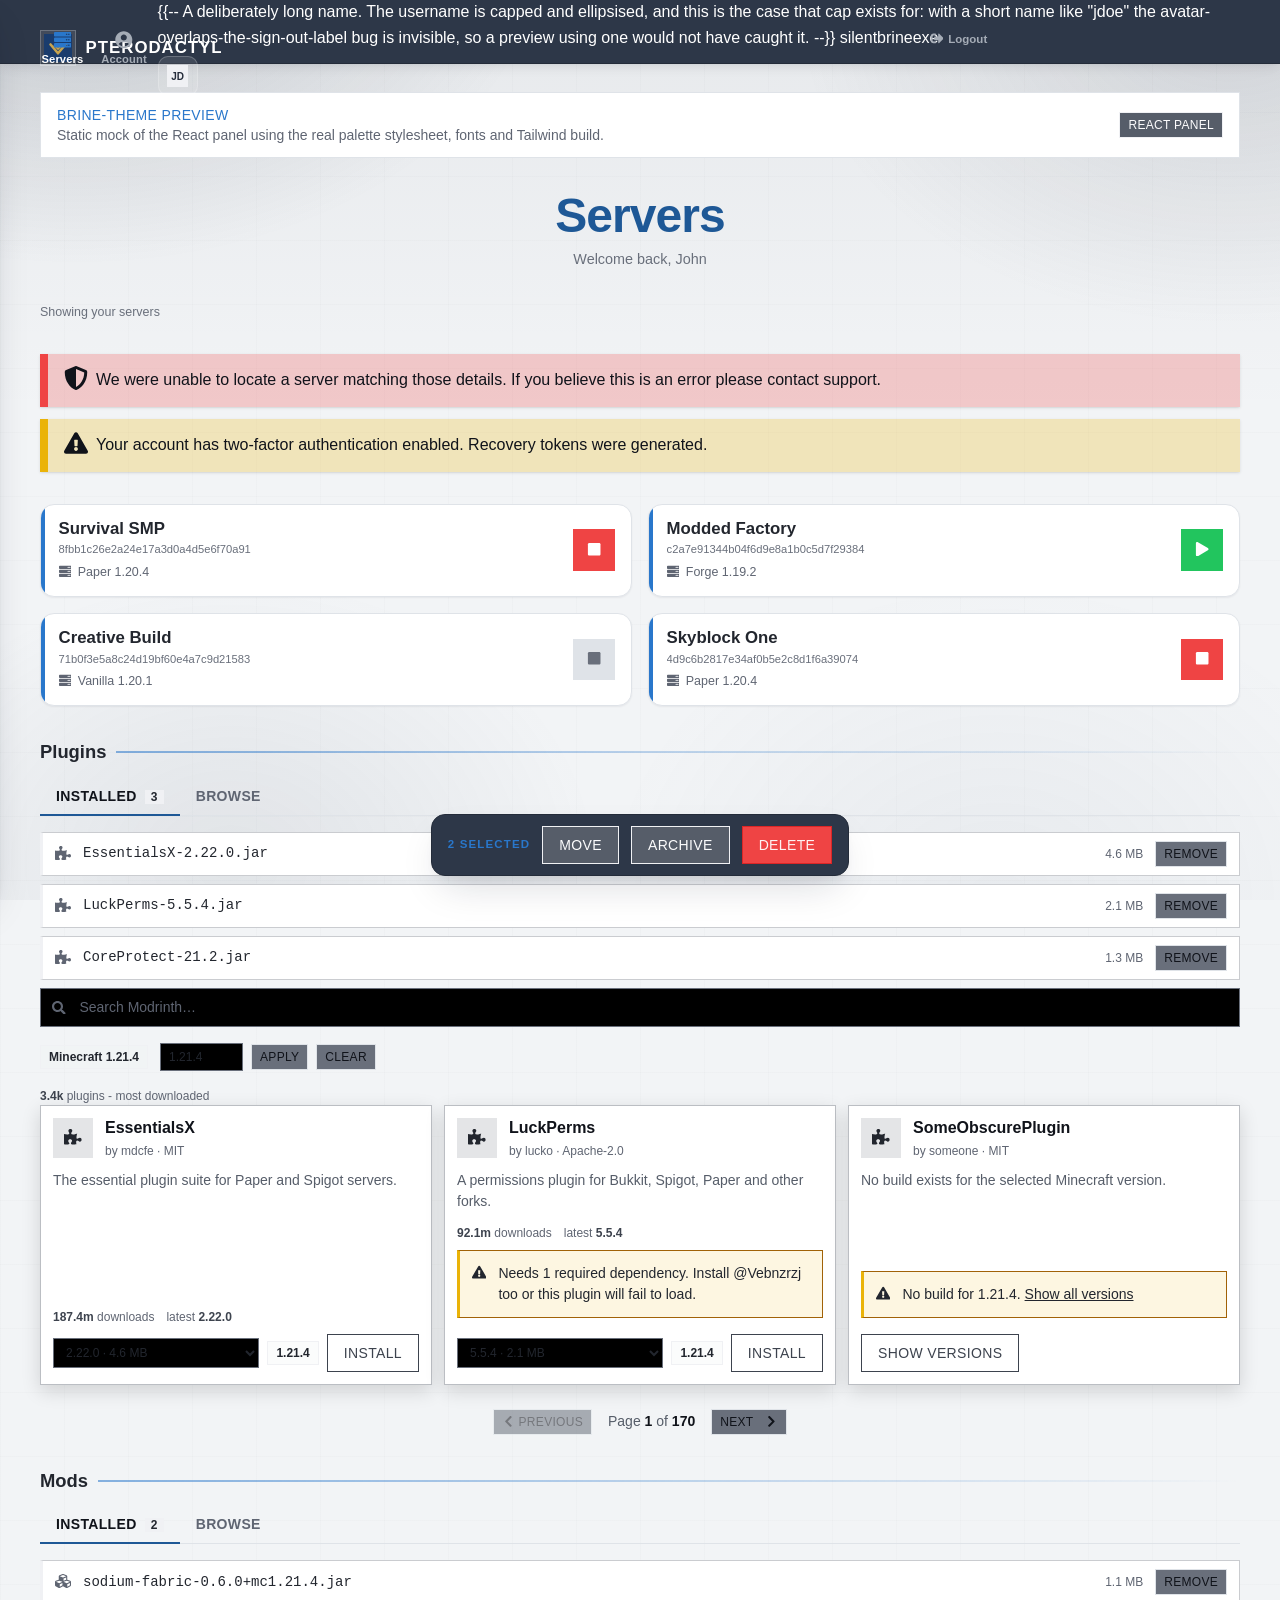
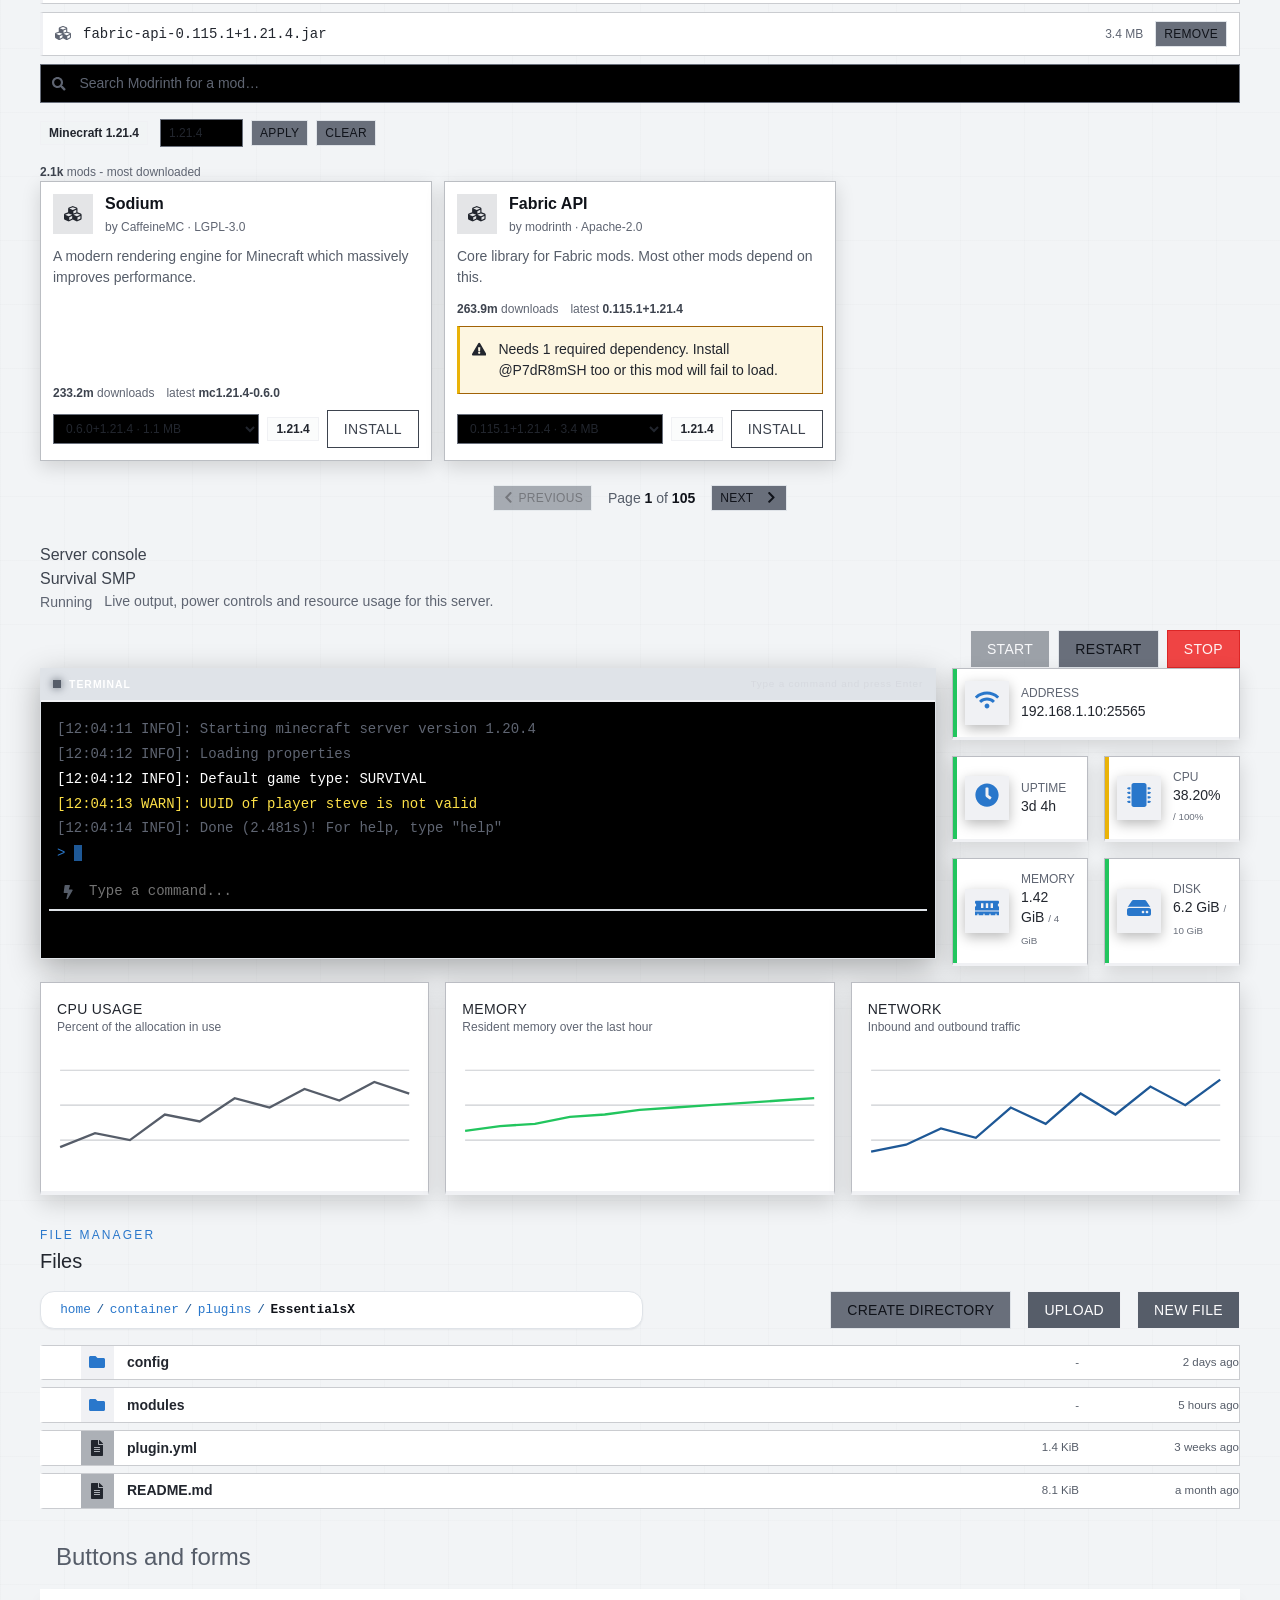
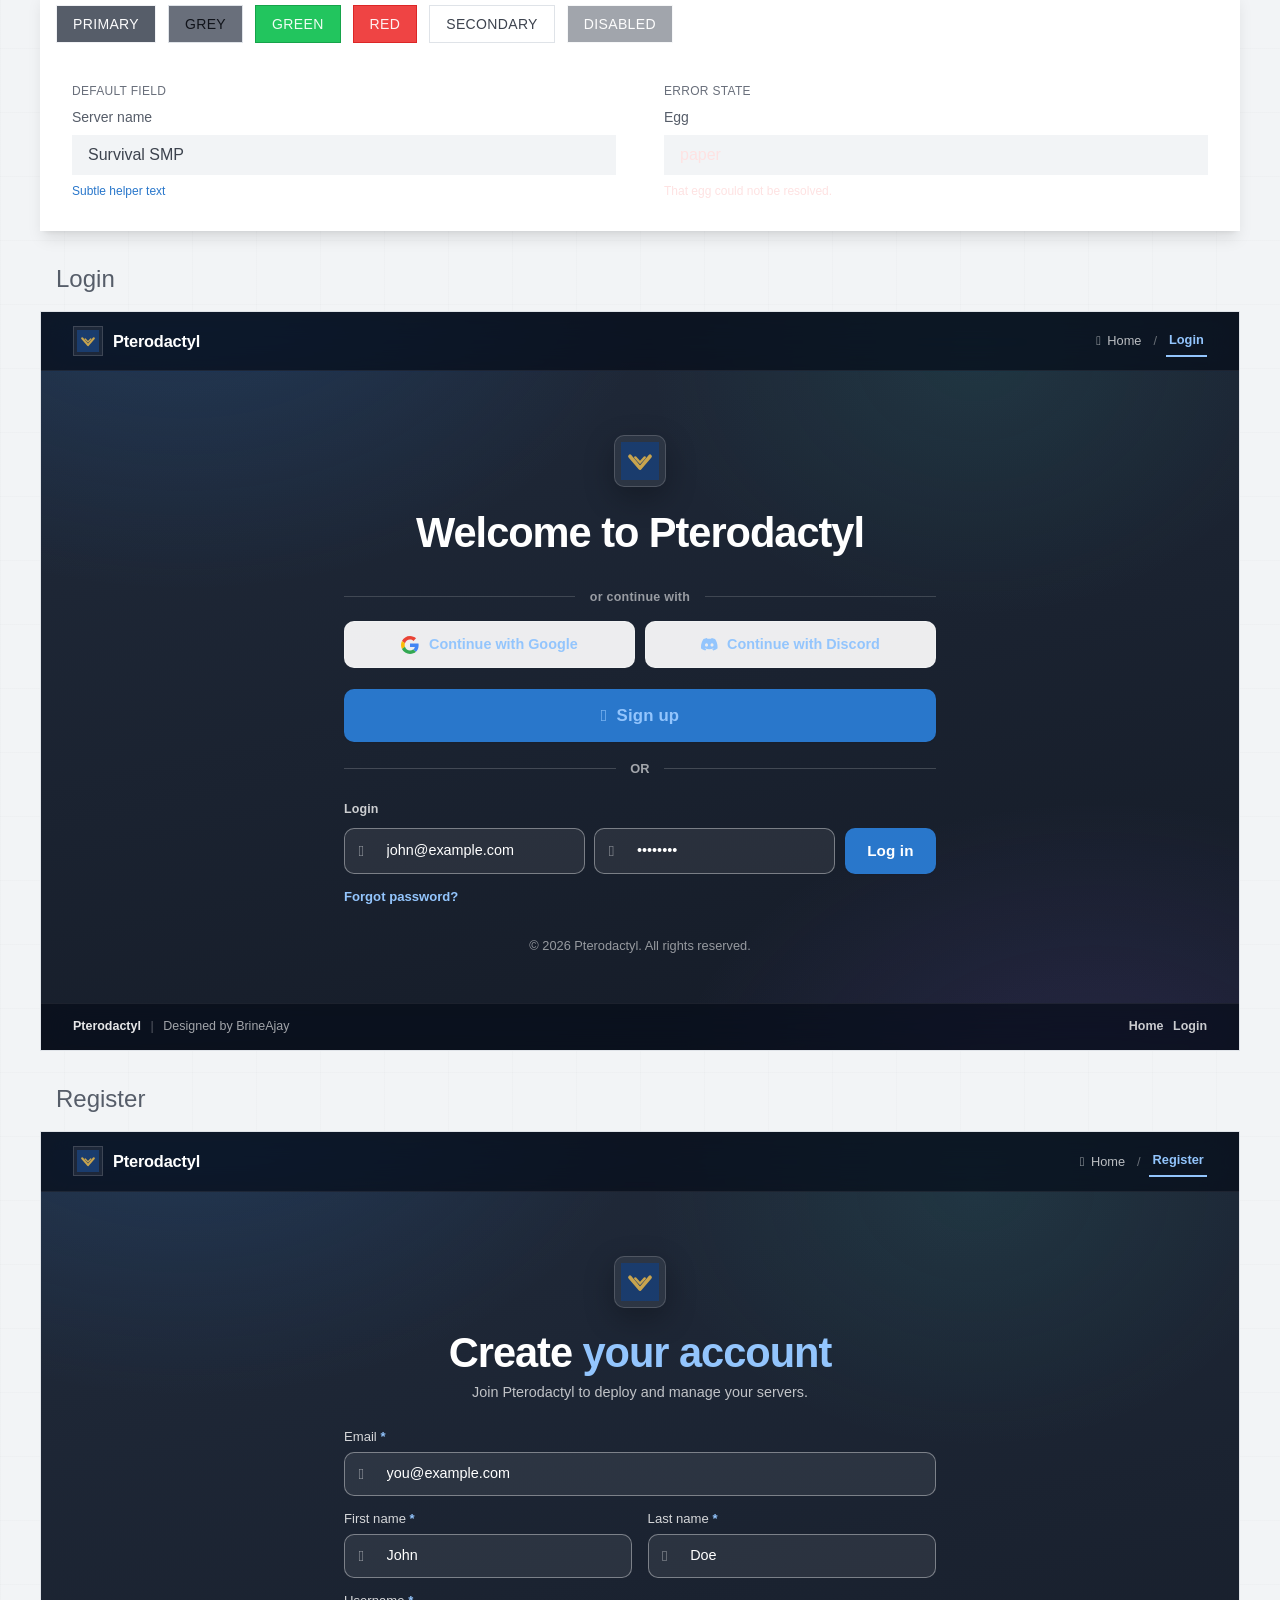
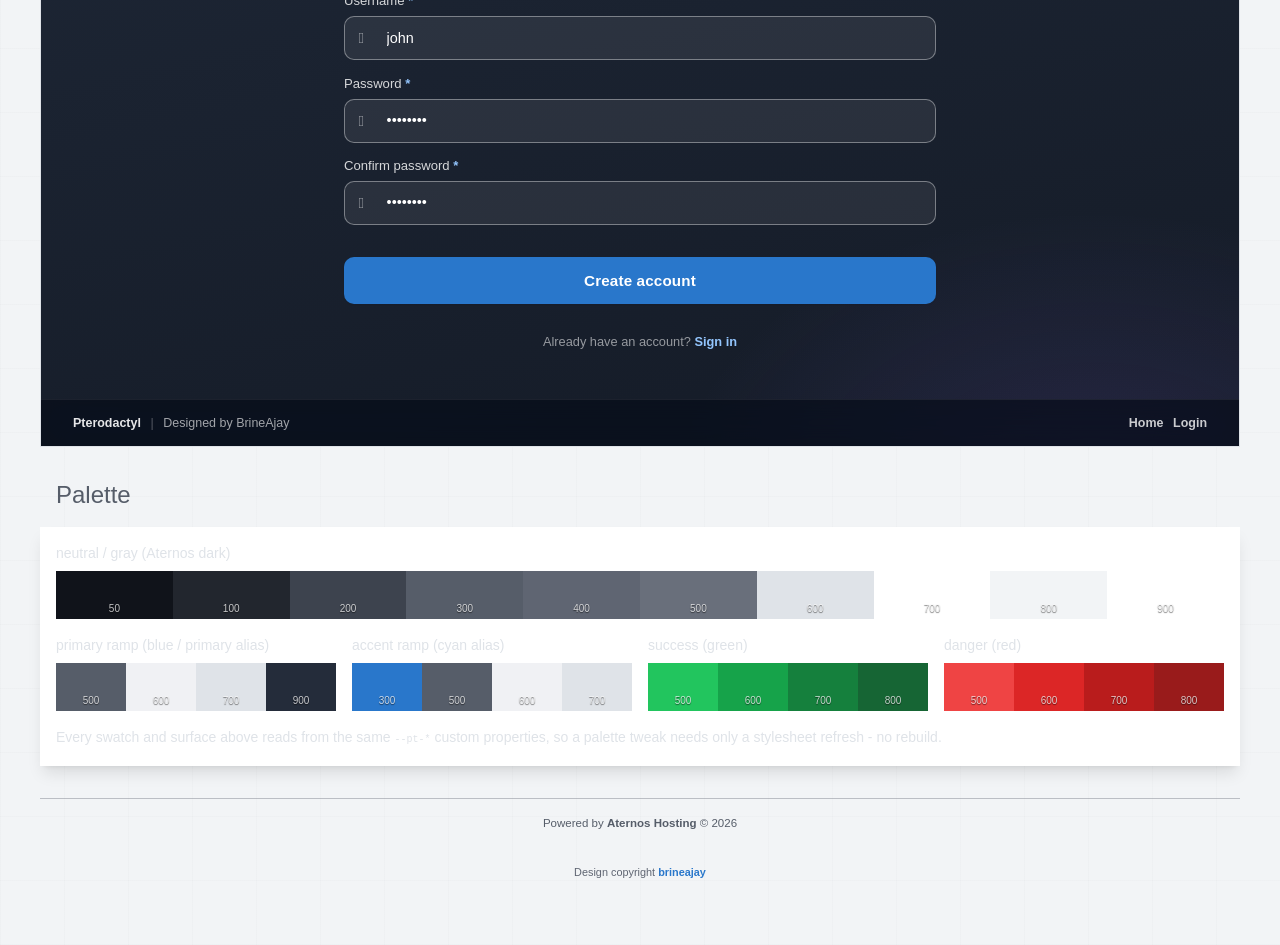
<file: preview/index.html>
<!DOCTYPE html>
<html lang="en" data-theme="dark">
    <head>
        <meta charset="utf-8" />
        <meta name="viewport" content="width=device-width, initial-scale=1" />
        <meta name="theme-color" content="#19152e" />
        <title>brine-theme - React panel preview</title>


        <link rel="stylesheet" href="../theme/public/themes/pterodactyl/css/pterodactyl-theme.css" />
        <link rel="stylesheet" href="panel-preview.css" />
    </head>

    <body class="bg-neutral-800 text-neutral-200">
        <div class="pt-shell">
            <div class="pt-shell-body">
                <!-- NavigationBar.tsx ------------------------------------------>
                <!--
                    Mirrors the real component: a two-column grid of
                    pt-topbar-lead (burger, brand lockup, page title) taking the
                    slack, and pt-topbar-tail carrying the icon-over-label
                    navigation plus a pt-topbar-account group holding the username,
                    the logout button and the avatar. There is no quick-link
                    cluster any more: Home / Discord / Status are no longer
                    rendered in the topbar, though Site Settings still configures
                    them and the auth screens still use Home. There is no
                    pt-sidebar either - the reference shell is a topbar only - so
                    the preview no longer renders one, or the audit this file was
                    used for would be reading markup that does not exist.
                -->
                <header class="pt-topbar">
                    <div class="pt-topbar-lead">
                        <button type="button" class="pt-burger" id="ptPreviewBurger" aria-label="Open navigation menu">
                            <span data-icon="bars" data-icon-size="1.1rem"></span>
                        </button>
                        <a href="#" class="pt-brand">
                            <span class="pt-brand-mark">
                                <img src="../theme/public/themes/pterodactyl/images/logo.svg" alt="">
                            </span>
                            <span class="pt-brand-name">Pterodactyl</span>
                        </a>
                        <span class="pt-topbar-where">
                            <strong>Dashboard</strong>
                            <small>Pterodactyl</small>
                        </span>
                    </div>

                    <div class="pt-topbar-tail">
                        <a href="#" class="pt-topnav-item active">
                            <span class="pt-topnav-icon" data-icon="server"></span>
                            <span class="pt-topnav-label">Servers</span>
                        </a>
                        <a href="#" class="pt-topnav-item">
                            <span class="pt-topnav-icon" data-icon="user-circle"></span>
                            <span class="pt-topnav-label">Account</span>
                        </a>
                        <div class="pt-topbar-account">
                            <div class="pt-topbar-user">
                                {{-- A deliberately long name. The username is capped
                                     and ellipsised, and this is the case that cap
                                     exists for: with a short name like "jdoe" the
                                     avatar-overlaps-the-sign-out-label bug is
                                     invisible, so a preview using one would not
                                     have caught it. --}}
                                <span class="pt-topbar-username">silentbrineexe</span>
                                <button type="button" class="pt-logout-btn">
                                    <span data-icon="sign-out-alt" data-icon-size="0.8rem"></span>
                                    <span>Logout</span>
                                </button>
                            </div>
                            <span class="pt-avatar-btn" style="cursor: default">
                                <span class="flex items-center justify-center w-full h-full rounded-full bg-gold-600 text-navy-900 text-2xs font-bold">JD</span>
                            </span>
                        </div>
                    </div>
                </header>

                <main class="pt-shell-main">
                    <div class="mx-auto w-full max-w-[1200px] space-y-8">
                        <!-- Preview banner ------------------------------------>
                        <section class="rounded border border-neutral-600 bg-neutral-700 px-4 py-3 flex flex-wrap items-center justify-between gap-3">
                            <div class="min-w-0">
                                <p class="text-sm uppercase tracking-wide text-gold-300">brine-theme preview</p>
                                <p class="text-neutral-400 text-sm">
                                    Static mock of the React panel using the real palette stylesheet, fonts and Tailwind build.
                                </p>
                            </div>
                            <div class="flex gap-3">
                                <a href="index.html" class="pt-btn pt-btn-primary pt-btn-xs">React panel</a>
                            </div>
                        </section>

                        <!-- DashboardContainer: head + Create row ----------->
                        <div class="pt-dash-head">
                            <h1 class="pt-dash-title">Servers</h1>
                            <p class="pt-dash-greeting">Welcome back, John</p>
                        </div>

                        <div class="pt-dash-bar">
                            <div class="pt-dash-bar-lead">
                                <span class="pt-dash-filter">Showing your servers</span>
                            </div>
                        </div>

                        <!-- alert/Alert.tsx ----------------------------------->
                        <div class="space-y-3">
                            <div class="pt-alert pt-alert-danger">
                                <span class="mr-2 text-red-500" data-icon="shield-alt" data-icon-size="1.5rem"></span>
                                <p>
                                    We were unable to locate a server matching those details. If you believe this is an error
                                    please contact support.
                                </p>
                            </div>
                            <div class="pt-alert pt-alert-warning">
                                <span class="mr-2 text-yellow-600" data-icon="exclamation-triangle" data-icon-size="1.5rem"></span>
                                <p>Your account has two-factor authentication enabled. Recovery tokens were generated.</p>
                            </div>
                        </div>

                        <!-- DashboardContainer: server grid -------------------->
                        <div class="pt-dash-grid">
                            <!-- ServerRow.tsx -->
                            <a href="#" class="pt-server-card" data-power="running">
                                <span class="pt-server-accent"></span>
                                <span class="pt-server-body">
                                    <span class="pt-server-name">Survival SMP</span>
                                    <span class="pt-server-uuid">8fbb1c26e2a24e17a3d0a4d5e6f70a91</span>
                                    <span class="pt-server-egg">
                                        <span data-icon="server" data-icon-size="0.8rem"></span>
                                        Paper 1.20.4
                                    </span>
                                </span>
                                <button type="button" class="pt-server-power" aria-label="Stop this server">
                                    <span data-icon="stop" data-icon-size="0.9rem"></span>
                                </button>
                            </a>

                            <a href="#" class="pt-server-card" data-power="stopped">
                                <span class="pt-server-accent"></span>
                                <span class="pt-server-body">
                                    <span class="pt-server-name">Modded Factory</span>
                                    <span class="pt-server-uuid">c2a7e91344b04f6d9e8a1b0c5d7f29384</span>
                                    <span class="pt-server-egg">
                                        <span data-icon="server" data-icon-size="0.8rem"></span>
                                        Forge 1.19.2
                                    </span>
                                </span>
                                <button type="button" class="pt-server-power" aria-label="Start this server">
                                    <span data-icon="play" data-icon-size="0.9rem"></span>
                                </button>
                            </a>

                            <a href="#" class="pt-server-card" data-power="busy">
                                <span class="pt-server-accent"></span>
                                <span class="pt-server-body">
                                    <span class="pt-server-name">Creative Build</span>
                                    <span class="pt-server-uuid">71b0f3e5a8c24d19bf60e4a7c9d21583</span>
                                    <span class="pt-server-egg">
                                        <span data-icon="server" data-icon-size="0.8rem"></span>
                                        Vanilla 1.20.1
                                    </span>
                                </span>
                                <button type="button" class="pt-server-power" disabled aria-label="Power state unavailable">
                                    <span data-icon="stop" data-icon-size="0.9rem"></span>
                                </button>
                            </a>

                            <a href="#" class="pt-server-card" data-power="running">
                                <span class="pt-server-accent"></span>
                                <span class="pt-server-body">
                                    <span class="pt-server-name">Skyblock One</span>
                                    <span class="pt-server-uuid">4d9c6b2817e34af0b5e2c8d1f6a39074</span>
                                    <span class="pt-server-egg">
                                        <span data-icon="server" data-icon-size="0.8rem"></span>
                                        Paper 1.20.4
                                    </span>
                                </span>
                                <button type="button" class="pt-server-power" aria-label="Stop this server">
                                    <span data-icon="stop" data-icon-size="0.9rem"></span>
                                </button>
                            </a>
                        </div>

                        <!-- Plugins ------------------------------------------->
                        <!-- Mirrors components/server/plugins/PluginsContainer.tsx.
                             Static: the tabs show the installed list, with a search
                             result set below it so both states of the page are
                             visible in one screenshot. -->
                        <section>
                            <h2 class="pt-section-title !mt-0">Plugins</h2>

                            <div class="pg-tabs">
                                <button type="button" class="pg-tab pg-tab--active">
                                    Installed<span class="pg-count">3</span>
                                </button>
                                <button type="button" class="pg-tab">Browse</button>
                            </div>

                            <div class="pg-row">
                                <span class="text-gray-400"><span data-icon="puzzle-piece" data-icon-size="1rem"></span></span>
                                <span class="pg-row-name">EssentialsX-2.22.0.jar</span>
                                <span class="pg-row-meta">4.6 MB</span>
                                <button type="button" class="pt-btn pt-btn-grey pt-btn-xs">Remove</button>
                            </div>
                            <div class="pg-row">
                                <span class="text-gray-400"><span data-icon="puzzle-piece" data-icon-size="1rem"></span></span>
                                <span class="pg-row-name">LuckPerms-5.5.4.jar</span>
                                <span class="pg-row-meta">2.1 MB</span>
                                <button type="button" class="pt-btn pt-btn-grey pt-btn-xs">Remove</button>
                            </div>
                            <div class="pg-row">
                                <span class="text-gray-400"><span data-icon="puzzle-piece" data-icon-size="1rem"></span></span>
                                <span class="pg-row-name">CoreProtect-21.2.jar</span>
                                <span class="pg-row-meta">1.3 MB</span>
                                <button type="button" class="pt-btn pt-btn-grey pt-btn-xs">Remove</button>
                            </div>

                            <div class="pg-toolbar mt-6">
                                <div class="pg-searchwrap">
                                    <span class="pg-searchicon" data-icon="search" data-icon-size="0.85rem"></span>
                                    <input class="pg-search" type="text" placeholder="Search Modrinth…" value="" aria-label="Search plugins" autocomplete="off" />
                                </div>
                            </div>

                            <div class="pg-filterbar">
                                <span class="pg-badge">Minecraft 1.21.4</span>
                                <form class="pg-versionform">
                                    <input class="pg-versioninput" type="text" value="1.21.4" aria-label="Minecraft version" size="8" />
                                    <button type="button" class="pt-btn pt-btn-grey pt-btn-xs">Apply</button>
                                    <button type="button" class="pt-btn pt-btn-grey pt-btn-xs">Clear</button>
                                </form>
                            </div>

                            <div class="pg-meta mb-3">
                                <span><strong>3.4k</strong> plugins - most downloaded</span>
                            </div>

                            <div class="pg-results">
                                <div class="pg-project">
                                    <div class="pg-project-head">
                                        <span class="pg-project-icon"><span data-icon="puzzle-piece" data-icon-size="1.1rem"></span></span>
                                        <span class="min-w-0 flex-1">
                                            <span class="pg-project-title block truncate">EssentialsX</span>
                                            <span class="pg-project-author">by mdcfe · MIT</span>
                                        </span>
                                    </div>
                                    <p class="pg-desc">The essential plugin suite for Paper and Spigot servers.</p>
                                    <div class="pg-meta mb-2">
                                        <span><strong>187.4m</strong> downloads</span>
                                        <span>latest <strong>2.22.0</strong></span>
                                    </div>
                                    <div class="pg-foot">
                                        <select class="pg-select" aria-label="Version for EssentialsX">
                                            <option>2.22.0 · 4.6 MB</option>
                                            <option>2.21.0 · 4.5 MB</option>
                                        </select>
                                        <span class="pg-badge">1.21.4</span>
                                        <button type="button" class="pt-btn">Install</button>
                                    </div>
                                </div>

                                <div class="pg-project">
                                    <div class="pg-project-head">
                                        <span class="pg-project-icon"><span data-icon="puzzle-piece" data-icon-size="1.1rem"></span></span>
                                        <span class="min-w-0 flex-1">
                                            <span class="pg-project-title block truncate">LuckPerms</span>
                                            <span class="pg-project-author">by lucko · Apache-2.0</span>
                                        </span>
                                    </div>
                                    <p class="pg-desc">A permissions plugin for Bukkit, Spigot, Paper and other forks.</p>
                                    <div class="pg-meta mb-2">
                                        <span><strong>92.1m</strong> downloads</span>
                                        <span>latest <strong>5.5.4</strong></span>
                                    </div>
                                    <div class="pg-notice pg-notice--warn mb-2">
                                        <span data-icon="exclamation-triangle" data-icon-size="0.9rem"></span>
                                        <span>Needs 1 required dependency. Install @Vebnzrzj too or this plugin will fail to load.</span>
                                    </div>
                                    <div class="pg-foot">
                                        <select class="pg-select" aria-label="Version for LuckPerms">
                                            <option>5.5.4 · 2.1 MB</option>
                                            <option>5.5.3 · 2.1 MB</option>
                                        </select>
                                        <span class="pg-badge">1.21.4</span>
                                        <button type="button" class="pt-btn">Install</button>
                                    </div>
                                </div>

                                <div class="pg-project">
                                    <div class="pg-project-head">
                                        <span class="pg-project-icon"><span data-icon="puzzle-piece" data-icon-size="1.1rem"></span></span>
                                        <span class="min-w-0 flex-1">
                                            <span class="pg-project-title block truncate">SomeObscurePlugin</span>
                                            <span class="pg-project-author">by someone · MIT</span>
                                        </span>
                                    </div>
                                    <p class="pg-desc">No build exists for the selected Minecraft version.</p>
                                    <div class="pg-notice pg-notice--warn mb-2">
                                        <span data-icon="exclamation-triangle" data-icon-size="0.9rem"></span>
                                        <span>No build for 1.21.4. <button type="button" class="pg-linkish">Show all versions</button></span>
                                    </div>
                                    <div class="pg-foot">
                                        <button type="button" class="pt-btn">Show versions</button>
                                    </div>
                                </div>
                            </div>

                            <div class="pg-pagination">
                                <button type="button" class="pt-btn pt-btn-grey pt-btn-xs" disabled>
                                    <span data-icon="chevron-left" data-icon-size="0.8rem"></span>
                                    <span class="ml-2">Previous</span>
                                </button>
                                <span class="pg-pageinfo">Page <strong>1</strong> of <strong>170</strong></span>
                                <button type="button" class="pt-btn pt-btn-grey pt-btn-xs">
                                    <span class="mr-2">Next</span>
                                    <span data-icon="chevron-right" data-icon-size="0.8rem"></span>
                                </button>
                            </div>
                        </section>

                        <!-- Mods (JarsContainer with kind="mods") ---------------->
                        <!-- Same component as Plugins, parameterised: directory mods/,
                             project_type:mod, loaders forge/fabric/quilt/neoforge. -->
                        <section>
                            <h2 class="pt-section-title !mt-0">Mods</h2>

                            <div class="pg-tabs">
                                <button type="button" class="pg-tab pg-tab--active">
                                    Installed<span class="pg-count">2</span>
                                </button>
                                <button type="button" class="pg-tab">Browse</button>
                            </div>

                            <div class="pg-row">
                                <span class="text-gray-400"><span data-icon="cubes" data-icon-size="1rem"></span></span>
                                <span class="pg-row-name">sodium-fabric-0.6.0+mc1.21.4.jar</span>
                                <span class="pg-row-meta">1.1 MB</span>
                                <button type="button" class="pt-btn pt-btn-grey pt-btn-xs">Remove</button>
                            </div>
                            <div class="pg-row">
                                <span class="text-gray-400"><span data-icon="cubes" data-icon-size="1rem"></span></span>
                                <span class="pg-row-name">fabric-api-0.115.1+1.21.4.jar</span>
                                <span class="pg-row-meta">3.4 MB</span>
                                <button type="button" class="pt-btn pt-btn-grey pt-btn-xs">Remove</button>
                            </div>

                            <div class="pg-toolbar mt-6">
                                <div class="pg-searchwrap">
                                    <span class="pg-searchicon" data-icon="search" data-icon-size="0.85rem"></span>
                                    <input class="pg-search" type="text" placeholder="Search Modrinth for a mod…" aria-label="Search Mods" autocomplete="off" />
                                </div>
                            </div>

                            <div class="pg-filterbar">
                                <span class="pg-badge">Minecraft 1.21.4</span>
                                <form class="pg-versionform">
                                    <input class="pg-versioninput" type="text" value="1.21.4" aria-label="Minecraft version" size="8" />
                                    <button type="button" class="pt-btn pt-btn-grey pt-btn-xs">Apply</button>
                                    <button type="button" class="pt-btn pt-btn-grey pt-btn-xs">Clear</button>
                                </form>
                            </div>

                            <div class="pg-meta mb-3">
                                <span><strong>2.1k</strong> mods - most downloaded</span>
                            </div>

                            <div class="pg-results">
                                <div class="pg-project">
                                    <div class="pg-project-head">
                                        <span class="pg-project-icon"><span data-icon="cubes" data-icon-size="1.1rem"></span></span>
                                        <span class="min-w-0 flex-1">
                                            <span class="pg-project-title block truncate">Sodium</span>
                                            <span class="pg-project-author">by CaffeineMC · LGPL-3.0</span>
                                        </span>
                                    </div>
                                    <p class="pg-desc">A modern rendering engine for Minecraft which massively improves performance.</p>
                                    <div class="pg-meta mb-2">
                                        <span><strong>233.2m</strong> downloads</span>
                                        <span>latest <strong>mc1.21.4-0.6.0</strong></span>
                                    </div>
                                    <div class="pg-foot">
                                        <select class="pg-select" aria-label="Version for Sodium">
                                            <option>0.6.0+1.21.4 · 1.1 MB</option>
                                            <option>0.5.8+1.21.1 · 1.0 MB</option>
                                        </select>
                                        <span class="pg-badge">1.21.4</span>
                                        <button type="button" class="pt-btn">Install</button>
                                    </div>
                                </div>

                                <div class="pg-project">
                                    <div class="pg-project-head">
                                        <span class="pg-project-icon"><span data-icon="cubes" data-icon-size="1.1rem"></span></span>
                                        <span class="min-w-0 flex-1">
                                            <span class="pg-project-title block truncate">Fabric API</span>
                                            <span class="pg-project-author">by modrinth · Apache-2.0</span>
                                        </span>
                                    </div>
                                    <p class="pg-desc">Core library for Fabric mods. Most other mods depend on this.</p>
                                    <div class="pg-meta mb-2">
                                        <span><strong>263.9m</strong> downloads</span>
                                        <span>latest <strong>0.115.1+1.21.4</strong></span>
                                    </div>
                                    <div class="pg-notice pg-notice--warn mb-2">
                                        <span data-icon="exclamation-triangle" data-icon-size="0.9rem"></span>
                                        <span>Needs 1 required dependency. Install @P7dR8mSH too or this mod will fail to load.</span>
                                    </div>
                                    <div class="pg-foot">
                                        <select class="pg-select" aria-label="Version for Fabric API">
                                            <option>0.115.1+1.21.4 · 3.4 MB</option>
                                        </select>
                                        <span class="pg-badge">1.21.4</span>
                                        <button type="button" class="pt-btn">Install</button>
                                    </div>
                                </div>
                            </div>

                            <div class="pg-pagination">
                                <button type="button" class="pt-btn pt-btn-grey pt-btn-xs" disabled>
                                    <span data-icon="chevron-left" data-icon-size="0.8rem"></span>
                                    <span class="ml-2">Previous</span>
                                </button>
                                <span class="pg-pageinfo">Page <strong>1</strong> of <strong>105</strong></span>
                                <button type="button" class="pt-btn pt-btn-grey pt-btn-xs">
                                    <span class="mr-2">Next</span>
                                    <span data-icon="chevron-right" data-icon-size="0.8rem"></span>
                                </button>
                            </div>
                        </section>


                        <!-- ServerConsoleContainer.tsx ------------------------->
                        <section>
                            <div class="pt-console-head">
                                <div class="min-w-0">
                                    <p class="pt-hero-eyebrow">Server console</p>
                                    <h1>Survival SMP</h1>
                                    <p class="pt-console-desc">
                                        <span class="pt-chip pt-chip--online mr-2 align-middle">Running</span>
                                        Live output, power controls and resource usage for this server.
                                    </p>
                                </div>
                                <div class="pt-console-actions">
                                    <div class="flex flex-wrap justify-start sm:justify-end gap-2 w-full sm:w-auto">
                                        <button type="button" class="pt-btn pt-btn-primary pt-power" disabled>Start</button>
                                        <button type="button" class="pt-btn pt-btn-grey">Restart</button>
                                        <button type="button" class="pt-btn pt-btn-red">Stop</button>
                                    </div>
                                </div>
                            </div>

                            <div class="grid grid-cols-4 gap-2 sm:gap-4 mb-4">
                                <div class="col-span-4 lg:col-span-3">
                                    <!-- console/Console.tsx -->
                                    <div class="terminal_container">
                                        <div class="terminal_bar">
                                            <span class="terminal_dot"></span>
                                            <span class="terminal_title">Terminal</span>
                                            <span class="terminal_hint">Type a command and press Enter</span>
                                        </div>
                                        <div class="terminal">
                                            <div class="p-2 font-mono text-sm leading-relaxed text-green-300 space-y-0.5">
                                                <p class="text-gray-400">[12:04:11 INFO]: Starting minecraft server version 1.20.4</p>
                                                <p class="text-gray-400">[12:04:12 INFO]: Loading properties</p>
                                                <p class="text-white">[12:04:12 INFO]: Default game type: SURVIVAL</p>
                                                <p class="text-yellow-300">[12:04:13 WARN]: UUID of player steve is not valid</p>
                                                <p class="text-gray-400">[12:04:14 INFO]: Done (2.481s)! For help, type "help"</p>
                                                <p class="text-gold-300">&gt; <span class="inline-block w-2 h-4 bg-gold-400 align-middle"></span></p>
                                            </div>
                                            <div class="relative">
                                                <span class="command_icon" data-icon="bolt" data-icon-size="0.9rem"></span>
                                                <input class="command_input" placeholder="Type a command..." />
                                            </div>
                                        </div>
                                    </div>
                                </div>

                                <!-- ServerDetailsBlock.tsx / StatBlock.tsx ------>
                                <div class="col-span-4 lg:col-span-1 grid grid-cols-6 gap-2 md:gap-4 order-last lg:order-none">
                                    <div class="pt-console-stat col-span-6">
                                        <div class="status_bar bg-green-500"></div>
                                        <div class="icon bg-navy-600 text-gold-300"><span data-icon="wifi" data-icon-size="1.5rem"></span></div>
                                        <div class="flex-1 min-w-0">
                                            <p class="text-neutral-400 text-xs uppercase">Address</p>
                                            <p class="text-neutral-100 text-sm truncate">192.168.1.10:25565</p>
                                        </div>
                                    </div>
                                    <div class="pt-console-stat col-span-3">
                                        <div class="status_bar bg-green-500"></div>
                                        <div class="icon bg-navy-600 text-gold-300"><span data-icon="clock" data-icon-size="1.5rem"></span></div>
                                        <div class="flex-1 min-w-0">
                                            <p class="text-neutral-400 text-xs uppercase">Uptime</p>
                                            <p class="text-neutral-100 text-sm">3d 4h</p>
                                        </div>
                                    </div>
                                    <div class="pt-console-stat col-span-3">
                                        <div class="status_bar bg-yellow-500"></div>
                                        <div class="icon bg-navy-600 text-gold-300"><span data-icon="cpu" data-icon-size="1.5rem"></span></div>
                                        <div class="flex-1 min-w-0">
                                            <p class="text-neutral-400 text-xs uppercase">CPU</p>
                                            <p class="text-neutral-100 text-sm">38.20% <span class="text-neutral-500 text-[70%]">/ 100%</span></p>
                                        </div>
                                    </div>
                                    <div class="pt-console-stat col-span-3">
                                        <div class="status_bar bg-green-500"></div>
                                        <div class="icon bg-navy-600 text-gold-300"><span data-icon="memory" data-icon-size="1.5rem"></span></div>
                                        <div class="flex-1 min-w-0">
                                            <p class="text-neutral-400 text-xs uppercase">Memory</p>
                                            <p class="text-neutral-100 text-sm">1.42 GiB <span class="text-neutral-500 text-[70%]">/ 4 GiB</span></p>
                                        </div>
                                    </div>
                                    <div class="pt-console-stat col-span-3">
                                        <div class="status_bar bg-green-500"></div>
                                        <div class="icon bg-navy-600 text-gold-300"><span data-icon="hdd" data-icon-size="1.5rem"></span></div>
                                        <div class="flex-1 min-w-0">
                                            <p class="text-neutral-400 text-xs uppercase">Disk</p>
                                            <p class="text-neutral-100 text-sm">6.2 GiB <span class="text-neutral-500 text-[70%]">/ 10 GiB</span></p>
                                        </div>
                                    </div>
                                </div>
                            </div>

                            <!-- StatGraphs.tsx --------------------------------->
                            <div class="grid grid-cols-1 md:grid-cols-3 gap-2 sm:gap-4">
                                <div class="chart_container p-4">
                                    <h3 class="text-sm uppercase tracking-wide">CPU Usage</h3>
                                    <p class="text-xs">Percent of the allocation in use</p>
                                    <svg viewBox="0 0 300 110" class="w-full h-32 mt-3">
                                        <g stroke="rgb(var(--pt-gray-500) / 0.35)" stroke-width="1">
                                            <line x1="0" y1="20" x2="300" y2="20"></line>
                                            <line x1="0" y1="50" x2="300" y2="50"></line>
                                            <line x1="0" y1="80" x2="300" y2="80"></line>
                                        </g>
                                        <polyline fill="none" stroke="rgb(var(--pt-gold-500))" stroke-width="2"
                                            points="0,86 30,74 60,80 90,58 120,64 150,44 180,52 210,36 240,46 270,30 300,40"></polyline>
                                    </svg>
                                </div>
                                <div class="chart_container p-4">
                                    <h3 class="text-sm uppercase tracking-wide">Memory</h3>
                                    <p class="text-xs">Resident memory over the last hour</p>
                                    <svg viewBox="0 0 300 110" class="w-full h-32 mt-3">
                                        <g stroke="rgb(var(--pt-gray-500) / 0.35)" stroke-width="1">
                                            <line x1="0" y1="20" x2="300" y2="20"></line>
                                            <line x1="0" y1="50" x2="300" y2="50"></line>
                                            <line x1="0" y1="80" x2="300" y2="80"></line>
                                        </g>
                                        <polyline fill="none" stroke="rgb(var(--pt-green-500))" stroke-width="2"
                                            points="0,72 30,68 60,66 90,60 120,58 150,54 180,52 210,50 240,48 270,46 300,44"></polyline>
                                    </svg>
                                </div>
                                <div class="chart_container p-4">
                                    <h3 class="text-sm uppercase tracking-wide">Network</h3>
                                    <p class="text-xs">Inbound and outbound traffic</p>
                                    <svg viewBox="0 0 300 110" class="w-full h-32 mt-3">
                                        <g stroke="rgb(var(--pt-gray-500) / 0.35)" stroke-width="1">
                                            <line x1="0" y1="20" x2="300" y2="20"></line>
                                            <line x1="0" y1="50" x2="300" y2="50"></line>
                                            <line x1="0" y1="80" x2="300" y2="80"></line>
                                        </g>
                                        <polyline fill="none" stroke="rgb(var(--pt-navy-400))" stroke-width="2"
                                            points="0,90 30,84 60,70 90,78 120,52 150,66 180,40 210,58 240,34 270,50 300,28"></polyline>
                                    </svg>
                                </div>
                            </div>
                        </section>

                        <!-- File manager -------------------------------------->
                        <section>
                            <p class="text-xs uppercase tracking-[0.18em] text-gold-300 mb-1">File manager</p>
                            <h2 class="text-xl text-neutral-100 mb-4">Files</h2>

                            <div class="flex flex-wrap-reverse md:flex-nowrap mb-4 gap-4">
                                <div class="fm-path">
                                    <span class="fm-path-pad"></span>
                                    <span class="fm-path-root">home</span>
                                    <span class="fm-path-sep">/</span>
                                    <a href="#" class="fm-path-link">container</a>
                                    <span class="fm-path-sep">/</span>
                                    <a href="#" class="fm-path-link">plugins</a>
                                    <span class="fm-path-sep">/</span>
                                    <span class="fm-path-leaf">EssentialsX</span>
                                </div>
                                <div class="grid grid-cols-2 sm:grid-cols-3 w-full gap-4 mb-4 md:flex md:flex-1 md:justify-end md:mb-0">
                                    <button type="button" class="pt-btn pt-btn-grey">Create Directory</button>
                                    <button type="button" class="pt-btn pt-btn-primary">Upload</button>
                                    <button type="button" class="pt-btn pt-btn-primary">New File</button>
                                </div>
                            </div>

                            <div class="fm-file-row">
                                <span class="file_tile" data-icon="folder" data-icon-size="1rem"></span>
                                <span class="file_name">config</span>
                                <span class="file_meta file_meta--size">-</span>
                                <span class="file_meta file_meta--time">2 days ago</span>
                            </div>
                            <div class="fm-file-row">
                                <span class="file_tile" data-icon="folder" data-icon-size="1rem"></span>
                                <span class="file_name">modules</span>
                                <span class="file_meta file_meta--size">-</span>
                                <span class="file_meta file_meta--time">5 hours ago</span>
                            </div>
                            <div class="fm-file-row">
                                <span class="file_tile file_tile--file" data-icon="file-alt" data-icon-size="1rem"></span>
                                <span class="file_name">plugin.yml</span>
                                <span class="file_meta file_meta--size">1.4 KiB</span>
                                <span class="file_meta file_meta--time">3 weeks ago</span>
                            </div>
                            <div class="fm-file-row">
                                <span class="file_tile file_tile--file" data-icon="file-alt" data-icon-size="1rem"></span>
                                <span class="file_name">README.md</span>
                                <span class="file_meta file_meta--size">8.1 KiB</span>
                                <span class="file_meta file_meta--time">a month ago</span>
                            </div>

                            <div class="fixed bottom-0 left-0 right-0 mb-6 flex justify-center z-50 pointer-events-none px-4">
                                <div class="fm-mass pointer-events-auto">
                                    <span class="fm-mass-count">2 selected</span>
                                    <button type="button" class="pt-btn pt-btn-primary">Move</button>
                                    <button type="button" class="pt-btn pt-btn-primary">Archive</button>
                                    <button type="button" class="pt-btn pt-btn-red">Delete</button>
                                </div>
                            </div>
                        </section>

                        <!-- ContentBox.tsx: buttons + forms --------------------->
                        <section>
                            <h2 class="text-neutral-300 mb-4 px-4 text-2xl">Buttons and forms</h2>
                            <div class="pt-content-box space-y-6">
                                <div class="flex flex-wrap gap-3">
                                    <button type="button" class="pt-btn pt-btn-primary">Primary</button>
                                    <button type="button" class="pt-btn pt-btn-grey">Grey</button>
                                    <button type="button" class="pt-btn pt-btn-green">Green</button>
                                    <button type="button" class="pt-btn pt-btn-red">Red</button>
                                    <button type="button" class="pt-btn pt-btn-secondary">Secondary</button>
                                    <button type="button" class="pt-btn pt-btn-primary" disabled>Disabled</button>
                                </div>

                                <div class="grid grid-cols-1 sm:grid-cols-2 gap-4">
                                    <div class="rounded p-4 bg-neutral-700 space-y-2">
                                        <p class="text-neutral-500 text-xs uppercase tracking-wide">Default field</p>
                                        <label class="block text-neutral-300 text-sm mb-2">Server name</label>
                                        <input class="text_input" value="Survival SMP" />
                                        <p class="input-help text-gold-300 text-xs">Subtle helper text</p>
                                    </div>
                                    <div class="rounded p-4 bg-neutral-700 space-y-2">
                                        <p class="text-neutral-500 text-xs uppercase tracking-wide">Error state</p>
                                        <label class="block text-neutral-300 text-sm mb-2">Egg</label>
                                        <input class="text_input text-red-100" value="paper" />
                                        <p class="input-help text-red-100 text-xs">That egg could not be resolved.</p>
                                    </div>
                                </div>
                            </div>
                        </section>

                        <!-- LoginFormContainer.tsx -------------------->
                        <section>
                            <h2 class="text-neutral-300 mb-4 px-4 text-2xl">Login</h2>
                            <div class="overflow-hidden border border-neutral-600">
                                <div class="pt-auth-page" style="min-height: 36rem">
                                    <header class="pt-auth-bar">
                                        <a class="pt-auth-bar-brand" href="#">
                                            <span class="pt-auth-bar-mark">
                                                <img src="../theme/public/themes/pterodactyl/images/logo.svg" alt="" />
                                            </span>
                                            <span class="pt-auth-bar-name">Pterodactyl</span>
                                        </a>
                                        <nav class="pt-crumbs" aria-label="Breadcrumb">
                                            <a class="pt-crumb" href="#">
                                                <span aria-hidden="true">&#xf015;</span>
                                                <span>Home</span>
                                            </a>
                                            <span class="pt-crumb-sep" aria-hidden="true">/</span>
                                            <span class="pt-crumb is-current">Login</span>
                                        </nav>
                                    </header>
                                    <div class="pt-auth-body">
                                        <div class="pt-auth">
                                            <div class="pt-auth-lockup">
                                                <span class="pt-auth-emblem">
                                                    <img src="../theme/public/themes/pterodactyl/images/logo.svg" alt="" />
                                                </span>
                                            </div>
                                            <div class="pt-auth-column">
                                                <div class="pt-auth-heading">
                                                    <h1>Welcome to Pterodactyl</h1>
                                                </div>
                                                <!-- SocialLoginButtons.tsx --------->
                                                <!--
                                                    Mirrors the real component. The
                                                    Google G is inline SVG for the
                                                    same reason the real one is:
                                                    the panel ships only
                                                    free-solid-svg-icons, so the
                                                    brand marks are not available
                                                    as dependencies. Google keeps
                                                    its four colours (their brand
                                                    rules require the full mark on
                                                    a light background); Discord is
                                                    currentColor, which their rules
                                                    permit on light.

                                                    Shown here with both providers
                                                    enabled because that is the
                                                    only interesting case to
                                                    eyeball - the component
                                                    returns null when none is
                                                    configured, so the real login
                                                    page is simply this without
                                                    the block.
                                                -->
                                                <div class="pt-auth-social">
                                                    <div class="pt-auth-social-rule">
                                                        <span>or continue with</span>
                                                    </div>
                                                    <div class="pt-auth-social-row">
                                                        <a class="pt-auth-social-btn pt-auth-social-btn--google" href="#">
                                                            <svg viewBox="0 0 48 48" class="pt-social-mark" aria-hidden="true" focusable="false">
                                                                <path fill="#EA4335" d="M24 9.5c3.54 0 6.71 1.22 9.21 3.6l6.85-6.85C35.9 2.38 30.47 0 24 0 14.62 0 6.51 5.38 2.56 13.22l7.98 6.19C12.43 13.72 17.74 9.5 24 9.5z" />
                                                                <path fill="#4285F4" d="M46.98 24.55c0-1.57-.15-3.09-.38-4.55H24v9.02h12.94c-.58 2.96-2.26 5.48-4.78 7.18l7.73 6c4.51-4.18 7.09-10.36 7.09-17.65z" />
                                                                <path fill="#FBBC05" d="M10.53 28.59c-.48-1.45-.76-2.99-.76-4.59s.27-3.14.76-4.59l-7.98-6.19C.92 16.46 0 20.12 0 24c0 3.88.92 7.54 2.56 10.78l7.97-6.19z" />
                                                                <path fill="#34A853" d="M24 48c6.48 0 11.93-2.13 15.89-5.81l-7.73-6c-2.15 1.45-4.92 2.3-8.16 2.3-6.26 0-11.57-4.22-13.47-9.91l-7.98 6.19C6.51 42.62 14.62 48 24 48z" />
                                                            </svg>
                                                            <span>Continue with Google</span>
                                                        </a>
                                                        <a class="pt-auth-social-btn pt-auth-social-btn--discord" href="#">
                                                            <svg viewBox="0 0 24 24" class="pt-social-mark" aria-hidden="true" focusable="false">
                                                                <path fill="currentColor" d="M20.317 4.3698a19.7913 19.7913 0 00-4.8851-1.5152.0741.0741 0 00-.0785.0371c-.211.3753-.4447.8648-.6083 1.2495-1.8447-.2762-3.68-.2762-5.4868 0-.1636-.3933-.4058-.8742-.6177-1.2495a.077.077 0 00-.0785-.037 19.7363 19.7363 0 00-4.8852 1.515.0699.0699 0 00-.0321.0277C.5334 9.0458-.319 13.5799.0992 18.0578a.0824.0824 0 00.0312.0561c2.0528 1.5076 4.0413 2.4228 5.9929 3.0294a.0777.0777 0 00.0842-.0276c.4616-.6304.8731-1.2952 1.226-1.9942a.076.076 0 00-.0416-.1057c-.6528-.2476-1.2743-.5495-1.8722-.8923a.077.077 0 01-.0076-.1277c.1258-.0943.2517-.1923.3718-.2914a.0743.0743 0 01.0776-.0105c3.9278 1.7933 8.18 1.7933 12.0614 0a.0739.0739 0 01.0785.0095c.1202.099.246.1981.3728.2924a.077.077 0 01-.0066.1276 12.2986 12.2986 0 01-1.873.8914.0766.0766 0 00-.0407.1067c.3604.698.7719 1.3628 1.225 1.9932a.076.076 0 00.0842.0286c1.961-.6067 3.9495-1.5219 6.0023-3.0294a.077.077 0 00.0313-.0552c.5004-5.177-.8382-9.6739-3.5485-13.6604a.061.061 0 00-.0312-.0286zM8.02 15.3312c-1.1825 0-2.1569-1.0857-2.1569-2.419 0-1.3332.9555-2.4189 2.157-2.4189 1.2108 0 2.1757 1.0952 2.1568 2.419 0 1.3332-.9555 2.4189-2.1568 2.4189zm7.9748 0c-1.1825 0-2.1569-1.0857-2.1569-2.419 0-1.3332.9554-2.4189 2.1569-2.4189 1.2108 0 2.1757 1.0952 2.1568 2.419 0 1.3332-.946 2.4189-2.1568 2.4189z" />
                                                            </svg>
                                                            <span>Continue with Discord</span>
                                                        </a>
                                                    </div>
                                                </div>
                                                <a class="pt-auth-signup" href="#register">
                                                    <span aria-hidden="true">&#xf234;</span>
                                                    <span>Sign up</span>
                                                </a>
                                                <div class="pt-auth-or" aria-hidden="true">
                                                    <span class="pt-auth-or-rule"></span>
                                                    <span class="pt-auth-or-word">or</span>
                                                    <span class="pt-auth-or-rule"></span>
                                                </div>
                                                <div class="pt-auth-section-label">Login</div>
                                                <div class="pt-auth-inline">
                                                    <div class="pt-auth-field">
                                                        <span class="pt-auth-field-icon" aria-hidden="true">&#xf007;</span>
                                                        <label class="block text-sm mb-2">Username or Email</label>
                                                        <input class="text_input" placeholder="Username" value="john@example.com" />
                                                    </div>
                                                    <div class="pt-auth-field">
                                                        <span class="pt-auth-field-icon" aria-hidden="true">&#xf023;</span>
                                                        <label class="block text-sm mb-2">Password</label>
                                                        <input class="text_input" type="password" placeholder="Password" value="hunter22" />
                                                    </div>
                                                    <button type="submit" class="pt-btn pt-btn-primary">Log in</button>
                                                </div>
                                                <div class="pt-auth-aside">
                                                    <a class="pt-auth-aside-link" href="#">Forgot password?</a>
                                                </div>
                                                <div class="pt-auth-footer">&copy; 2026 Pterodactyl. All rights reserved.</div>
                                            </div>
                                        </div>
                                    </div>
                                    <footer class="pt-auth-foot">
                                        <p class="pt-auth-credit">
                                            <strong>Pterodactyl</strong>
                                            <span class="pt-auth-credit-div" aria-hidden="true">|</span>
                                            <span>Designed by BrineAjay</span>
                                        </p>
                                        <nav class="pt-auth-foot-nav" aria-label="Footer">
                                            <a href="#">Home</a>
                                            <a href="#">Login</a>
                                        </nav>
                                    </footer>
                                </div>
                            </div>
                        </section>

                        <!-- RegisterContainer.tsx ---------------------->
                        <section id="register">
                            <h2 class="text-neutral-300 mb-4 px-4 text-2xl">Register</h2>
                            <div class="overflow-hidden border border-neutral-600">
                                <div class="pt-auth-page" style="min-height: 46rem">
                                    <header class="pt-auth-bar">
                                        <a class="pt-auth-bar-brand" href="#">
                                            <span class="pt-auth-bar-mark">
                                                <img src="../theme/public/themes/pterodactyl/images/logo.svg" alt="" />
                                            </span>
                                            <span class="pt-auth-bar-name">Pterodactyl</span>
                                        </a>
                                        <nav class="pt-crumbs" aria-label="Breadcrumb">
                                            <a class="pt-crumb" href="#">
                                                <span aria-hidden="true">&#xf015;</span>
                                                <span>Home</span>
                                            </a>
                                            <span class="pt-crumb-sep" aria-hidden="true">/</span>
                                            <span class="pt-crumb is-current">Register</span>
                                        </nav>
                                    </header>
                                    <div class="pt-auth-body">
                                        <div class="pt-auth">
                                            <div class="pt-auth-lockup">
                                                <span class="pt-auth-emblem">
                                                    <img src="../theme/public/themes/pterodactyl/images/logo.svg" alt="" />
                                                </span>
                                            </div>
                                            <div class="pt-auth-column">
                                                <div class="pt-auth-heading">
                                                    <h1>Create <span class="pt-auth-heading-accent">your account</span></h1>
                                                    <p>Join Pterodactyl to deploy and manage your servers.</p>
                                                </div>
                                                <div class="pt-auth-stack">
                                                    <div class="pt-auth-field">
                                                        <span class="pt-auth-field-icon" aria-hidden="true">&#xf0e0;</span>
                                                        <label class="block text-sm mb-2">Email <span class="pt-auth-req" aria-hidden="true">*</span></label>
                                                        <input class="text_input" placeholder="you@example.com" value="you@example.com" />
                                                    </div>
                                                    <div class="pt-auth-pair">
                                                        <div class="pt-auth-field">
                                                            <span class="pt-auth-field-icon" aria-hidden="true">&#xf007;</span>
                                                            <label class="block text-sm mb-2">First name <span class="pt-auth-req" aria-hidden="true">*</span></label>
                                                            <input class="text_input" placeholder="John" value="John" />
                                                        </div>
                                                        <div class="pt-auth-field">
                                                            <span class="pt-auth-field-icon" aria-hidden="true">&#xf007;</span>
                                                            <label class="block text-sm mb-2">Last name <span class="pt-auth-req" aria-hidden="true">*</span></label>
                                                            <input class="text_input" placeholder="Doe" value="Doe" />
                                                        </div>
                                                    </div>
                                                    <div class="pt-auth-field">
                                                        <span class="pt-auth-field-icon" aria-hidden="true">&#xf007;</span>
                                                        <label class="block text-sm mb-2">Username <span class="pt-auth-req" aria-hidden="true">*</span></label>
                                                        <input class="text_input" placeholder="Choose a username" value="john" />
                                                    </div>
                                                    <div class="pt-auth-field">
                                                        <span class="pt-auth-field-icon" aria-hidden="true">&#xf023;</span>
                                                        <label class="block text-sm mb-2">Password <span class="pt-auth-req" aria-hidden="true">*</span></label>
                                                        <input class="text_input" type="password" placeholder="Create a strong password" value="hunter22" />
                                                    </div>
                                                    <div class="pt-auth-field">
                                                        <span class="pt-auth-field-icon" aria-hidden="true">&#xf023;</span>
                                                        <label class="block text-sm mb-2">Confirm password <span class="pt-auth-req" aria-hidden="true">*</span></label>
                                                        <input class="text_input" type="password" placeholder="Confirm your password" value="hunter22" />
                                                    </div>
                                                    <button type="submit" class="pt-btn pt-btn-primary pt-btn-block">Create account</button>
                                                </div>
                                                <div class="pt-auth-footer">Already have an account? <a href="#">Sign in</a></div>
                                            </div>
                                        </div>
                                    </div>
                                    <footer class="pt-auth-foot">
                                        <p class="pt-auth-credit">
                                            <strong>Pterodactyl</strong>
                                            <span class="pt-auth-credit-div" aria-hidden="true">|</span>
                                            <span>Designed by BrineAjay</span>
                                        </p>
                                        <nav class="pt-auth-foot-nav" aria-label="Footer">
                                            <a href="#">Home</a>
                                            <a href="#">Login</a>
                                        </nav>
                                    </footer>
                                </div>
                            </div>
                        </section>

                        <!-- Palette ---------------------------------------------->
                        <section>
                            <h2 class="text-neutral-300 mb-4 px-4 text-2xl">Palette</h2>
                            <div class="pt-content-box space-y-4">
                                <div>
                                    <p class="text-neutral-600 text-sm mb-2">neutral / gray (Aternos dark)</p>
                                    <div class="pt-palette">
                                        <div class="pt-swatch" data-step="50" style="background: rgb(var(--pt-gray-50))"></div>
                                        <div class="pt-swatch" data-step="100" style="background: rgb(var(--pt-gray-100))"></div>
                                        <div class="pt-swatch" data-step="200" style="background: rgb(var(--pt-gray-200))"></div>
                                        <div class="pt-swatch" data-step="300" style="background: rgb(var(--pt-gray-300))"></div>
                                        <div class="pt-swatch" data-step="400" style="background: rgb(var(--pt-gray-400))"></div>
                                        <div class="pt-swatch" data-step="500" style="background: rgb(var(--pt-gray-500))"></div>
                                        <div class="pt-swatch" data-step="600" style="background: rgb(var(--pt-gray-600))"></div>
                                        <div class="pt-swatch" data-step="700" style="background: rgb(var(--pt-gray-700))"></div>
                                        <div class="pt-swatch" data-step="800" style="background: rgb(var(--pt-gray-800))"></div>
                                        <div class="pt-swatch" data-step="900" style="background: rgb(var(--pt-gray-900))"></div>
                                    </div>
                                </div>

                                <div class="grid grid-cols-1 sm:grid-cols-2 lg:grid-cols-4 gap-4">
                                    <div>
                                        <p class="text-neutral-600 text-sm mb-2">primary ramp (blue / primary alias)</p>
                                        <div class="pt-palette">
                                            <div class="pt-swatch" data-step="500" style="background: rgb(var(--pt-navy-500))"></div>
                                            <div class="pt-swatch" data-step="600" style="background: rgb(var(--pt-navy-600))"></div>
                                            <div class="pt-swatch" data-step="700" style="background: rgb(var(--pt-navy-700))"></div>
                                            <div class="pt-swatch" data-step="900" style="background: rgb(var(--pt-navy-900))"></div>
                                        </div>
                                    </div>
                                    <div>
                                        <p class="text-neutral-600 text-sm mb-2">accent ramp (cyan alias)</p>
                                        <div class="pt-palette">
                                            <div class="pt-swatch" data-step="300" style="background: rgb(var(--pt-gold-300))"></div>
                                            <div class="pt-swatch" data-step="500" style="background: rgb(var(--pt-gold-500))"></div>
                                            <div class="pt-swatch" data-step="600" style="background: rgb(var(--pt-gold-600))"></div>
                                            <div class="pt-swatch" data-step="700" style="background: rgb(var(--pt-gold-700))"></div>
                                        </div>
                                    </div>
                                    <div>
                                        <p class="text-neutral-600 text-sm mb-2">success (green)</p>
                                        <div class="pt-palette">
                                            <div class="pt-swatch" data-step="500" style="background: rgb(var(--pt-green-500))"></div>
                                            <div class="pt-swatch" data-step="600" style="background: rgb(var(--pt-green-600))"></div>
                                            <div class="pt-swatch" data-step="700" style="background: rgb(var(--pt-green-700))"></div>
                                            <div class="pt-swatch" data-step="800" style="background: rgb(var(--pt-green-800))"></div>
                                        </div>
                                    </div>
                                    <div>
                                        <p class="text-neutral-600 text-sm mb-2">danger (red)</p>
                                        <div class="pt-palette">
                                            <div class="pt-swatch" data-step="500" style="background: rgb(var(--pt-red-500))"></div>
                                            <div class="pt-swatch" data-step="600" style="background: rgb(var(--pt-red-600))"></div>
                                            <div class="pt-swatch" data-step="700" style="background: rgb(var(--pt-red-700))"></div>
                                            <div class="pt-swatch" data-step="800" style="background: rgb(var(--pt-red-800))"></div>
                                        </div>
                                    </div>
                                </div>

                                <p class="text-neutral-600 text-sm">
                                    Every swatch and surface above reads from the same
                                    <code class="font-mono text-2xs">--pt-*</code> custom properties, so a palette tweak
                                    needs only a stylesheet refresh - no rebuild.
                                </p>
                            </div>
                        </section>

                        <footer class="pt-footer">
                            Powered by <strong>Aternos Hosting</strong> &copy; <span id="ptPreviewYear"></span>
                        </footer>
                        <p class="pt-footer-credit">
                            Design copyright
                            <a href="https://ajaykafle.com.np" target="_blank" rel="noopener noreferrer">brineajay</a>
                        </p>
                    </div>
                </main>
            </div>

            <!-- AppShell drawer ------------------------------------------------>
            <div class="pt-drawer" id="ptPreviewDrawer" aria-hidden="true">
                <div class="pt-drawer-scrim" data-drawer-close></div>
                <aside class="pt-drawer-panel" role="dialog" aria-label="Navigation">
                    <button type="button" class="pt-drawer-close" data-drawer-close aria-label="Close navigation menu">&times;</button>

                    <a href="#" class="pt-brand">
                        <span class="pt-brand-mark">P</span>
                        <span class="min-w-0">
                            <span class="pt-brand-name block truncate">Pterodactyl</span>
                            <span class="pt-brand-sub">Panel</span>
                        </span>
                    </a>
                    <nav class="pt-nav">
                        <div class="pt-nav-section">Overview</div>
                        <a href="#" class="pt-nav-item active">
                            <span class="pt-nav-ico" data-icon="layer-group" data-icon-size="1rem"></span>
                            <span class="flex-1 truncate">Dashboard</span>
                        </a>
                        <div class="pt-nav-section">Account</div>
                        <a href="#" class="pt-nav-item">
                            <span class="pt-nav-ico" data-icon="user-circle" data-icon-size="1rem"></span>
                            <span class="flex-1 truncate">Account</span>
                        </a>
                        <a href="#" class="pt-nav-item">
                            <span class="pt-nav-ico" data-icon="history" data-icon-size="1rem"></span>
                            <span class="flex-1 truncate">Activity</span>
                        </a>
                        <div class="pt-nav-section">Server</div>
                        <a href="#" class="pt-nav-item">
                            <span class="pt-nav-ico" data-icon="terminal" data-icon-size="1rem"></span>
                            <span class="flex-1 truncate">Console</span>
                        </a>
                        <a href="#" class="pt-nav-item">
                            <span class="pt-nav-ico" data-icon="folder" data-icon-size="1rem"></span>
                            <span class="flex-1 truncate">Files</span>
                        </a>
                        <a href="#" class="pt-nav-item">
                            <span class="pt-nav-ico" data-icon="database" data-icon-size="1rem"></span>
                            <span class="flex-1 truncate">Databases</span>
                        </a>
                        <a href="#" class="pt-nav-item">
                            <span class="pt-nav-ico" data-icon="archive" data-icon-size="1rem"></span>
                            <span class="flex-1 truncate">Backups</span>
                        </a>
                        <!-- The theme's own jar routes. Shown per server based on
                             what it can actually hold: plugins/ means Plugins,
                             mods/ means Mods. A hybrid with both gets both. -->
                        <a href="#" class="pt-nav-item">
                            <span class="pt-nav-ico" data-icon="puzzle-piece" data-icon-size="1rem"></span>
                            <span class="flex-1 truncate">Plugins</span>
                        </a>
                        <a href="#" class="pt-nav-item">
                            <span class="pt-nav-ico" data-icon="cubes" data-icon-size="1rem"></span>
                            <span class="flex-1 truncate">Mods</span>
                        </a>
                    </nav>
                </aside>
            </div>
        </div>

        <script src="icons.js"></script>
        <script src="preview.js"></script>
    </body>
</html>
</file>
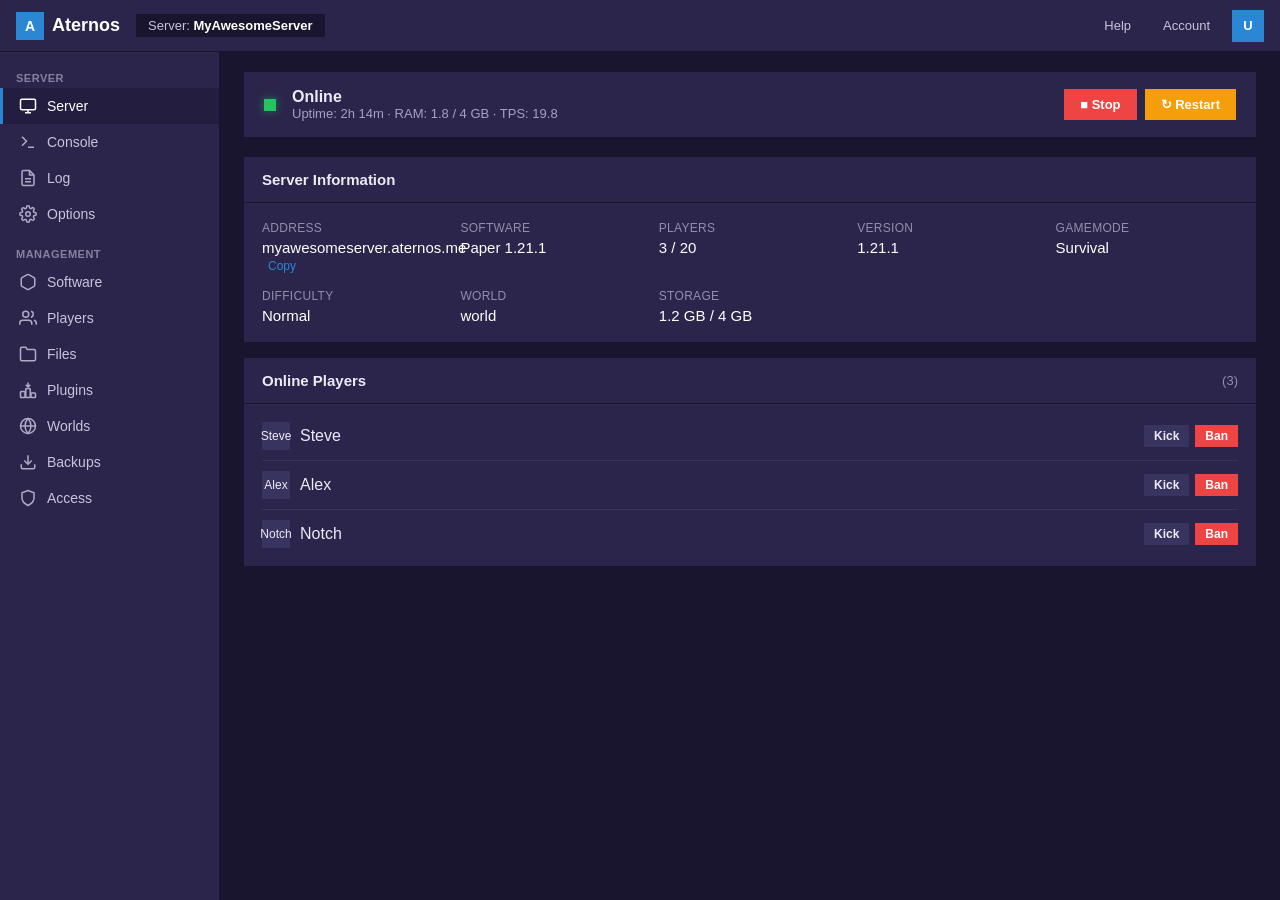
<file: aternos-panel.html>
<!DOCTYPE html>
<html lang="en">
<head>
<meta charset="UTF-8">
<meta name="viewport" content="width=device-width, initial-scale=1.0">
<title>Aternos - Server Panel</title>
<style>
  * { margin: 0; padding: 0; box-sizing: border-box; }
  body {
    font-family: -apple-system, BlinkMacSystemFont, "Segoe UI", Roboto, "Helvetica Neue", Arial, sans-serif;
    background: #19152e;
    color: #edeaf8;
    min-height: 100vh;
    display: flex;
    flex-direction: column;
  }
  /* Header */
  .header {
    height: 52px;
    background: #2b254c;
    display: flex;
    align-items: center;
    justify-content: space-between;
    padding: 0 16px;
    border-bottom: 1px solid #19152e;
    position: sticky;
    top: 0;
    z-index: 100;
  }
  .header-left { display: flex; align-items: center; gap: 16px; }
  .logo {
    display: flex;
    align-items: center;
    gap: 8px;
    font-weight: 700;
    font-size: 18px;
    color: #fff;
    text-decoration: none;
  }
  .logo-icon {
    width: 28px; height: 28px;
    background: #2b87d3;
    border-radius: 0;
    display: flex; align-items: center; justify-content: center;
    font-size: 14px; font-weight: 800; color: #fff;
  }
  .server-badge {
    background: #19152e;
    padding: 4px 12px;
    border-radius: 0;
    font-size: 13px;
    color: #c8c3de;
  }
  .server-badge strong { color: #fff; }
  .header-right { display: flex; align-items: center; gap: 12px; }
  .header-btn {
    background: transparent;
    border: none;
    color: #c8c3de;
    cursor: pointer;
    padding: 6px 10px;
    border-radius: 0;
    font-size: 13px;
  }
  .header-btn:hover { background: #39335f; color: #fff; }
  .user-avatar {
    width: 32px; height: 32px;
    background: #2b87d3;
    border-radius: 0;
    display: flex; align-items: center; justify-content: center;
    font-weight: 600; font-size: 13px; color: #fff;
  }

  /* Layout */
  .layout { display: flex; flex: 1; min-height: calc(100vh - 52px); }

  /* Sidebar */
  .sidebar {
    width: 220px;
    background: #2b254c;
    border-right: 1px solid #19152e;
    padding: 12px 0;
    flex-shrink: 0;
    overflow-y: auto;
  }
  .nav-section { margin-bottom: 8px; }
  .nav-label {
    padding: 8px 16px 4px;
    font-size: 11px;
    text-transform: uppercase;
    letter-spacing: 0.5px;
    color: #8680a2;
    font-weight: 600;
  }
  .nav-item {
    display: flex;
    align-items: center;
    gap: 10px;
    padding: 9px 16px;
    color: #c8c3de;
    cursor: pointer;
    font-size: 14px;
    border-left: 3px solid transparent;
    transition: all 0.15s;
  }
  .nav-item:hover { background: #39335f; color: #fff; }
  .nav-item.active {
    background: #231e40;
    color: #fff;
    border-left-color: #2b87d3;
  }
  .nav-item svg { width: 18px; height: 18px; flex-shrink: 0; opacity: 0.85; }
  .nav-item.active svg { opacity: 1; }

  /* Main content */
  .main {
    flex: 1;
    overflow-y: auto;
    padding: 20px 24px;
    background: #19152e;
  }
  .page { display: none; }
  .page.active { display: block; }

  /* Status bar (always visible on top of content) */
  .status-bar {
    background: #2b254c;
    border-radius: 0;
    padding: 16px 20px;
    display: flex;
    align-items: center;
    justify-content: space-between;
    margin-bottom: 20px;
    flex-wrap: wrap;
    gap: 12px;
  }
  .status-info { display: flex; align-items: center; gap: 16px; flex-wrap: wrap; }
  .status-dot {
    width: 12px; height: 12px;
    border-radius: 0;
    background: #22c55e;
    box-shadow: 0 0 8px #22c55e88;
  }
  .status-dot.offline { background: #ef4444; box-shadow: 0 0 8px #ef444488; }
  .status-text { font-weight: 600; font-size: 16px; }
  .status-meta { color: #a6a0c2; font-size: 13px; }
  .status-actions { display: flex; gap: 8px; flex-wrap: wrap; }
  .btn {
    padding: 8px 16px;
    border: none;
    border-radius: 0;
    font-size: 13px;
    font-weight: 600;
    cursor: pointer;
    transition: all 0.15s;
    display: inline-flex;
    align-items: center;
    gap: 6px;
  }
  .btn-start { background: #22c55e; color: #fff; }
  .btn-start:hover { background: #16a34a; }
  .btn-stop { background: #ef4444; color: #fff; }
  .btn-stop:hover { background: #dc2626; }
  .btn-restart { background: #f59e0b; color: #fff; }
  .btn-restart:hover { background: #d97706; }
  .btn-secondary {
    background: #39335f;
    color: #edeaf8;
  }
  .btn-secondary:hover { background: #484176; }
  .btn-primary { background: #2b87d3; color: #fff; }
  .btn-primary:hover { background: #1e6fb8; }
  .btn:disabled { opacity: 0.5; cursor: not-allowed; }

  /* Cards */
  .card {
    background: #2b254c;
    border-radius: 0;
    margin-bottom: 16px;
    overflow: hidden;
  }
  .card-header {
    padding: 14px 18px;
    border-bottom: 1px solid #19152e;
    font-weight: 600;
    font-size: 15px;
    display: flex;
    align-items: center;
    justify-content: space-between;
  }
  .card-body { padding: 18px; }

  /* Server info grid */
  .info-grid {
    display: grid;
    grid-template-columns: repeat(auto-fit, minmax(180px, 1fr));
    gap: 16px;
  }
  .info-item label {
    display: block;
    font-size: 12px;
    color: #938daf;
    margin-bottom: 4px;
    text-transform: uppercase;
    letter-spacing: 0.3px;
  }
  .info-item .value {
    font-size: 15px;
    font-weight: 500;
    color: #fff;
  }
  .info-item .value a { color: #2b87d3; text-decoration: none; }
  .info-item .value a:hover { text-decoration: underline; }
  .copy-btn {
    background: none; border: none; color: #2b87d3;
    cursor: pointer; font-size: 12px; margin-left: 6px;
  }

  /* Players list */
  .player-list { list-style: none; }
  .player-item {
    display: flex;
    align-items: center;
    justify-content: space-between;
    padding: 10px 0;
    border-bottom: 1px solid #39335f;
  }
  .player-item:last-child { border-bottom: none; }
  .player-left { display: flex; align-items: center; gap: 10px; }
  .player-avatar {
    width: 28px; height: 28px;
    background: #39335f;
    border-radius: 0;
    display: flex; align-items: center; justify-content: center;
    font-size: 12px;
  }
  .player-actions { display: flex; gap: 6px; }
  .btn-sm { padding: 4px 10px; font-size: 12px; }

  /* Console */
  .console-wrap {
    background: #0a0812;
    border-radius: 0;
    overflow: hidden;
    display: flex;
    flex-direction: column;
    height: 480px;
  }
  .console-toolbar {
    background: #120f1e;
    padding: 8px 12px;
    display: flex;
    align-items: center;
    justify-content: space-between;
    border-bottom: 1px solid #120f1e;
  }
  .console-output {
    flex: 1;
    overflow-y: auto;
    padding: 12px 14px;
    font-family: "SF Mono", "Fira Code", "Consolas", monospace;
    font-size: 13px;
    line-height: 1.55;
    color: #c8c3de;
  }
  .log-line { margin-bottom: 2px; white-space: pre-wrap; word-break: break-all; }
  .log-time { color: #938daf; }
  .log-info { color: #559dd8; }
  .log-warn { color: #d29922; }
  .log-error { color: #f85149; }
  .log-success { color: #3fb950; }
  .console-input-row {
    display: flex;
    border-top: 1px solid #120f1e;
    background: #120f1e;
  }
  .console-input {
    flex: 1;
    background: transparent;
    border: none;
    color: #c8c3de;
    padding: 12px 14px;
    font-family: "SF Mono", "Fira Code", "Consolas", monospace;
    font-size: 13px;
    outline: none;
  }
  .console-input::placeholder { color: #39335f; }
  .console-send {
    background: #2b87d3;
    border: none;
    color: #fff;
    padding: 0 18px;
    cursor: pointer;
    font-weight: 600;
    font-size: 13px;
  }
  .console-send:hover { background: #1e6fb8; }

  /* File manager */
  .fm-toolbar {
    display: flex;
    align-items: center;
    gap: 8px;
    margin-bottom: 12px;
    flex-wrap: wrap;
  }
  .breadcrumb {
    display: flex;
    align-items: center;
    gap: 4px;
    font-size: 13px;
    color: #a6a0c2;
    flex: 1;
  }
  .breadcrumb span { cursor: pointer; }
  .breadcrumb span:hover { color: #2b87d3; }
  .breadcrumb .sep { color: #484176; cursor: default; }
  .file-table {
    width: 100%;
    border-collapse: collapse;
  }
  .file-table th {
    text-align: left;
    padding: 10px 14px;
    font-size: 12px;
    color: #938daf;
    font-weight: 600;
    border-bottom: 1px solid #39335f;
    text-transform: uppercase;
    letter-spacing: 0.3px;
  }
  .file-table td {
    padding: 10px 14px;
    border-bottom: 1px solid #39335f;
    font-size: 14px;
  }
  .file-table tr:hover td { background: #39335f; }
  .file-name {
    display: flex;
    align-items: center;
    gap: 8px;
    cursor: pointer;
  }
  .file-name:hover { color: #2b87d3; }
  .file-icon { width: 18px; height: 18px; opacity: 0.9; }
  .file-size, .file-date { color: #938daf; font-size: 13px; }
  .file-actions { display: flex; gap: 6px; opacity: 0; }
  .file-table tr:hover .file-actions { opacity: 1; }
  .icon-btn {
    background: none; border: none; color: #a6a0c2;
    cursor: pointer; padding: 4px; border-radius: 0;
  }
  .icon-btn:hover { background: #484176; color: #fff; }

  /* Options form */
  .option-row {
    display: flex;
    align-items: center;
    justify-content: space-between;
    padding: 12px 0;
    border-bottom: 1px solid #39335f;
  }
  .option-row:last-child { border-bottom: none; }
  .option-label { font-size: 14px; }
  .option-desc { font-size: 12px; color: #938daf; margin-top: 2px; }
  .toggle {
    width: 44px; height: 24px;
    background: #39335f;
    border-radius: 0;
    position: relative;
    cursor: pointer;
    transition: background 0.2s;
  }
  .toggle.on { background: #2b87d3; }
  .toggle::after {
    content: '';
    position: absolute;
    width: 18px; height: 18px;
    background: #fff;
    border-radius: 0;
    top: 3px; left: 3px;
    transition: transform 0.2s;
  }
  .toggle.on::after { transform: translateX(20px); }
  select, input[type="text"], input[type="number"] {
    background: #19152e;
    border: 1px solid #39335f;
    color: #edeaf8;
    padding: 6px 10px;
    border-radius: 0;
    font-size: 13px;
    outline: none;
  }
  select:focus, input:focus { border-color: #2b87d3; }

  /* Software / Plugins cards */
  .software-grid {
    display: grid;
    grid-template-columns: repeat(auto-fill, minmax(200px, 1fr));
    gap: 12px;
  }
  .software-card {
    background: #19152e;
    border: 1px solid #39335f;
    border-radius: 0;
    padding: 16px;
    cursor: pointer;
    transition: border-color 0.15s;
  }
  .software-card:hover, .software-card.selected { border-color: #2b87d3; }
  .software-card h4 { margin-bottom: 4px; font-size: 15px; }
  .software-card p { font-size: 12px; color: #938daf; }

  /* Responsive */
  @media (max-width: 768px) {
    .sidebar { width: 56px; }
    .nav-label, .nav-item span { display: none; }
    .nav-item { justify-content: center; padding: 12px; }
    .main { padding: 12px; }
    .status-bar { flex-direction: column; align-items: flex-start; }
  }
</style>
</head>
<body>

<!-- Header -->
<header class="header">
  <div class="header-left">
    <a href="#" class="logo">
      <div class="logo-icon">A</div>
      Aternos
    </a>
    <div class="server-badge">Server: <strong>MyAwesomeServer</strong></div>
  </div>
  <div class="header-right">
    <button class="header-btn">Help</button>
    <button class="header-btn">Account</button>
    <div class="user-avatar">U</div>
  </div>
</header>

<div class="layout">
  <!-- Sidebar -->
  <nav class="sidebar">
    <div class="nav-section">
      <div class="nav-label">Server</div>
      <div class="nav-item active" data-page="server" onclick="switchPage('server', this)">
        <svg viewBox="0 0 24 24" fill="none" stroke="currentColor" stroke-width="2"><rect x="2" y="3" width="20" height="14" rx="2"/><path d="M8 21h8M12 17v4"/></svg>
        <span>Server</span>
      </div>
      <div class="nav-item" data-page="console" onclick="switchPage('console', this)">
        <svg viewBox="0 0 24 24" fill="none" stroke="currentColor" stroke-width="2"><polyline points="4 17 10 11 4 5"/><line x1="12" y1="19" x2="20" y2="19"/></svg>
        <span>Console</span>
      </div>
      <div class="nav-item" data-page="log" onclick="switchPage('log', this)">
        <svg viewBox="0 0 24 24" fill="none" stroke="currentColor" stroke-width="2"><path d="M14 2H6a2 2 0 0 0-2 2v16a2 2 0 0 0 2 2h12a2 2 0 0 0 2-2V8z"/><polyline points="14 2 14 8 20 8"/><line x1="16" y1="13" x2="8" y2="13"/><line x1="16" y1="17" x2="8" y2="17"/></svg>
        <span>Log</span>
      </div>
      <div class="nav-item" data-page="options" onclick="switchPage('options', this)">
        <svg viewBox="0 0 24 24" fill="none" stroke="currentColor" stroke-width="2"><circle cx="12" cy="12" r="3"/><path d="M19.4 15a1.65 1.65 0 0 0 .33 1.82l.06.06a2 2 0 0 1-2.83 2.83l-.06-.06a1.65 1.65 0 0 0-1.82-.33 1.65 1.65 0 0 0-1 1.51V21a2 2 0 0 1-4 0v-.09A1.65 1.65 0 0 0 9 19.4a1.65 1.65 0 0 0-1.82.33l-.06.06a2 2 0 0 1-2.83-2.83l.06-.06A1.65 1.65 0 0 0 4.68 15a1.65 1.65 0 0 0-1.51-1H3a2 2 0 0 1 0-4h.09A1.65 1.65 0 0 0 4.6 9a1.65 1.65 0 0 0-.33-1.82l-.06-.06a2 2 0 0 1 2.83-2.83l.06.06A1.65 1.65 0 0 0 9 4.68a1.65 1.65 0 0 0 1-1.51V3a2 2 0 0 1 4 0v.09a1.65 1.65 0 0 0 1 1.51 1.65 1.65 0 0 0 1.82-.33l.06-.06a2 2 0 0 1 2.83 2.83l-.06.06A1.65 1.65 0 0 0 19.4 9a1.65 1.65 0 0 0 1.51 1H21a2 2 0 0 1 0 4h-.09a1.65 1.65 0 0 0-1.51 1z"/></svg>
        <span>Options</span>
      </div>
    </div>
    <div class="nav-section">
      <div class="nav-label">Management</div>
      <div class="nav-item" data-page="software" onclick="switchPage('software', this)">
        <svg viewBox="0 0 24 24" fill="none" stroke="currentColor" stroke-width="2"><path d="M21 16V8a2 2 0 0 0-1-1.73l-7-4a2 2 0 0 0-2 0l-7 4A2 2 0 0 0 3 8v8a2 2 0 0 0 1 1.73l7 4a2 2 0 0 0 2 0l7-4A2 2 0 0 0 21 16z"/></svg>
        <span>Software</span>
      </div>
      <div class="nav-item" data-page="players" onclick="switchPage('players', this)">
        <svg viewBox="0 0 24 24" fill="none" stroke="currentColor" stroke-width="2"><path d="M17 21v-2a4 4 0 0 0-4-4H5a4 4 0 0 0-4 4v2"/><circle cx="9" cy="7" r="4"/><path d="M23 21v-2a4 4 0 0 0-3-3.87"/><path d="M16 3.13a4 4 0 0 1 0 7.75"/></svg>
        <span>Players</span>
      </div>
      <div class="nav-item" data-page="files" onclick="switchPage('files', this)">
        <svg viewBox="0 0 24 24" fill="none" stroke="currentColor" stroke-width="2"><path d="M22 19a2 2 0 0 1-2 2H4a2 2 0 0 1-2-2V5a2 2 0 0 1 2-2h5l2 3h9a2 2 0 0 1 2 2z"/></svg>
        <span>Files</span>
      </div>
      <div class="nav-item" data-page="plugins" onclick="switchPage('plugins', this)">
        <svg viewBox="0 0 24 24" fill="none" stroke="currentColor" stroke-width="2"><path d="M12 2v6m0 0l3-3m-3 3L9 5"/><rect x="2" y="14" width="6" height="8" rx="1"/><rect x="9" y="10" width="6" height="12" rx="1"/><rect x="16" y="16" width="6" height="6" rx="1"/></svg>
        <span>Plugins</span>
      </div>
      <div class="nav-item" data-page="worlds" onclick="switchPage('worlds', this)">
        <svg viewBox="0 0 24 24" fill="none" stroke="currentColor" stroke-width="2"><circle cx="12" cy="12" r="10"/><path d="M2 12h20M12 2a15.3 15.3 0 0 1 4 10 15.3 15.3 0 0 1-4 10 15.3 15.3 0 0 1-4-10 15.3 15.3 0 0 1 4-10z"/></svg>
        <span>Worlds</span>
      </div>
      <div class="nav-item" data-page="backups" onclick="switchPage('backups', this)">
        <svg viewBox="0 0 24 24" fill="none" stroke="currentColor" stroke-width="2"><path d="M21 15v4a2 2 0 0 1-2 2H5a2 2 0 0 1-2-2v-4"/><polyline points="7 10 12 15 17 10"/><line x1="12" y1="15" x2="12" y2="3"/></svg>
        <span>Backups</span>
      </div>
      <div class="nav-item" data-page="access" onclick="switchPage('access', this)">
        <svg viewBox="0 0 24 24" fill="none" stroke="currentColor" stroke-width="2"><path d="M12 22s8-4 8-10V5l-8-3-8 3v7c0 6 8 10 8 10z"/></svg>
        <span>Access</span>
      </div>
    </div>
  </nav>

  <!-- Main Content -->
  <main class="main">

    <!-- ===== SERVER PAGE ===== -->
    <div id="page-server" class="page active">
      <div class="status-bar">
        <div class="status-info">
          <div class="status-dot" id="statusDot"></div>
          <div>
            <div class="status-text" id="statusText">Online</div>
            <div class="status-meta">Uptime: 2h 14m · RAM: 1.8 / 4 GB · TPS: 19.8</div>
          </div>
        </div>
        <div class="status-actions">
          <button class="btn btn-stop" id="btnStop" onclick="stopServer()">■ Stop</button>
          <button class="btn btn-restart" id="btnRestart" onclick="restartServer()">↻ Restart</button>
          <button class="btn btn-start" id="btnStart" style="display:none" onclick="startServer()">▶ Start</button>
        </div>
      </div>

      <div class="card">
        <div class="card-header">Server Information</div>
        <div class="card-body">
          <div class="info-grid">
            <div class="info-item">
              <label>Address</label>
              <div class="value">myawesomeserver.aternos.me <button class="copy-btn" onclick="copyText('myawesomeserver.aternos.me')">Copy</button></div>
            </div>
            <div class="info-item">
              <label>Software</label>
              <div class="value">Paper 1.21.1</div>
            </div>
            <div class="info-item">
              <label>Players</label>
              <div class="value">3 / 20</div>
            </div>
            <div class="info-item">
              <label>Version</label>
              <div class="value">1.21.1</div>
            </div>
            <div class="info-item">
              <label>Gamemode</label>
              <div class="value">Survival</div>
            </div>
            <div class="info-item">
              <label>Difficulty</label>
              <div class="value">Normal</div>
            </div>
            <div class="info-item">
              <label>World</label>
              <div class="value">world</div>
            </div>
            <div class="info-item">
              <label>Storage</label>
              <div class="value">1.2 GB / 4 GB</div>
            </div>
          </div>
        </div>
      </div>

      <div class="card">
        <div class="card-header">Online Players <span style="font-weight:400;color:#938daf;font-size:13px">(3)</span></div>
        <div class="card-body" style="padding-top:8px;padding-bottom:8px">
          <ul class="player-list">
            <li class="player-item">
              <div class="player-left">
                <div class="player-avatar">Steve</div>
                <span>Steve</span>
              </div>
              <div class="player-actions">
                <button class="btn btn-secondary btn-sm">Kick</button>
                <button class="btn btn-stop btn-sm">Ban</button>
              </div>
            </li>
            <li class="player-item">
              <div class="player-left">
                <div class="player-avatar">Alex</div>
                <span>Alex</span>
              </div>
              <div class="player-actions">
                <button class="btn btn-secondary btn-sm">Kick</button>
                <button class="btn btn-stop btn-sm">Ban</button>
              </div>
            </li>
            <li class="player-item">
              <div class="player-left">
                <div class="player-avatar">Notch</div>
                <span>Notch</span>
              </div>
              <div class="player-actions">
                <button class="btn btn-secondary btn-sm">Kick</button>
                <button class="btn btn-stop btn-sm">Ban</button>
              </div>
            </li>
          </ul>
        </div>
      </div>
    </div>

    <!-- ===== CONSOLE PAGE ===== -->
    <div id="page-console" class="page">
      <div class="status-bar">
        <div class="status-info">
          <div class="status-dot"></div>
          <div>
            <div class="status-text">Online</div>
            <div class="status-meta">Console connected</div>
          </div>
        </div>
        <div class="status-actions">
          <button class="btn btn-secondary" onclick="clearConsole()">Clear</button>
        </div>
      </div>
      <div class="console-wrap">
        <div class="console-toolbar">
          <span style="font-size:13px;color:#938daf">Server Console</span>
          <span style="font-size:12px;color:#39335f">Auto-scroll ON</span>
        </div>
        <div class="console-output" id="consoleOutput">
          <div class="log-line"><span class="log-time">[12:01:14]</span> <span class="log-info">[Server thread/INFO]</span>: Starting minecraft server version 1.21.1</div>
          <div class="log-line"><span class="log-time">[12:01:14]</span> <span class="log-info">[Server thread/INFO]</span>: Loading properties</div>
          <div class="log-line"><span class="log-time">[12:01:15]</span> <span class="log-info">[Server thread/INFO]</span>: Default game type: SURVIVAL</div>
          <div class="log-line"><span class="log-time">[12:01:15]</span> <span class="log-info">[Server thread/INFO]</span>: Generating keypair</div>
          <div class="log-line"><span class="log-time">[12:01:16]</span> <span class="log-info">[Server thread/INFO]</span>: Starting Minecraft server on *:25565</div>
          <div class="log-line"><span class="log-time">[12:01:17]</span> <span class="log-info">[Server thread/INFO]</span>: Preparing level "world"</div>
          <div class="log-line"><span class="log-time">[12:01:18]</span> <span class="log-info">[Server thread/INFO]</span>: Preparing start region for dimension minecraft:overworld</div>
          <div class="log-line"><span class="log-time">[12:01:22]</span> <span class="log-info">[Server thread/INFO]</span>: Preparing spawn area: 45%</div>
          <div class="log-line"><span class="log-time">[12:01:24]</span> <span class="log-info">[Server thread/INFO]</span>: Preparing spawn area: 89%</div>
          <div class="log-line"><span class="log-time">[12:01:25]</span> <span class="log-success">[Server thread/INFO]</span>: Done (11.342s)! For help, type "help"</div>
          <div class="log-line"><span class="log-time">[12:01:25]</span> <span class="log-info">[Server thread/INFO]</span>: Timings Reset</div>
          <div class="log-line"><span class="log-time">[12:03:41]</span> <span class="log-info">[User Authenticator #1/INFO]</span>: UUID of player Steve is 8667ba71-b85a-4004-af54-9ebef4b9063a</div>
          <div class="log-line"><span class="log-time">[12:03:42]</span> <span class="log-info">[Server thread/INFO]</span>: Steve[/192.168.1.42:52341] logged in with entity id 89 at ([world] 128.5, 64.0, -32.5)</div>
          <div class="log-line"><span class="log-time">[12:03:42]</span> <span class="log-info">[Server thread/INFO]</span>: Steve joined the game</div>
          <div class="log-line"><span class="log-time">[12:05:11]</span> <span class="log-info">[User Authenticator #2/INFO]</span>: UUID of player Alex is 6a1e2b3c-4d5e-6f70-8192-a3b4c5d6e7f8</div>
          <div class="log-line"><span class="log-time">[12:05:12]</span> <span class="log-info">[Server thread/INFO]</span>: Alex[/10.0.0.15:49102] logged in with entity id 102 at ([world] 130.2, 64.0, -30.1)</div>
          <div class="log-line"><span class="log-time">[12:05:12]</span> <span class="log-info">[Server thread/INFO]</span>: Alex joined the game</div>
          <div class="log-line"><span class="log-time">[12:08:33]</span> <span class="log-warn">[Server thread/WARN]</span>: Can't keep up! Is the server overloaded? Running 2142ms or 42 ticks behind</div>
          <div class="log-line"><span class="log-time">[12:12:05]</span> <span class="log-info">[Server thread/INFO]</span>: &lt;Steve&gt; Anyone online?</div>
          <div class="log-line"><span class="log-time">[12:12:18]</span> <span class="log-info">[Server thread/INFO]</span>: &lt;Alex&gt; Yeah, building a base near spawn</div>
          <div class="log-line"><span class="log-time">[12:15:44]</span> <span class="log-info">[User Authenticator #3/INFO]</span>: UUID of player Notch is 069a79f4-44e9-4726-a5be-fca90e38aaf5</div>
          <div class="log-line"><span class="log-time">[12:15:45]</span> <span class="log-info">[Server thread/INFO]</span>: Notch joined the game</div>
          <div class="log-line"><span class="log-time">[12:18:02]</span> <span class="log-info">[Server thread/INFO]</span>: &lt;Notch&gt; Nice server!</div>
        </div>
        <div class="console-input-row">
          <input type="text" class="console-input" id="consoleInput" placeholder="Enter command..." onkeydown="if(event.key==='Enter')sendCommand()">
          <button class="console-send" onclick="sendCommand()">Send</button>
        </div>
      </div>
    </div>

    <!-- ===== LOG PAGE ===== -->
    <div id="page-log" class="page">
      <div class="card">
        <div class="card-header">
          Server Log
          <button class="btn btn-primary btn-sm">Share on mclo.gs</button>
        </div>
        <div class="card-body" style="padding:0">
          <div class="console-output" style="height:500px;background:#0a0812;border-radius: 0">
            <div class="log-line"><span class="log-time">[12:01:14]</span> <span class="log-info">[Server thread/INFO]</span>: Starting minecraft server version 1.21.1</div>
            <div class="log-line"><span class="log-time">[12:01:14]</span> <span class="log-info">[Server thread/INFO]</span>: Loading properties</div>
            <div class="log-line"><span class="log-time">[12:01:15]</span> <span class="log-info">[Server thread/INFO]</span>: Default game type: SURVIVAL</div>
            <div class="log-line"><span class="log-time">[12:01:25]</span> <span class="log-success">[Server thread/INFO]</span>: Done (11.342s)! For help, type "help"</div>
            <div class="log-line"><span class="log-time">[12:03:42]</span> <span class="log-info">[Server thread/INFO]</span>: Steve joined the game</div>
            <div class="log-line"><span class="log-time">[12:05:12]</span> <span class="log-info">[Server thread/INFO]</span>: Alex joined the game</div>
            <div class="log-line"><span class="log-time">[12:08:33]</span> <span class="log-warn">[Server thread/WARN]</span>: Can't keep up! Is the server overloaded? Running 2142ms or 42 ticks behind</div>
            <div class="log-line"><span class="log-time">[12:15:45]</span> <span class="log-info">[Server thread/INFO]</span>: Notch joined the game</div>
            <div class="log-line"><span class="log-time">[12:22:10]</span> <span class="log-error">[Server thread/ERROR]</span>: Failed to handle packet for /10.0.0.99</div>
            <div class="log-line"><span class="log-time">[12:22:10]</span> <span class="log-error">java.net.SocketException: Connection reset</span></div>
          </div>
        </div>
      </div>
    </div>

    <!-- ===== OPTIONS PAGE ===== -->
    <div id="page-options" class="page">
      <div class="card">
        <div class="card-header">General Options</div>
        <div class="card-body">
          <div class="option-row">
            <div>
              <div class="option-label">Slots</div>
              <div class="option-desc">Maximum number of players</div>
            </div>
            <input type="number" value="20" min="1" max="100" style="width:70px">
          </div>
          <div class="option-row">
            <div>
              <div class="option-label">Gamemode</div>
              <div class="option-desc">Default gamemode for new players</div>
            </div>
            <select>
              <option>Survival</option>
              <option>Creative</option>
              <option>Adventure</option>
              <option>Spectator</option>
            </select>
          </div>
          <div class="option-row">
            <div>
              <div class="option-label">Difficulty</div>
              <div class="option-desc">Server difficulty</div>
            </div>
            <select>
              <option>Peaceful</option>
              <option>Easy</option>
              <option selected>Normal</option>
              <option>Hard</option>
            </select>
          </div>
          <div class="option-row">
            <div>
              <div class="option-label">Whitelist</div>
              <div class="option-desc">Only whitelisted players can join</div>
            </div>
            <div class="toggle" onclick="this.classList.toggle('on')"></div>
          </div>
          <div class="option-row">
            <div>
              <div class="option-label">Cracked</div>
              <div class="option-desc">Allow non-premium accounts</div>
            </div>
            <div class="toggle" onclick="this.classList.toggle('on')"></div>
          </div>
          <div class="option-row">
            <div>
              <div class="option-label">PVP</div>
              <div class="option-desc">Players can attack each other</div>
            </div>
            <div class="toggle on" onclick="this.classList.toggle('on')"></div>
          </div>
          <div class="option-row">
            <div>
              <div class="option-label">Command Blocks</div>
              <div class="option-desc">Enable command blocks</div>
            </div>
            <div class="toggle on" onclick="this.classList.toggle('on')"></div>
          </div>
          <div class="option-row">
            <div>
              <div class="option-label">Nether</div>
              <div class="option-desc">Allow nether dimension</div>
            </div>
            <div class="toggle on" onclick="this.classList.toggle('on')"></div>
          </div>
          <div class="option-row">
            <div>
              <div class="option-label">Animals</div>
              <div class="option-desc">Animals will spawn</div>
            </div>
            <div class="toggle on" onclick="this.classList.toggle('on')"></div>
          </div>
          <div class="option-row">
            <div>
              <div class="option-label">Monsters</div>
              <div class="option-desc">Hostile mobs will spawn</div>
            </div>
            <div class="toggle on" onclick="this.classList.toggle('on')"></div>
          </div>
        </div>
      </div>
      <div style="margin-top:12px">
        <button class="btn btn-primary">Save &amp; Restart Required</button>
      </div>
    </div>

    <!-- ===== SOFTWARE PAGE ===== -->
    <div id="page-software" class="page">
      <div class="card">
        <div class="card-header">Server Software</div>
        <div class="card-body">
          <p style="margin-bottom:16px;color:#a6a0c2;font-size:14px">Current: <strong style="color:#fff">Paper 1.21.1</strong></p>
          <div class="software-grid">
            <div class="software-card selected">
              <h4>Paper</h4>
              <p>High performance Spigot fork. Recommended.</p>
            </div>
            <div class="software-card">
              <h4>Spigot</h4>
              <p>Modified CraftBukkit with performance improvements.</p>
            </div>
            <div class="software-card">
              <h4>Vanilla</h4>
              <p>Official Minecraft server software.</p>
            </div>
            <div class="software-card">
              <h4>Forge</h4>
              <p>Modded server with Forge mods.</p>
            </div>
            <div class="software-card">
              <h4>Fabric</h4>
              <p>Lightweight modding platform.</p>
            </div>
            <div class="software-card">
              <h4>Purpur</h4>
              <p>Paper fork with extra features.</p>
            </div>
          </div>
          <div style="margin-top:20px">
            <label style="font-size:13px;color:#938daf">Version</label><br>
            <select style="margin-top:6px;width:200px">
              <option>1.21.1</option>
              <option>1.21</option>
              <option>1.20.6</option>
              <option>1.20.4</option>
              <option>1.19.4</option>
              <option>1.16.5</option>
            </select>
          </div>
          <div style="margin-top:16px">
            <button class="btn btn-primary">Change Software</button>
          </div>
        </div>
      </div>
    </div>

    <!-- ===== PLAYERS PAGE ===== -->
    <div id="page-players" class="page">
      <div class="card">
        <div class="card-header">Operators (OP)</div>
        <div class="card-body">
          <div style="display:flex;gap:8px;margin-bottom:16px">
            <input type="text" placeholder="Minecraft username" style="flex:1">
            <button class="btn btn-primary">Add OP</button>
          </div>
          <ul class="player-list">
            <li class="player-item">
              <div class="player-left"><div class="player-avatar">St</div><span>Steve</span></div>
              <button class="btn btn-stop btn-sm">Remove</button>
            </li>
          </ul>
        </div>
      </div>
      <div class="card">
        <div class="card-header">Whitelist</div>
        <div class="card-body">
          <div style="display:flex;gap:8px;margin-bottom:16px">
            <input type="text" placeholder="Minecraft username" style="flex:1">
            <button class="btn btn-primary">Add</button>
          </div>
          <p style="color:#938daf;font-size:13px">Whitelist is currently disabled. Enable it in Options.</p>
        </div>
      </div>
      <div class="card">
        <div class="card-header">Banned Players</div>
        <div class="card-body">
          <p style="color:#938daf;font-size:13px">No banned players.</p>
        </div>
      </div>
    </div>

    <!-- ===== FILES PAGE (File Manager) ===== -->
    <div id="page-files" class="page">
      <div class="card">
        <div class="card-header">File Manager</div>
        <div class="card-body">
          <div class="fm-toolbar">
            <div class="breadcrumb" id="breadcrumb">
              <span onclick="navigateTo('/')">root</span>
            </div>
            <button class="btn btn-secondary btn-sm" onclick="alert('Upload demo only')">⬆ Upload</button>
            <button class="btn btn-secondary btn-sm" onclick="alert('New folder demo only')">+ Folder</button>
            <button class="btn btn-secondary btn-sm" onclick="alert('New file demo only')">+ File</button>
          </div>
          <table class="file-table">
            <thead>
              <tr>
                <th style="width:50%">Name</th>
                <th>Size</th>
                <th>Modified</th>
                <th style="width:100px"></th>
              </tr>
            </thead>
            <tbody id="fileList">
              <!-- populated by JS -->
            </tbody>
          </table>
        </div>
      </div>
    </div>

    <!-- ===== PLUGINS PAGE ===== -->
    <div id="page-plugins" class="page">
      <div class="card">
        <div class="card-header">Installed Plugins</div>
        <div class="card-body">
          <div style="display:flex;gap:8px;margin-bottom:16px">
            <input type="text" placeholder="Search plugins..." style="flex:1">
            <button class="btn btn-primary">Browse Plugins</button>
          </div>
          <table class="file-table">
            <thead>
              <tr><th>Name</th><th>Version</th><th>Status</th><th></th></tr>
            </thead>
            <tbody>
              <tr>
                <td><div class="file-name">EssentialsX</div></td>
                <td class="file-size">2.20.1</td>
                <td><span style="color:#22c55e">Enabled</span></td>
                <td><button class="btn btn-stop btn-sm">Remove</button></td>
              </tr>
              <tr>
                <td><div class="file-name">LuckPerms</div></td>
                <td class="file-size">5.4.141</td>
                <td><span style="color:#22c55e">Enabled</span></td>
                <td><button class="btn btn-stop btn-sm">Remove</button></td>
              </tr>
              <tr>
                <td><div class="file-name">WorldEdit</div></td>
                <td class="file-size">7.3.4</td>
                <td><span style="color:#22c55e">Enabled</span></td>
                <td><button class="btn btn-stop btn-sm">Remove</button></td>
              </tr>
              <tr>
                <td><div class="file-name">Vault</div></td>
                <td class="file-size">1.7.3</td>
                <td><span style="color:#22c55e">Enabled</span></td>
                <td><button class="btn btn-stop btn-sm">Remove</button></td>
              </tr>
              <tr>
                <td><div class="file-name">CoreProtect</div></td>
                <td class="file-size">22.4</td>
                <td><span style="color:#22c55e">Enabled</span></td>
                <td><button class="btn btn-stop btn-sm">Remove</button></td>
              </tr>
            </tbody>
          </table>
        </div>
      </div>
    </div>

    <!-- ===== WORLDS PAGE ===== -->
    <div id="page-worlds" class="page">
      <div class="card">
        <div class="card-header">Worlds</div>
        <div class="card-body">
          <table class="file-table">
            <thead>
              <tr><th>Name</th><th>Size</th><th>Type</th><th></th></tr>
            </thead>
            <tbody>
              <tr>
                <td><div class="file-name">🌍 world</div></td>
                <td class="file-size">842 MB</td>
                <td class="file-size">Overworld</td>
                <td>
                  <button class="btn btn-secondary btn-sm">Download</button>
                  <button class="btn btn-secondary btn-sm">Options</button>
                </td>
              </tr>
              <tr>
                <td><div class="file-name">🔥 world_nether</div></td>
                <td class="file-size">156 MB</td>
                <td class="file-size">Nether</td>
                <td>
                  <button class="btn btn-secondary btn-sm">Download</button>
                  <button class="btn btn-secondary btn-sm">Options</button>
                </td>
              </tr>
              <tr>
                <td><div class="file-name">🌌 world_the_end</div></td>
                <td class="file-size">98 MB</td>
                <td class="file-size">The End</td>
                <td>
                  <button class="btn btn-secondary btn-sm">Download</button>
                  <button class="btn btn-secondary btn-sm">Options</button>
                </td>
              </tr>
            </tbody>
          </table>
          <div style="margin-top:16px;display:flex;gap:8px">
            <button class="btn btn-primary">Upload World</button>
            <button class="btn btn-secondary">Create New World</button>
          </div>
        </div>
      </div>
    </div>

    <!-- ===== BACKUPS PAGE ===== -->
    <div id="page-backups" class="page">
      <div class="card">
        <div class="card-header">
          Backups
          <button class="btn btn-primary btn-sm">Create Backup</button>
        </div>
        <div class="card-body">
          <table class="file-table">
            <thead>
              <tr><th>Name</th><th>Date</th><th>Size</th><th></th></tr>
            </thead>
            <tbody>
              <tr>
                <td>Automatic Backup #47</td>
                <td class="file-date">Today, 06:00</td>
                <td class="file-size">1.1 GB</td>
                <td>
                  <button class="btn btn-secondary btn-sm">Restore</button>
                  <button class="btn btn-secondary btn-sm">Download</button>
                </td>
              </tr>
              <tr>
                <td>Automatic Backup #46</td>
                <td class="file-date">Yesterday, 06:00</td>
                <td class="file-size">1.08 GB</td>
                <td>
                  <button class="btn btn-secondary btn-sm">Restore</button>
                  <button class="btn btn-secondary btn-sm">Download</button>
                </td>
              </tr>
              <tr>
                <td>Manual - Before update</td>
                <td class="file-date">Sep 25, 2026</td>
                <td class="file-size">1.05 GB</td>
                <td>
                  <button class="btn btn-secondary btn-sm">Restore</button>
                  <button class="btn btn-secondary btn-sm">Download</button>
                </td>
              </tr>
            </tbody>
          </table>
        </div>
      </div>
    </div>

    <!-- ===== ACCESS PAGE ===== -->
    <div id="page-access" class="page">
      <div class="card">
        <div class="card-header">Share Access</div>
        <div class="card-body">
          <p style="margin-bottom:16px;color:#a6a0c2;font-size:14px">Grant friends access to this server without sharing your account.</p>
          <div style="display:flex;gap:8px;margin-bottom:20px">
            <input type="text" placeholder="Aternos username" style="flex:1">
            <button class="btn btn-primary">Add</button>
          </div>
          <table class="file-table">
            <thead>
              <tr><th>User</th><th>Permissions</th><th></th></tr>
            </thead>
            <tbody>
              <tr>
                <td>friend123</td>
                <td class="file-size">Start, Console, Files</td>
                <td>
                  <button class="btn btn-secondary btn-sm">Edit</button>
                  <button class="btn btn-stop btn-sm">Remove</button>
                </td>
              </tr>
            </tbody>
          </table>
        </div>
      </div>
    </div>

  </main>
</div>

<script>
  // Page switching
  function switchPage(pageId, el) {
    document.querySelectorAll('.page').forEach(p => p.classList.remove('active'));
    document.querySelectorAll('.nav-item').forEach(n => n.classList.remove('active'));
    document.getElementById('page-' + pageId).classList.add('active');
    if (el) el.classList.add('active');
    if (pageId === 'files') renderFiles(currentPath);
  }

  // Server start/stop demo
  let serverOnline = true;
  function stopServer() {
    serverOnline = false;
    document.getElementById('statusDot').classList.add('offline');
    document.getElementById('statusText').textContent = 'Offline';
    document.getElementById('btnStop').style.display = 'none';
    document.getElementById('btnRestart').style.display = 'none';
    document.getElementById('btnStart').style.display = 'inline-flex';
    addConsoleLine('Server stopped.', 'warn');
  }
  function startServer() {
    serverOnline = true;
    document.getElementById('statusDot').classList.remove('offline');
    document.getElementById('statusText').textContent = 'Online';
    document.getElementById('btnStop').style.display = 'inline-flex';
    document.getElementById('btnRestart').style.display = 'inline-flex';
    document.getElementById('btnStart').style.display = 'none';
    addConsoleLine('Starting server...', 'info');
    setTimeout(() => addConsoleLine('Done! Server is online.', 'success'), 800);
  }
  function restartServer() {
    addConsoleLine('Restarting server...', 'warn');
    stopServer();
    setTimeout(startServer, 1200);
  }

  // Console
  function addConsoleLine(text, type) {
    const out = document.getElementById('consoleOutput');
    const now = new Date();
    const time = '[' + String(now.getHours()).padStart(2,'0') + ':' + String(now.getMinutes()).padStart(2,'0') + ':' + String(now.getSeconds()).padStart(2,'0') + ']';
    const cls = type === 'error' ? 'log-error' : type === 'warn' ? 'log-warn' : type === 'success' ? 'log-success' : 'log-info';
    const div = document.createElement('div');
    div.className = 'log-line';
    div.innerHTML = '<span class="log-time">' + time + '</span> <span class="' + cls + '">[Console/' + (type||'INFO').toUpperCase() + ']</span>: ' + text;
    out.appendChild(div);
    out.scrollTop = out.scrollHeight;
  }
  function sendCommand() {
    const input = document.getElementById('consoleInput');
    const cmd = input.value.trim();
    if (!cmd) return;
    addConsoleLine('> ' + cmd, 'info');
    // demo responses
    if (cmd.toLowerCase() === 'help') {
      addConsoleLine('Available commands: help, list, say, stop, gamemode, tp, time, weather', 'info');
    } else if (cmd.toLowerCase() === 'list') {
      addConsoleLine('There are 3 of a max of 20 players online: Steve, Alex, Notch', 'info');
    } else if (cmd.toLowerCase().startsWith('say ')) {
      addConsoleLine('[Server] ' + cmd.slice(4), 'info');
    } else if (cmd.toLowerCase() === 'stop') {
      addConsoleLine('Stopping the server...', 'warn');
      setTimeout(stopServer, 600);
    } else {
      addConsoleLine('Unknown or demo command executed: ' + cmd, 'info');
    }
    input.value = '';
  }
  function clearConsole() {
    document.getElementById('consoleOutput').innerHTML = '';
  }

  // File manager demo data
  const fileSystem = {
    '/': [
      { name: 'banned-ips.json', type: 'file', size: '2 B', date: 'Sep 20, 2026' },
      { name: 'banned-players.json', type: 'file', size: '2 B', date: 'Sep 20, 2026' },
      { name: 'bukkit.yml', type: 'file', size: '1.2 KB', date: 'Sep 22, 2026' },
      { name: 'commands.yml', type: 'file', size: '4.1 KB', date: 'Sep 22, 2026' },
      { name: 'config', type: 'folder', size: '—', date: 'Sep 25, 2026' },
      { name: 'eula.txt', type: 'file', size: '157 B', date: 'Sep 18, 2026' },
      { name: 'ops.json', type: 'file', size: '148 B', date: 'Sep 26, 2026' },
      { name: 'paper.yml', type: 'file', size: '12.4 KB', date: 'Sep 22, 2026' },
      { name: 'plugins', type: 'folder', size: '—', date: 'Sep 27, 2026' },
      { name: 'server.properties', type: 'file', size: '1.8 KB', date: 'Sep 26, 2026' },
      { name: 'spigot.yml', type: 'file', size: '5.6 KB', date: 'Sep 22, 2026' },
      { name: 'usercache.json', type: 'file', size: '892 B', date: 'Sep 28, 2026' },
      { name: 'whitelist.json', type: 'file', size: '2 B', date: 'Sep 20, 2026' },
      { name: 'world', type: 'folder', size: '—', date: 'Sep 28, 2026' },
      { name: 'world_nether', type: 'folder', size: '—', date: 'Sep 28, 2026' },
      { name: 'world_the_end', type: 'folder', size: '—', date: 'Sep 28, 2026' },
      { name: 'logs', type: 'folder', size: '—', date: 'Sep 28, 2026' }
    ],
    '/plugins': [
      { name: '..', type: 'folder', size: '—', date: '' },
      { name: 'EssentialsX', type: 'folder', size: '—', date: 'Sep 25, 2026' },
      { name: 'EssentialsX-2.20.1.jar', type: 'file', size: '4.2 MB', date: 'Sep 25, 2026' },
      { name: 'LuckPerms', type: 'folder', size: '—', date: 'Sep 24, 2026' },
      { name: 'LuckPerms-Bukkit-5.4.141.jar', type: 'file', size: '1.1 MB', date: 'Sep 24, 2026' },
      { name: 'WorldEdit', type: 'folder', size: '—', date: 'Sep 23, 2026' },
      { name: 'worldedit-bukkit-7.3.4.jar', type: 'file', size: '5.8 MB', date: 'Sep 23, 2026' },
      { name: 'Vault.jar', type: 'file', size: '312 KB', date: 'Sep 22, 2026' },
      { name: 'CoreProtect-22.4.jar', type: 'file', size: '1.4 MB', date: 'Sep 21, 2026' },
      { name: 'bStats', type: 'folder', size: '—', date: 'Sep 20, 2026' }
    ],
    '/world': [
      { name: '..', type: 'folder', size: '—', date: '' },
      { name: 'data', type: 'folder', size: '—', date: 'Sep 28, 2026' },
      { name: 'entities', type: 'folder', size: '—', date: 'Sep 28, 2026' },
      { name: 'playerdata', type: 'folder', size: '—', date: 'Sep 28, 2026' },
      { name: 'poi', type: 'folder', size: '—', date: 'Sep 28, 2026' },
      { name: 'region', type: 'folder', size: '—', date: 'Sep 28, 2026' },
      { name: 'level.dat', type: 'file', size: '2.4 KB', date: 'Sep 28, 2026' },
      { name: 'level.dat_old', type: 'file', size: '2.4 KB', date: 'Sep 27, 2026' },
      { name: 'session.lock', type: 'file', size: '3 B', date: 'Sep 28, 2026' },
      { name: 'uid.dat', type: 'file', size: '16 B', date: 'Sep 18, 2026' }
    ],
    '/logs': [
      { name: '..', type: 'folder', size: '—', date: '' },
      { name: 'latest.log', type: 'file', size: '48 KB', date: 'Sep 28, 2026' },
      { name: '2026-09-27-1.log.gz', type: 'file', size: '12 KB', date: 'Sep 27, 2026' },
      { name: '2026-09-26-1.log.gz', type: 'file', size: '15 KB', date: 'Sep 26, 2026' },
      { name: '2026-09-25-1.log.gz', type: 'file', size: '11 KB', date: 'Sep 25, 2026' }
    ],
    '/config': [
      { name: '..', type: 'folder', size: '—', date: '' },
      { name: 'paper-global.yml', type: 'file', size: '8.2 KB', date: 'Sep 22, 2026' },
      { name: 'paper-world-defaults.yml', type: 'file', size: '14.1 KB', date: 'Sep 22, 2026' }
    ]
  };

  let currentPath = '/';

  function renderFiles(path) {
    currentPath = path;
    const list = fileSystem[path] || [{ name: '..', type: 'folder', size: '—', date: '' }];
    const tbody = document.getElementById('fileList');
    tbody.innerHTML = '';

    // breadcrumb
    const parts = path === '/' ? [] : path.split('/').filter(Boolean);
    let crumb = '<span onclick="navigateTo(\'/\')">root</span>';
    let acc = '';
    parts.forEach(p => {
      acc += '/' + p;
      crumb += ' <span class="sep">/</span> <span onclick="navigateTo(\'' + acc + '\')">' + p + '</span>';
    });
    document.getElementById('breadcrumb').innerHTML = crumb;

    list.forEach(f => {
      const tr = document.createElement('tr');
      const icon = f.type === 'folder'
        ? '<svg class="file-icon" viewBox="0 0 24 24" fill="#2b87d3" stroke="none"><path d="M10 4H4c-1.1 0-2 .9-2 2v12c0 1.1.9 2 2 2h16c1.1 0 2-.9 2-2V8c0-1.1-.9-2-2-2h-8l-2-2z"/></svg>'
        : '<svg class="file-icon" viewBox="0 0 24 24" fill="none" stroke="#a6a0c2" stroke-width="2"><path d="M14 2H6a2 2 0 0 0-2 2v16a2 2 0 0 0 2 2h12a2 2 0 0 0 2-2V8z"/><polyline points="14 2 14 8 20 8"/></svg>';
      tr.innerHTML = `
        <td>
          <div class="file-name" onclick="${f.type === 'folder' ? `navigateTo('${f.name === '..' ? parentPath(path) : (path === '/' ? '/' + f.name : path + '/' + f.name)}')` : `alert('Preview: ${f.name}')`}">
            ${icon} ${f.name}
          </div>
        </td>
        <td class="file-size">${f.size}</td>
        <td class="file-date">${f.date}</td>
        <td>
          <div class="file-actions">
            ${f.name !== '..' ? '<button class="icon-btn" title="Download" onclick="alert(\'Download demo\')">⬇</button><button class="icon-btn" title="Delete" onclick="alert(\'Delete demo\')">🗑</button>' : ''}
          </div>
        </td>`;
      tbody.appendChild(tr);
    });
  }

  function parentPath(p) {
    if (p === '/' || !p) return '/';
    const parts = p.split('/').filter(Boolean);
    parts.pop();
    return parts.length ? '/' + parts.join('/') : '/';
  }

  function navigateTo(path) {
    renderFiles(path);
  }

  function copyText(t) {
    navigator.clipboard.writeText(t).then(() => alert('Copied: ' + t));
  }

  // init
  renderFiles('/');
</script>
</body>
</html>
</file>
<file: theme/public/themes/pterodactyl/css/pterodactyl-theme.css>
/*
 * brine-theme - dark monochrome Pterodactyl Panel child theme (user panel only)
 * Target: pterodactyl/panel v1.15.x
 *
 * Loaded from resources/views/templates/wrapper.blade.php - the normal user
 * (React) panel only. The AdminLTE admin area, the favicon and the page title
 * are deliberately left untouched.
 *
 * How it works
 * ------------
 * tailwind.config.js emits every colour utility as
 *     rgb(var(--pt-*))
 * so the whole palette resolves at runtime from the custom properties below.
 * Flipping `data-pt-theme` on <html> therefore re-skins the entire React panel
 * with no rebuild and no flash of the wrong colours. Tailwind still expands
 * `/50` opacity modifiers because it re-parses the rgb() wrapper itself.
 *
 * Brand
 * -----
 *   page   #0b0b0d   near-black background
 *   navy   #c8ccd0   primary / links / primary buttons / focus rings
 *   gold   #c8ccd0   accent alias (the reference uses blue for every accent)
 *
 * The whole palette is monochrome - there is no hue anywhere. The accent used
 * to be blue, kept there on the argument that without a hue, links, the primary
 * button and the focus ring stop reading as interactive. Brightness carries
 * that job instead: the action zone of the ramp is a light neutral against a
 * near-black page, which is the same solution the amber palette uses for gold.
 *
 * Because a light accent cannot carry a pale label, a filled button takes a
 * near-black one (see button/style.module.css) - the modern dark-UI convention,
 * and the same pairing amber needs for its gold.
 *
 * The ramp is not monotonic. 50-400 are the pale text steps, 500-700 the action
 * zone, which brightens through 600 to 700 for hover, and 800/900 the dark
 * surfaces it flips over to. Rules that used the accent as a DARK ingredient -
 * the frost gradients and the hero wash - therefore point at 500 or 800 rather
 * than 600/700, so those surfaces stay dark instead of becoming pale slabs.
 *
 * `blue` and `primary` in the Tailwind config resolve to the navy ramp and
 * `cyan` resolves to the gold ramp, so every stock brand-coloured utility
 * re-brands without component edits. red/green/yellow keep their semantics.
 *
 * The neutral/gray ramp carries every surface: the stock panel builds surfaces
 * out of neutral-700/800/900, so the values below re-skin those pairings with no
 * component edits. Corners are square everywhere - the radius reset below also
 * kills the stock panel's rounding.
 *
 * Fonts are the system UI stack (no webfonts):
 * ../fonts - no CDN, no flash of unstyled text.
 */

/* ---------------------------------------------------------------- tokens -- */

/* ------------------------------------------------------------------ fonts -- */
/* System UI stack - no webfont download, so first paint is instant. The same
 * families resolve through `font-sans` / `font-header` in tailwind.config.js. */

/* ---------------------------------------------------------------- tokens -- */
/*
 * The default palette is LIGHT: a near-white page, white cards, dark ink. The
 * `amber` variant is the only alternative; there is no separate "default" slug
 * any more - `:root` *is* the default, so a panel with nothing stored renders
 * these tokens.
 *
 *   page    #f2f4f6   card   #ffffff   ink     #10131a   muted #696f7b
 *   success #22c55e   danger #ef4444   warning #f59e0b
 *
 * (These three lines used to describe a monochrome-BLACK palette - page #0b0b0d,
 * surface #141417, text #f5f5f7 - separated by box-drawing characters that had
 * been double-encoded into mojibake and were unreadable in any editor. Both
 * problems are gone: the palette they described is not the default one, and the
 * art is not worth carrying through a decode to preserve.)
 */
:root {
    --pt-font-body: -apple-system, BlinkMacSystemFont, 'Segoe UI', Roboto, 'Helvetica Neue', Arial, sans-serif;
    --pt-font-heading: -apple-system, BlinkMacSystemFont, 'Segoe UI', Roboto, 'Helvetica Neue', Arial, sans-serif;

    /* Monospace, for the things that are VALUES rather than prose: the file path
     * bar, the console, and a server's short identifier.
     *
     * Defined here because two rules were already asking for
     * `var(--pt-font-mono)` and the token did not exist, so both were silently
     * inheriting the body font - which is how the file manager's monospace path
     * bar ended up rendering in the panel's sans-serif. A custom property that
     * resolves to nothing is not an error in CSS, it just quietly does the wrong
     * thing, so there is nothing to grep for and nothing to fail a build on. The
     * one literal stack in the file is pointed here instead of being repeated. */
    --pt-font-mono: ui-monospace, SFMono-Regular, Menlo, Monaco, Consolas, 'Liberation Mono', 'Courier New', monospace;

    /* Primary - buttons, links, active rows, focus rings.
     *
     * The roles are unchanged from the dark palette and only the polarity
     * flipped, so the same step still does the same job - it is just dark now
     * instead of light. Across the panel's own markup:
     *
     *   text-(blue|primary|cyan|gold)-*  ->  steps 50-500, never 600
     *   bg-(blue|primary)-500/600        ->  6 fill uses, 600 is the common one
     *
     * So 600 is still a FILL step and still cannot be the accent colour: painting
     * it as the accent turned every stock `bg-primary-600` tile (server/console/
     * StatBlock paints its icon with it) into a pale slab. The accent therefore
     * lives at 300/400, which is what the text utilities reach for, and 600 is a
     * muted fill a light glyph reads against.
     *
     *   300/400 dark  - links, icons, hairlines, filled buttons (light label)
     *   500 mid       - progress fills, subtle chips, gradient ingredients
     *   600 light fill- stock bg-primary-600 tiles
     *   700 deeper    - opaque washes, borders
     *   800/900       - the pale chrome fills a dark island is built from
     *
     * A filled button now takes a LIGHT label, the mirror of the dark palette's
     * near-black one - the same pairing every light theme uses. */
    --pt-navy-50: 252 252 253;
    --pt-navy-100: 240 241 244;
    --pt-navy-200: 214 217 223;
    --pt-navy-300: 41 119 203; /* the accent - #2977cb, 4.57:1 with white */
    --pt-navy-400: 30 88 150; /* #1e5896 links, hairlines, hover */
    --pt-navy-500: 86 93 105; /* mid - progress, chips, gradients */
    --pt-navy-600: 240 241 244; /* light fill - stock bg-primary-600 */
    --pt-navy-700: 223 227 232; /* opaque washes, borders */
    --pt-navy-800: 45 55 72; /* the dark chrome islands are built from this */
    --pt-navy-900: 36 44 58;

    /* Accent alias: the reference uses blue for every accent, so the gold ramp
     * tracks navy step for step - which for this palette means blue too. */
    --pt-gold-50: 252 252 253;
    --pt-gold-100: 240 241 244;
    --pt-gold-200: 214 217 223;
    --pt-gold-300: 41 119 203;
    --pt-gold-400: 30 88 150;
    --pt-gold-500: 86 93 105;
    --pt-gold-600: 240 241 244;
    --pt-gold-700: 223 227 232;
    --pt-gold-800: 45 55 72;
    --pt-gold-900: 36 44 58;

    /* Surfaces and text.
     *
     * This palette is LIGHT: a near-white page with dark chrome islands. The ramp
     * keeps the ROLES it had when it was dark - 50-500 are ink steps, 600-900 are
     * surface steps - and only the polarity flips. That is deliberate and load
     * bearing: ~200 stock Tailwind call sites (`text-neutral-300`,
     * `bg-neutral-700`) resolve through these tokens, so preserving the roles is
     * what re-skins the console, file manager and admin pages without touching a
     * single component.
     *
     *   50 - 500  INK, dark. Stock Pterodactyl uses `text-neutral-500` for all its
     *           small muted text (22 uses), so 500 clears 4.5:1 on the page AND on
     *           a card - 4.65:1 and 5.13:1. 400 carries more headroom (4.70/5.18)
     *           because solving both to the same threshold collapses them into one
     *           value and the ramp stops having steps.
     *   600 - 900  SURFACE, light. 600 is a row fill and a border, 700 a card,
     *           800 the page, 900 raised chrome.
     *
     * Note 700 and 900 are both #fff: on a light page a raised surface is
     * distinguished by its shadow and border, not by being a different fill. */
    --pt-gray-50: 16 19 26;
    --pt-gray-100: 34 38 46;
    --pt-gray-200: 61 67 78;
    --pt-gray-300: 86 93 105; /* body text - stock text-neutral-300 */
    --pt-gray-400: 95 101 114; /* muted text, hairlines */
    --pt-gray-500: 105 111 123; /* faintest stock text - text-neutral-500 */
    --pt-gray-600: 223 227 232; /* SURFACE from here down: row fills, borders */
    --pt-gray-700: 255 255 255; /* card */
    --pt-gray-800: 242 244 246; /* page */
    --pt-gray-900: 255 255 255; /* raised chrome, modal */

    /* --------------------------------------------------- dark chrome islands --
     * The reference is a WHITE page with DARK chrome: a slate topbar and slate
     * server cards floating on it. That is deliberately non-monotonic - the cards
     * are darker than the page they sit on - so these are their own tokens rather
     * than a step of the ramp above.
     *
     * They carry their own ink steps too, for the same reason: the page ink is
     * dark and would be unreadable here. Measured against the slate, not assumed:
     * ink 11.99:1, muted 5.20:1, faint 4.40:1. */
    --pt-chrome: 45 55 72; /* #2d3748 topbar + server cards */
    --pt-chrome-deep: 36 44 58; /* pressed */
    --pt-chrome-ink: 255 255 255; /* text on chrome */
    --pt-chrome-muted: 165 172 182; /* muted text on chrome */
    --pt-chrome-faint: 150 158 170; /* non-text on chrome: icons, dividers */

    /* The card's left accent bar and its stop button. A filled control with an
     * icon inside, so the ICON is what has to clear AA against the pink - 4.75:1
     * with white. The pink itself is never the carrier of meaning. */
    --pt-accent-pink: 219 39 82; /* #db2752 */
    --pt-accent-pink-deep: 180 32 67;

    --pt-black: 0 0 0; /* console, true black */
    --pt-white: 255 255 255;

    /* ------------------------------------------------------ auth accent blue --
     * The sign-up / login buttons only. The rest of the panel stays monochrome -
     * this is one screen's accent, not a second brand palette, so it is scoped by
     * the rules that use it rather than remapping navy/gold.
     *
     * 500 is the fill and it is white text on it, so the ramp runs *down* from
     * there: hover and active are DARKER, which is why 400 and 600 are lower than
     * 500. The usual lighter-on-hover ramp cannot be used here - the reference's
     * own #2b7cd3 is already 4.26:1 against white, so anything lighter than it
     * lands under 4.5:1 and the button label stops being readable.
     *
     * The measured ratios, since the numbers are the whole reason for the values:
     * 500 4.57:1, 400 5.69:1, 600 7.26:1 - all against #fff, all AA. 500 is 96%
     * of the reference blue, so it reads as the same colour. */
    --pt-blue-400: 36 104 177;
    --pt-blue-500: 41 119 203; /* #2977cb - the fill, near the reference's #2b7cd3 */
    --pt-blue-600: 30 88 150; /* pressed */

    /* Cool grey glow field for the aurora and the auth page backdrop. On a light
     * page an aurora built from pale greys is invisible, so these are now DARK and
     * very low alpha - the light-theme equivalent of what a coloured bloom does on
     * black. They are kept off rather than turned up: a visible wash on a white
     * page reads as dirt. */
    --pt-violet-500: 30 41 59;
    --pt-violet-400: 71 85 105;
    --pt-cyan-500: 100 116 139;

    /* Discord's brand blurple, so the Discord quick link is recognisable at a
     * glance without pulling the brand icon set into the panel. */
    --pt-discord: 88 101 242; /* #5865f2 */

    /* ------------------------------------------------------------ glass -- *
     * Frosted-surface recipe, applied selectively (see the glass section at
     * the end of this file). Chrome surfaces get a real backdrop blur; the
     * repeated server cards deliberately do NOT, because one backdrop-filter per
     * card is the single most expensive thing you can put on a scrolling list.
     *
     * The polarity is flipped from the dark palette's white overlays. A white
     * tint on a white card is not glass, it is nothing - so on light surfaces the
     * tint goes to a dark wash and the "border" becomes a dark hairline with a
     * lighter inner highlight, which is how a light-theme edge is actually drawn.
     */
    --pt-glass-blur: 18px;
    --pt-glass-saturate: 165%;
    --pt-glass-tint: 15 23 42 / 0.03;
    --pt-glass-tint-strong: 15 23 42 / 0.055;
    --pt-glass-border: 15 23 42 / 0.12;
    --pt-glass-border-hover: 15 23 42 / 0.24;
    --pt-glass-highlight: 255 255 255 / 0.7;
    --pt-glass-radius: 14px;
    --pt-glass-radius-sm: 10px;
    --pt-glass-radius-lg: 20px;
    --pt-glass-shadow: var(--pt-shadow-lg);

    /* ----------------------------------------------------------- topbar --
     * The topbar's height, as a token rather than a literal in two rules.
     *
     * It is needed twice: once for the bar itself, and once for the desktop
     * rail, which is `position: fixed` and has to start BELOW the sticky bar.
     * A literal `4rem` in both is the same duplication that produced the
     * hand-written box-shadows above - change one and the rail either overlaps
     * the bar or leaves a gap under it, and neither looks like a token problem
     * when it happens. */
    --pt-topbar-h: 4rem;

    /* --------------------------------------------------------- elevation --
     * Three steps, used by everything that sits above the page. These existed
     * as fifteen-odd hand-written box-shadows, each with its own blur and
     * opacity, so no two raised surfaces in the panel cast the same shadow and
     * the hierarchy was guesswork.
     *
     *   sm  a hairline lift: rows, chips, small controls
     *   md  a card resting on the page
     *   lg  a panel over content: modals, dropdowns, the auth card
     *
     * Softer than the dark palette's. A black page has no luminance to spare, so
     * elevation there had to come almost entirely from opacity; a light page casts
     * a real shadow from real contrast, so the same opacities read as mud. */
    --pt-shadow-sm: 0 1px 2px rgb(15 23 42 / 0.06);
    --pt-shadow-md: 0 4px 12px -2px rgb(15 23 42 / 0.1), 0 2px 4px -2px rgb(15 23 42 / 0.06);
    --pt-shadow-lg: 0 18px 40px -12px rgb(15 23 42 / 0.18), 0 6px 14px -6px rgb(15 23 42 / 0.1);

    /* ------------------------------------------------------------ motion --
     * Durations named, so a hover on a nav item and a hover on a file row feel
     * like the same panel. These were fifteen distinct `transition:`
     * declarations mixing `150ms` with `0.15s` for the same value.
     *
     * The easing is deliberately left as the literal `ease` rather than a
     * token. Routing all twenty-eight of them through one custom curve would
     * change how every hover in the panel animates at once, for a consistency
     * gain nobody can see - and the durations are what actually read as
     * "same panel" or not. */
    --pt-dur-fast: 120ms;
    --pt-dur-base: 180ms;
    --pt-dur-slow: 300ms;

    /* ---------------------------------------------------------- hairline --
     * The one border colour for a surface edge. Components were picking from
     * gray-500 at 0.35 / 0.45 / 0.55 / 0.6 alpha, which reads as four
     * unrelated greys side by side. */
    --pt-hairline: rgb(var(--pt-gray-500) / 0.4);

    /* Frosted gradients live here rather than inline. Two reasons: the fallbacks
     * for reduced-transparency / forced-colors then reuse the exact stops
     * instead of drifting, and `rgb(var(--pt-*) / <alpha>)` inside a gradient
     * is a construct Prettier 2.7's postcss parser cannot read inside a media
     * query (it reports "Unbalanced parenthesis" on CSS that is perfectly
     * valid - postcss and every browser accept it). Naming the gradients keeps
     * the stylesheet parseable by the version this panel ships. */
    --pt-aurora: radial-gradient(48rem 34rem at 6% -8%, rgb(var(--pt-violet-500) / 0.2), transparent 62%),
        radial-gradient(42rem 30rem at 96% 2%, rgb(var(--pt-navy-500) / 0.16), transparent 64%),
        radial-gradient(40rem 32rem at 78% 100%, rgb(var(--pt-cyan-500) / 0.07), transparent 62%),
        radial-gradient(36rem 28rem at 18% 96%, rgb(var(--pt-violet-400) / 0.1), transparent 64%);

    /* Page depth, painted on the container itself rather than on a pseudo
     * element. On a light page the job is the mirror of the dark palette's: keep
     * a barely-there grid so large empty areas have some texture rather than dead
     * colour, and a soft darkening under the topbar so the chrome separates from
     * the content.
     *
     * It sits BELOW the photo on purpose. `.pt-shell::after` paints the
     * admin's image at z-index 0 over this, so when a photo is set it covers
     * every layer here and the admin's chosen look is untouched. That is why
     * nothing has to test whether a photo exists - the compositing already
     * does it. */
    --pt-page-depth:
        linear-gradient(180deg, rgb(15 23 42 / 0.05) 0%, rgb(15 23 42 / 0) 26rem),
        repeating-linear-gradient(0deg, rgb(15 23 42 / 0.016) 0 1px, transparent 1px 4rem),
        repeating-linear-gradient(90deg, rgb(15 23 42 / 0.016) 0 1px, transparent 1px 4rem);

    --pt-frost-hero: linear-gradient(135deg, rgb(var(--pt-navy-500) / 0.06), rgb(var(--pt-violet-500) / 0.03));
    --pt-frost-hero-solid: linear-gradient(135deg, rgb(var(--pt-navy-100)), rgb(var(--pt-violet-500) / 0.08));
    --pt-frost-console: linear-gradient(120deg, rgb(var(--pt-navy-500) / 0.05), rgb(var(--pt-cyan-500) / 0.02));
    --pt-frost-console-solid: linear-gradient(120deg, rgb(var(--pt-navy-100)), rgb(var(--pt-cyan-500) / 0.07));
    --pt-frost-bloom: radial-gradient(circle, rgb(var(--pt-violet-500) / 0.07), transparent 68%);
    --pt-topbar-rule: linear-gradient(
        90deg,
        rgb(var(--pt-violet-400) / 0.4),
        rgb(var(--pt-navy-400) / 0.5) 45%,
        transparent
    );

    /* ------------------------------------------- admin background images -- *
     * Set per-area in Admin -> Site Settings -> Background. The React shell and
     * the auth router put the image in as an inline custom property on
     * .pt-shell / .pt-auth-page; when a slot is switched off the property is
     * absent, so these keep the plain page colour.
     *
     * --pt-bg-overlay-* is the scrim between the image and the aurora, so an
     * arbitrary admin-supplied photo stays legible underneath dark text without
     * the theme needing to know anything about the image. The colour is an
     * "R G B" triplet and the strength a 0-1 number, which is what lets them
     * combine in one `rgb(var(...) / var(...))`.
     *
     * These four are the shipped defaults and the *fallbacks*, and the strength
     * defaults to 0 on purpose. `backgroundStyle()` in resources/scripts/lib/
     * brand.ts writes the real triplet and strength inline whenever a slot
     * actually has a photo, and returns undefined when it does not - so these
     * defaults are only ever reached in the no-photo case. A 0.62 black wash
     * over a bare page colour does nothing useful there: it just crushes the
     * palette to a flat near-black slab and hides the aurora, which is what
     * made an un-configured panel look dead. With no photo the scrim is
     * correctly invisible, and `--pt-page-depth` carries the page instead.
     *
     * The admin's intensity slider is unaffected: it is applied through the
     * inline value, not through these defaults.
     *
     *   auth       0 0 0 / 0.78   - its text is the smallest on the panel
     *   dashboard  0 0 0 / 0.62
     */
    --pt-bg-overlay-rgb: 0 0 0;
    --pt-bg-overlay-strength: 0;
    --pt-bg-overlay-rgb-auth: 0 0 0;
    --pt-bg-overlay-strength-auth: 0;
}

/* ==================================================== theme variants ==
 *
 * The palette above IS the default - `:root` carries the monochrome black
 * tokens, and the wrapper only writes a `data-pt-theme` attribute when the
 * admin has picked something other than it. The block below is therefore the
 * one alternative (Admin -> Site Settings -> Theme), not a set of siblings.
 *
 * Why this works with no rebuild and no second stylesheet: the whole React
 * panel resolves its colours through these variables. tailwind.config.js
 * emits every colour utility as `rgb(var(--pt-*))`, so `bg-neutral-800`,
 * `text-neutral-300` and `border-cyan-500` all read the token at paint time.
 * Flipping the attribute therefore re-skins every surface at once, including
 * the stock panel components the theme never touches. The compiled bundle
 * contains no baked-in brand hex to disagree with this (verified: 288
 * `var(--pt-` references, and no literal in any declaration carries a hue).
 *
 * Placement: immediately after the `:root` block on purpose. `:root` and
 * `[data-pt-theme='x']` have identical specificity (0,1,0), so source order is
 * the only thing that decides. Keep these below `:root` or the default wins.
 *
 * What the variant overrides, and why only these:
 *   navy / gold   - the primary and accent ramps. `gold` is an alias of `navy`
 *                   in the default and is kept an alias here, because the panel
 *                   reaches for `cyan-500` when it means "accent".
 *   gray          - one ramp serving both text (50-400) and surfaces
 *                   (500-900). The panel uses `text-neutral-500` 23x and
 *                   `bg-neutral-500` 9x, so 500 has to sit between the two.
 *   violet / cyan - the aurora and frost gradient ingredients.
 *   glass-*       - the frost recipe.
 *
 * Both palettes are dark. That is a deliberate constraint rather than an
 * omission: the panel paints `text-neutral-500` 23 times and `bg-neutral-500`
 * 9 times, so a single ramp has to work as both legible copy and a visible
 * fill. Inverting it for a light palette is possible but forces 500 to be
 * solved against the raised chrome (gray-900) rather than the card, and the
 * frost recipe inverts with it, so a light variant is a second theme rather
 * than a variant. The console keeps its own dark tokens either way.
 *
 * Deliberately NOT overridden: `--pt-black` and `--pt-white`. Both are only
 * consumed by the console (Console.tsx, console/style.module.css), and a
 * terminal is dark on every platform.
 */

/* --------------------------------------------------------------- amber -- */
/* Flat black + amber, taken from a game-hosting login screen: a near-black
 * two-panel landing page with a single warm gold doing all the work - gold
 * heading, gold links, one solid gold Log in button, and nothing else
 * coloured at all.
 *
 * Like `black` this is flat, but where `black` is only a re-colouring, `amber`
 * also changes the material. Two things make that work:
 *
 *   1. There is no second hue. The reference is monochrome-gold: the button,
 *      the links and the logo are all the same amber. So this palette points
 *      the *blue* ramp at the same gold as the `cyan` ramp - `bg-primary-600`
 *      and `text-blue-*` come out amber, which is what the reference shows.
 *      navy-800/900 are the exception: they are surfaces, not accents, so they
 *      stay neutral black.
 *   2. The corners are rounded, where every other palette here is square. The
 *      reference rounds its card to roughly 12px, its fields to 8px and its Log
 *      in button into a pill. The `* { border-radius: 0 !important }` reset
 *      further down would flatten all of it, so this palette sets the glass
 *      radius tokens AND carries a short block further down ("amber rounding")
 *      that puts the rounding back on the stock Tailwind form controls the
 *      tokens cannot reach.
 *
 * Surfaces are near-black and warm-neutral. That is what separates it from
 * `black`, which is a true neutral grey and keeps a blue accent.
 *
 * The amber is the whole design, so it is not a tint: #d9a441 measures 8.60:1
 * on the page and 7.16:1 on a card, comfortably clear of AA on both. */
[data-pt-theme='amber'] {
    /* Blue family - `blue` / `primary` alias. Resolves to the same amber as
     * the gold ramp, because in the reference there is no blue at all. The
     * light steps stay warm neutrals so text on dark keeps a clean ramp. */
    --pt-navy-50: 250 246 238;
    --pt-navy-100: 238 229 212;
    --pt-navy-200: 214 200 175;
    --pt-navy-300: 190 170 138;
    --pt-navy-400: 224 186 106;
    --pt-navy-500: 221 172 78;
    --pt-navy-600: 217 164 65; /* #d9a441 - the accent, 8.60:1 on the page */
    --pt-navy-700: 176 132 51; /* hover */
    --pt-navy-800: 38 38 38; /* active nav row, file-manager path bar */
    --pt-navy-900: 28 28 28; /* #1c1c1c sidebar / topbar / brand */

    /* Gold family - `cyan` alias, and the accent. */
    --pt-gold-50: 254 250 240;
    --pt-gold-100: 250 240 214;
    --pt-gold-200: 244 226 170;
    --pt-gold-300: 236 208 128;
    --pt-gold-400: 230 195 106;
    --pt-gold-500: 224 180 88;
    --pt-gold-600: 217 164 65; /* #d9a441 */
    --pt-gold-700: 172 128 48;
    --pt-gold-800: 104 78 30;
    --pt-gold-900: 54 40 16;

    /* Surfaces and text - warm neutral, so the amber is the only hue. Same
     * 500/600 split as the black palette, and for the same reason: 500 is
     * `text-neutral-500` and has to read, 600 is a fill. The amber card is a
     * step lighter than the black one (32 32 32), so the text steps sit
     * slightly higher to clear the same 4.5:1 - 500 lands at 4.62:1 here. */
    --pt-gray-50: 245 243 240; /* brightest text */
    --pt-gray-100: 220 217 212; /* nav item text */
    --pt-gray-200: 196 192 186; /* meta text */
    --pt-gray-300: 176 172 166; /* muted text */
    --pt-gray-400: 156 152 146; /* nav labels */
    --pt-gray-500: 140 136 130; /* faintest text - text-neutral-500 */
    --pt-gray-600: 40 40 40; /* SURFACE from here down: fills, borders, hover */
    --pt-gray-700: 32 32 32; /* card, #202020 */
    --pt-gray-800: 12 12 12; /* page, #0c0c0c */
    --pt-gray-900: 7 7 7; /* raised chrome */

    --pt-black: 4 4 4; /* console, true black */

    /* Glow ramps re-pointed at the amber so anything the flat block misses
     * still reads as accent rather than as violet neon. */
    --pt-violet-500: 217 164 65;
    --pt-violet-400: 230 195 106;
    --pt-cyan-500: 224 180 88;

    /* ---- everything decorative off ---- */
    --pt-aurora: none;
    --pt-page-depth: none;
    --pt-frost-hero: none;
    --pt-frost-console: none;
    --pt-frost-bloom: none;
    --pt-topbar-rule: none;
    --pt-frost-hero-solid: linear-gradient(135deg, rgb(var(--pt-gray-700)), rgb(var(--pt-gray-700)));
    --pt-frost-console-solid: linear-gradient(120deg, rgb(var(--pt-gray-700)), rgb(var(--pt-gray-700)));

    /* ---- flat surfaces ---- */
    --pt-glass-blur: 0px;
    --pt-glass-saturate: 100%;
    --pt-glass-tint: 255 255 255 / 0;
    --pt-glass-tint-strong: 255 255 255 / 0;
    --pt-glass-border: 255 255 255 / 0.14;
    --pt-glass-border-hover: 255 255 255 / 0.28;
    --pt-glass-highlight: 255 255 255 / 0;
    --pt-glass-shadow: 0 1px 2px rgb(0 0 0 / 0.5);

    /* Flat palette: no drop shadows, so elevation comes from a surface tint and
       its border instead. The steps stay in the scale so a component that asks
       for elevation still gets *something* on amber instead of nothing. */
    --pt-shadow-sm: 0 1px 0 rgb(255 255 255 / 0.02);
    --pt-shadow-md: 0 0 0 1px rgb(255 255 255 / 0.02);
    --pt-shadow-lg: 0 0 0 1px rgb(255 255 255 / 0.03);

    /* Motion and hairlines are shared with the default palette unchanged - the
       timings and the border greys are the same on both. */

    /* ---- rounded, where the rest of the theme is square ---- */
    --pt-glass-radius: 12px;
    --pt-glass-radius-sm: 8px;
    --pt-glass-radius-lg: 16px;
}

/* ------------------------------------------------------ square corners -- */
/* Baseline: nothing in this theme is rounded. This kills the stock panel's
 * input/button rounding and any CSS-module value in one place, which is what
 * keeps the dense, unstyled surfaces (tables, file rows, form grids) flat. The
 * glass surfaces later in this file opt back in by restating their radius with
 * `!important` at class specificity, so this reset stays the default and the
 * exceptions are visible where they are made. */
*,
*::before,
*::after {
    border-radius: 0 !important;
}

/* ============================================================== focus rings ==
 *
 * Every interactive control in the theme used to carry
 * `outline: none` on `:focus-visible`, which is exactly backwards:
 *
 *   - `:focus-visible` matches when the browser thinks the user is navigating
 *     by keyboard, so the ring was being removed for the people who need it.
 *   - `:focus` also matches on tap and click, and browsers then fall back to
 *     their own default ring, so the one case that did not need a ring was the
 *     only one that reliably showed one. That is the hard outline around the
 *     burger in the mobile screenshots.
 *
 * The correct split is a blanket `outline: none` on plain `:focus` (pointer
 * interaction) and a visible ring on `:focus-visible` (keyboard interaction).
 * The per-component rules further down are left in place for their hover and
 * colour states; this block only owns the outline, and uses `!important` so it
 * wins over them regardless of which one is declared last.
 */
.pt-burger:focus,
.pt-nav-item:focus,
.pt-logout-btn:focus,
.pt-avatar-btn:focus,
.pt-topbar-actions > a:focus,
.pt-topbar-actions > button:focus,
.pt-crumb:focus,
.pt-server-card:focus,

.pt-burger:focus-visible,
.pt-nav-item:focus-visible,
.pt-logout-btn:focus-visible,
.pt-avatar-btn:focus-visible,
.pt-topbar-actions > a:focus-visible,
.pt-topbar-actions > button:focus-visible,
.pt-crumb:focus-visible,
.pt-server-card:focus-visible,

/* --------------------------------------------------------- semantic colour scales -- */
/*
 * red / green / yellow keep their stock values so server status colours still
 * read as status colours (Start #22c55e, Stop #ef4444, Restart #f59e0b).
 *
 * `blue` and `cyan` are NOT declared here: tailwind.config.js aliases them to
 * the brand ramps, so `text-blue-*` / `bg-primary-*` resolve to --pt-navy-*
 * and `text-cyan-*` / `border-cyan-*` resolve to --pt-gold-*.
 */

:root {
    --pt-red-50: 254 242 242;
    --pt-red-100: 254 226 226;
    --pt-red-200: 254 202 202;
    --pt-red-300: 252 165 165;
    --pt-red-400: 248 113 113;
    --pt-red-500: 239 68 68;
    --pt-red-600: 220 38 38;
    --pt-red-700: 185 28 28;
    --pt-red-800: 153 27 27;
    --pt-red-900: 127 29 29;

    --pt-green-50: 240 253 244;
    --pt-green-100: 220 252 231;
    --pt-green-200: 187 247 208;
    --pt-green-300: 134 239 172;
    --pt-green-400: 74 222 128;
    --pt-green-500: 34 197 94;
    --pt-green-600: 22 163 74;
    --pt-green-700: 21 128 61;
    --pt-green-800: 22 101 52;
    --pt-green-900: 20 83 45;

    --pt-yellow-50: 254 252 232;
    --pt-yellow-100: 254 249 195;
    --pt-yellow-200: 254 240 138;
    --pt-yellow-300: 253 224 71;
    --pt-yellow-400: 250 204 21;
    --pt-yellow-500: 234 179 8;
    --pt-yellow-600: 202 138 4;
    --pt-yellow-700: 161 98 7;
    --pt-yellow-800: 133 77 14;
    --pt-yellow-900: 113 63 18;
}

/* -------------------------------------------------------------- app shell -- */
/*
 * Aternos-style navigation: a fixed navy sidebar on the left, a slim topbar
 * with a hamburger, and a left slide-in drawer on mobile. Written as plain
 * CSS rather than Tailwind so the shell survives being rendered outside the
 * webpack build (static preview) and so the markup stays readable.
 */

/* An admin-chosen background image (Admin -> Site Settings -> Background) is
 * painted here, as its own fixed layer, rather than on the container's own
 * background - the aurora below composites on top of it and the scrim sits
 * between the two. `--pt-bg-*-image` is set inline by the React shell / auth
 * router only when that slot is enabled, so the defaults stay page-colour.
 *
 * Layer order matters and is easy to get backwards: in a comma-separated
 * `background-image` the FIRST layer paints on top, so the scrim gradient has
 * to come FIRST and the photo second. Written the other way round the opaque
 * photo hides the scrim completely and the overlay controls appear to do
 * nothing at all.
 *
 * `var(--pt-bg-x-image, none)` is what makes "not set" a no-op: with no custom
 * property in scope the fallback keyword paints nothing and the layer is just
 * the scrim, i.e. invisible.
 *
 * `background-position: center / background-size: cover` so any aspect ratio
 * fills the viewport; the attachment is fixed so the photo does not scroll
 * away under the content. */
.pt-shell::after {
    content: '';
    position: fixed;
    inset: 0;
    z-index: 0;
    pointer-events: none;
    /*
     * The veil is WHITE here, not black.
     *
     * `SiteSettingsController` forces the stored scrim colour to black on every
     * palette, because it was written when every palette was dark and the text
     * over the photo was light - a black scrim darkened the photo for that text.
     * The default palette is light now and its ink is dark, so a black scrim
     * pushes the photo toward exactly the value the text cannot be read against.
     *
     * So the colour is decided here, from the palette, rather than read from
     * the setting: a white veil keeps a photo under dark ink legible and still
     * leaves it plainly visible. The admin's intensity slider is unchanged and
     * still drives this alpha - only the hue moved.
     */
    background-image: linear-gradient(
            rgb(255 255 255 / var(--pt-bg-overlay-strength, 0)),
            rgb(255 255 255 / var(--pt-bg-overlay-strength, 0))
        ),
        var(--pt-bg-dashboard-image, none);
    background-position: center;
    background-size: cover;
    background-repeat: no-repeat;
    background-attachment: fixed;
}

/* The auth screens used to carry their own ::after for the admin's "Login &
   register" image, tunable with a separate scrim because the login text is the
   smallest on the panel. That layer is gone: the image is now the page's own
   background on .pt-auth-page. The scrim variables are unchanged - Site
   Settings still writes them - they are just consumed by the page rather than
   by a hero half, which no longer exists. */

/* Fixed aurora field behind every screen. Frosted surfaces need something to
 * refract, and a flat page colour makes backdrop-filter invisible - these wide,
 * low-opacity radial blooms are what give the glass its violet/cyan depth.
 * Fixed (not scrolling) so the sidebar and topbar always have depth behind
 * them; z-index 0 keeps it below the content and the chrome layers.
 *
 * Sits above the image layer (z-index 1 vs 0) so the brand colour survives
 * whatever photo is underneath it. */
.pt-shell::before {
    content: '';
    position: fixed;
    inset: 0;
    z-index: 1;
    pointer-events: none;
    background-image: var(--pt-aurora);
}

/* The auth page is a split, so the aurora is scoped to the hero half rather than
   the page. The panel side is meant to read as a flat near-black field behind a
   card - a field of blooms behind it just muddies the form, and the card is not
   frosted so there is nothing to refract anyway. It is baked into the hero's own
   background stack rather than kept as a ::before, so the hero needs no extra
   positioned layer. */

.pt-shell {
    position: relative;
    min-height: 100vh;
    background-color: rgb(var(--pt-gray-800));
    /* Depth for the no-photo case. The wash must not tile down a long page, so
     * it is no-repeat; the two grid layers have to repeat to texture the whole
     * scroll height. */
    background-image: var(--pt-page-depth);
    background-repeat: no-repeat, repeat, repeat;
}

/* Content sits above the background image (z-index 0) and the aurora (1); the
 * sidebar/topbar are positioned and keep their own stacking, so only the
 * scrolling body needs to be lifted. */
.pt-shell-body {
    position: relative;
    z-index: 2;
}

/* The fixed sidebar is gone - the reference is a topbar-only shell and the
 * navigation moved into the topbar. The rules below are kept only for the
 * DRAWER, which still renders the same Sidebar component on narrow screens, so
 * the component's own styling has to survive. Nothing in the markup emits
 * `.pt-sidebar` any more. */
.pt-sidebar {
    display: flex;
    flex-direction: column;
    width: 15rem;
    height: 100%;
    background-color: rgb(var(--pt-chrome));
    color: rgb(var(--pt-chrome-ink));
    overflow-y: auto;
    overscroll-behavior: contain;
}

/* --------------------------------------------------------------- branding -- */

.pt-brand {
    display: flex;
    align-items: center;
    gap: 0.75rem;
    padding: 1.1rem 1.25rem;
    border-bottom: 2px solid rgb(var(--pt-gold-400));
    background-color: rgb(var(--pt-navy-900));
    text-decoration: none;
}

/* The site icon is shown as-is: no chip, no background, no box. It only gets a
 * colour when the component has fallen back to the first letter of the panel
 * name (no icon uploaded), where there is no artwork to carry the contrast. */
.pt-brand-mark {
    display: grid;
    place-items: center;
    flex: none;
    width: 2.25rem;
    height: 2.25rem;
    border-radius: 0;
    overflow: hidden;
    background-color: transparent;
    color: rgb(var(--pt-gold-300));
    font-family: var(--pt-font-heading);
    font-size: 1.35rem;
    font-weight: 800;
    line-height: 1;
}

/* The site icon uploaded in Admin -> Site Settings fills the mark at its own
 * aspect ratio, with no surrounding chrome. */
.pt-brand-mark img {
    display: block;
    width: 100%;
    height: 100%;
    object-fit: contain;
}

.pt-brand-name {
    font-family: var(--pt-font-heading);
    font-size: 1.02rem;
    font-weight: 700;
    line-height: 1.15;
    color: #ffffff;
}

.pt-brand-sub {
    margin-top: 2px;
    font-size: 0.58rem;
    font-weight: 700;
    letter-spacing: 0.18em;
    text-transform: uppercase;
    color: rgb(var(--pt-gold-300));
}

.pt-nav {
    flex: 1 1 auto;
    padding: 0.75rem 0 1.25rem;
}

.pt-nav-section {
    padding: 1.1rem 1.25rem 0.45rem;
    font-size: 0.6rem;
    font-weight: 700;
    letter-spacing: 0.16em;
    text-transform: uppercase;
    color: rgb(var(--pt-navy-300));
}

.pt-nav-item {
    position: relative;
    display: flex;
    align-items: center;
    gap: 0.75rem;
    margin: 2px 0.75rem;
    padding: 0.58rem 0.75rem;
    border-radius: 0;
    font-size: 0.875rem;
    font-weight: 500;
    /* Muted, not white. The rail is a dark surface and every label at full white
     * is a row of glare; the reference keeps the resting state quiet and lets the
     * filled active row be the only bright thing in the column. */
    color: rgb(var(--pt-chrome-muted));
    text-decoration: none;
    transition: background-color var(--pt-dur-base) ease, color var(--pt-dur-base) ease;
}

.pt-nav-item > .pt-nav-ico {
    display: inline-flex;
    justify-content: center;
    flex: none;
    width: 1.15rem;
    font-size: 0.95rem;
    opacity: 0.85;
}

.pt-nav-item:hover,
.pt-nav-item:focus-visible {
    background-color: rgb(255 255 255 / 0.08);
    color: #ffffff;
    outline: none;
}

.pt-nav-item:hover > .pt-nav-ico,
.pt-nav-item:focus-visible > .pt-nav-ico {
    opacity: 1;
    color: #ffffff;
}

/* The active row is a FILLED pill in the reference, not a wash with an accent
 * bar down its left edge.
 *
 * Two reasons it is a fill rather than a bar. A 3px bar at the margin edge reads
 * as belonging to the rail's own border rather than to the row, and because the
 * row is `margin: 2px 0.75rem` the bar had to be positioned at a negative offset
 * to sit outside it - geometry that only lined up at one width. A fill needs
 * none of that, and it is the shape the reference actually uses, so the active
 * page is unmistakable at a glance from across the room.
 *
 * `--pt-navy-300` is the accent step that clears 4.5:1 against white (4.57:1), so
 * the label stays readable on the fill rather than being the thing that breaks. */
.pt-nav-item.active {
    background-color: rgb(var(--pt-navy-300));
    color: #ffffff;
    font-weight: 600;
}

.pt-nav-item.active > .pt-nav-ico {
    opacity: 1;
    color: #ffffff;
}

.pt-nav-item .pt-nav-badge {
    margin-left: auto;
    font-size: 0.65rem;
    font-weight: 700;
    letter-spacing: 0.06em;
    color: rgb(var(--pt-navy-300));
}

/* A badge sitting on the filled active row has to leave the white behind. */
.pt-nav-item.active .pt-nav-badge {
    color: #ffffff;
}

/* ------------------------------------------------------- rail: server card --
 * The card at the top of the rail naming the server this column belongs to.
 *
 * A fill lighter than the rail rather than a border or a bar, because the rail is
 * a single dark surface and a bordered block reads as an input. `--pt-chrome-deep`
 * is the pressed step of the chrome ramp, which is darker; this is a wash of white
 * over the chrome instead, which moves the card FORWARD the way a raised tile
 * should.
 *
 * The dot reuses the status band's own colour vocabulary - green running, amber
 * transitional, red offline - rather than inventing a third set of state colours,
 * so the dot in the rail and the band at the top of the page can never disagree
 * about what colour "online" is. */
.pt-rail-idcard {
    display: flex;
    align-items: center;
    gap: 0.7rem;
    flex: none;
    margin: 0.85rem 0.75rem 0.35rem;
    padding: 0.7rem 0.75rem;
    border-radius: var(--pt-glass-radius-sm);
    background-color: rgb(255 255 255 / 0.07);
    color: rgb(var(--pt-chrome-ink));
}

.pt-rail-idicon {
    display: inline-flex;
    align-items: center;
    justify-content: center;
    flex: none;
    width: 2.25rem;
    height: 2.25rem;
    border-radius: var(--pt-glass-radius-sm);
    background-color: rgb(var(--pt-chrome-deep));
    font-size: 1rem;
    color: rgb(var(--pt-chrome-ink));
}

.pt-rail-idtext {
    display: flex;
    flex-direction: column;
    gap: 0.1rem;
    flex: 1 1 auto;
    min-width: 0;
}

.pt-rail-idname {
    font-family: var(--pt-font-heading);
    font-size: 0.9rem;
    font-weight: 700;
    line-height: 1.2;
}

.pt-rail-idstate {
    display: inline-flex;
    align-items: center;
    gap: 0.35rem;
    font-size: 0.72rem;
    font-weight: 500;
    color: rgb(var(--pt-chrome-muted));
}

.pt-rail-iddot {
    width: 0.45rem;
    height: 0.45rem;
    border-radius: 50%;
    background-color: rgb(var(--pt-red-500));
}

.pt-rail-idstate.is-online .pt-rail-iddot {
    background-color: rgb(var(--pt-green-500));
}

.pt-rail-idstate.is-busy .pt-rail-iddot {
    background-color: rgb(var(--pt-yellow-500));
}

.pt-rail-idchevron {
    flex: none;
    font-size: 0.7rem;
    opacity: 0.45;
}

/* The credit at the bottom of the rail. `margin-top: auto` is what pins it: the
 * navigation above it is `flex: 1 1 auto`, so the credit sits on the bottom edge
 * of the column rather than directly under the last nav row. */
.pt-rail-foot {
    display: flex;
    align-items: center;
    gap: 0.65rem;
    flex: none;
    margin-top: auto;
    padding: 0.9rem 1.1rem;
    border-top: 1px solid rgb(255 255 255 / 0.08);
    font-size: 0.68rem;
    line-height: 1.35;
    color: rgb(var(--pt-chrome-muted));
}

.pt-rail-footicon {
    display: inline-flex;
    align-items: center;
    justify-content: center;
    flex: none;
    width: 1.65rem;
    height: 1.65rem;
    border-radius: 50%;
    border: 1px solid rgb(255 255 255 / 0.35);
    font-size: 0.72rem;
    color: rgb(var(--pt-chrome-ink));
}

.pt-rail-footline {
    display: block;
    text-decoration: none;
    color: inherit;
}

.pt-rail-footline.is-dim {
    color: rgb(var(--pt-chrome-faint));
}

a.pt-rail-footline:hover,
a.pt-rail-footline:focus-visible {
    color: #ffffff;
    text-decoration: underline;
    outline: none;
}

.pt-sidebar-foot {
    flex: none;
    padding: 0.85rem 1.25rem;
    border-top: 1px solid rgb(var(--pt-navy-700));
    background-color: rgb(var(--pt-navy-900));
    font-size: 0.7rem;
    color: rgb(var(--pt-navy-300));
}

.pt-sidebar-foot strong {
    display: block;
    font-family: var(--pt-font-heading);
    font-size: 0.82rem;
    font-weight: 700;
    color: #ffffff;
}

.pt-logout-btn {
    display: inline-flex;
    align-items: center;
    justify-content: center;
    flex: none;
    width: 2rem;
    height: 2rem;
    border: 1px solid rgb(255 255 255 / 0.22);
    border-radius: 0;
    background-color: rgb(255 255 255 / 0.08);
    color: rgb(var(--pt-navy-100));
    font-size: 0.9rem;
    cursor: pointer;
    transition: background-color var(--pt-dur-base) ease, color var(--pt-dur-base) ease, border-color var(--pt-dur-base) ease;
}

.pt-logout-btn:hover,
.pt-logout-btn:focus-visible {
    background-color: rgb(var(--pt-gold-300));
    border-color: rgb(var(--pt-gold-400));
    color: rgb(var(--pt-navy-900));
    outline: none;
}

/* ----------------------------------------------------------------- topbar -- */

/* Two columns - the lead takes the slack, the tail keeps its own track.
 *
 * This was `1fr auto 1fr` with an empty balancing cell so the centred link cluster
 * could sit at 50%. With the cluster gone that arrangement cost more than it bought:
 * the navigation, the username, the sign-out button and the avatar all shared one
 * `1fr` track, and on a narrow window the tail was squeezed until the sign-out
 * button lost its width and disappeared behind the avatar.
 *
 * `minmax(0, 1fr)` on the first track, not a bare `1fr`. A `1fr` track is really
 * `minmax(auto, 1fr)`, whose `auto` minimum is the content's min-content size, and
 * the brand name and page title are `white-space: nowrap` - so the track would
 * refuse to shrink, the row would overflow the viewport, and the tail would be
 * pushed off the right edge. `minmax(0, 1fr)` lets it collapse so the title's own
 * `text-overflow: ellipsis` can do its job. The tail is `auto`, which means it is
 * measured at min-content and therefore never squeezed. */
.pt-topbar {
    position: sticky;
    top: 0;
    z-index: 30;
    display: grid;
    grid-template-columns: minmax(0, 1fr) auto;
    align-items: center;
    gap: 0.9rem;
    height: var(--pt-topbar-h);
    padding: 0 1.25rem;
    /* One of the two dark chrome islands: the reference is a white page with a
     * slate bar across the top, so the bar is dark on purpose and the rest of the
     * panel is not. Its text therefore comes from --pt-chrome-ink, never from the
     * page's ink steps, which are dark and unreadable here. */
    background-color: rgb(var(--pt-chrome));
    border-bottom: 1px solid rgb(var(--pt-chrome-deep));
    box-shadow: var(--pt-shadow-sm);
    color: rgb(var(--pt-chrome-ink));
}

.pt-topbar-lead {
    display: flex;
    align-items: center;
    gap: 0.9rem;
    min-width: 0;
}

/* The page title sits beside the brand rather than alone in the bar. The
 * reference has no title at all, but on a server page it is the only thing saying
 * which server you are in. */
.pt-topbar-where {
    display: none;
    flex-direction: column;
    min-width: 0;
    line-height: 1.25;
}

.pt-topbar-where strong {
    overflow: hidden;
    font-size: 0.82rem;
    font-weight: 600;
    color: rgb(var(--pt-chrome-ink));
    text-overflow: ellipsis;
    white-space: nowrap;
}

.pt-topbar-where small {
    overflow: hidden;
    font-size: 0.72rem;
    color: rgb(var(--pt-chrome-muted));
    text-overflow: ellipsis;
    white-space: nowrap;
}

@media (min-width: 1024px) {
    .pt-topbar-where {
        display: flex;
    }
}

/* `flex: none` rather than letting the track compress it. This is the cluster that
   was being clipped: as a grid item its width came out of a shared `1fr`, and the
   avatar - `flex: none`, 2.5rem - is the one child that cannot give any ground, so
   the sign-out button absorbed the whole shortfall. */
.pt-topbar-tail {
    display: flex;
    align-items: center;
    justify-content: flex-end;
    gap: 0.35rem;
    flex: none;
}

/* Icon over label, the reference's navigation shape. Column layout so the label
 * centres under the glyph, which is why this is not the drawer's row item. */
.pt-topnav-item {
    display: flex;
    flex-direction: column;
    align-items: center;
    justify-content: center;
    gap: 0.15rem;
    min-width: 3.5rem;
    padding: 0.35rem 0.5rem;
    border-radius: var(--pt-glass-radius-sm);
    color: rgb(var(--pt-chrome-muted));
    text-decoration: none;
    transition: color var(--pt-dur-base) ease, background-color var(--pt-dur-base) ease;
}

.pt-topnav-icon {
    font-size: 1.1rem;
    line-height: 1;
}

.pt-topnav-label {
    font-size: 0.7rem;
    font-weight: 600;
    letter-spacing: 0.01em;
    line-height: 1.1;
    white-space: nowrap;
}

.pt-topnav-item:hover,
.pt-topnav-item:focus-visible {
    background-color: rgb(255 255 255 / 0.1);
    color: rgb(var(--pt-chrome-ink));
    outline: none;
}

.pt-topnav-item.active {
    color: rgb(var(--pt-chrome-ink));
}

/* The active item is marked with a blue bar rather than a fill, because a fill
 * behind a stacked label reads as a button and this is navigation. */
.pt-topnav-item.active .pt-topnav-icon {
    color: rgb(var(--pt-navy-300));
}

/* Username, sign-out and avatar as one unshrinkable group.
 *
 * These three belong together: the avatar cannot shrink (it is a fixed 2.5rem
 * round portrait) and the sign-out button must never shrink either, because a
 * clipped "Logout" is a control you cannot read. So they are grouped and given
 * `flex: none`, which means the group is measured at min-content and the topbar's
 * lead column absorbs any shortfall instead - and the lead is what has an ellipsis
 * on it. When even that is not enough the username goes first, below.
 *
 * Previously these were separate flex children of the tail, so the shortfall was
 * shared between them and the sign-out button ended up underneath the avatar. */
.pt-topbar .pt-logout-btn {
    display: inline-flex;
    align-items: center;
    gap: 0.3rem;
    flex: none;
    padding: 0;
    border: 0;
    background: none;
    color: rgb(var(--pt-chrome-muted));
    font-size: 0.72rem;
    font-weight: 600;
    cursor: pointer;
    /* The label must never wrap or truncate: this is a button whose whole purpose is
     * to be identifiable at a glance. */
    white-space: nowrap;
    transition: color var(--pt-dur-base) ease;
}

.pt-topbar .pt-logout-btn:hover,
.pt-topbar .pt-logout-btn:focus-visible {
    color: rgb(var(--pt-chrome-ink));
    outline: none;
}

/* Brand lockup, the square mark plus the wordmark. The mark keeps a translucent
 * white plate so a dark uploaded logo still separates from the dark bar. */
.pt-brand {
    display: flex;
    align-items: center;
    gap: 0.6rem;
    color: rgb(var(--pt-chrome-ink));
    text-decoration: none;
}

.pt-brand-mark {
    display: grid;
    place-items: center;
    flex: none;
    width: 2.25rem;
    height: 2.25rem;
    padding: 3px;
    border: 1px solid rgb(255 255 255 / 0.22);
    border-radius: var(--pt-glass-radius-sm);
    background-color: rgb(255 255 255 / 0.1);
}

.pt-brand-mark img {
    display: block;
    width: 100%;
    height: 100%;
    object-fit: contain;
}

.pt-brand-name {
    font-family: var(--pt-font-heading);
    font-size: 1.05rem;
    font-weight: 800;
    letter-spacing: 0.06em;
    text-transform: uppercase;
    color: rgb(var(--pt-chrome-ink));
    white-space: nowrap;
}

/* Phone: the topbar keeps the account group and drops the navigation items.
 *
 * This used to be `display: none` on the whole tail, which also hid the sign-out
 * button and the avatar - everything reachable only from the drawer. That is still
 * true of them, but the burger needs a visible target on the far side of the bar
 * and a bar that ends in an avatar reads better than one that ends in nothing.
 * The three items going are exactly the three the drawer's navigation list
 * duplicates. */
@media (max-width: 640px) {
    .pt-topbar-tail > .pt-topnav-item {
        display: none;
    }

    }

/* The avatar at the far right, as the reference's round account portrait.
 *
 * `min-width` and `min-height` are stated here as well as width/height, and that
 * is the fix for the avatar being squeezed and covering the "Logout" label.
 *
 * There are two rules sizing `.pt-avatar-btn` in this file: this one (2.5rem) and
 * a lower one further down for the drawer (2.25rem, which also sets
 * `min-width: 2.25rem`). This selector has the higher specificity, so width and
 * height came from here - but `min-width` is a SEPARATE property, and nothing at
 * this specificity set it. So the box was laid out 2.5rem wide with only a 2.25rem
 * floor, which left it free to be compressed to that floor by a constrained
 * parent, at which point `overflow: hidden` clipped the round portrait and the
 * leftover box was drawn over the sign-out label beside it.
 *
 * Stating the minimum here too means the pair cannot disagree: the avatar is 2.5rem
 * and stays 2.5rem, and the lead column is what absorbs any shortfall instead. */
.pt-topbar .pt-avatar-btn {
    display: grid;
    place-items: center;
    flex: none;
    width: 2.5rem;
    height: 2.5rem;
    min-width: 2.5rem;
    min-height: 2.5rem;
    border: 1px solid rgb(255 255 255 / 0.22);
    border-radius: 999px;
    overflow: hidden;
}

.pt-topbar .pt-avatar-btn img,
.pt-topbar .pt-avatar-btn svg {
    width: 100%;
    height: 100%;
}

.pt-burger {
    display: inline-flex;
    align-items: center;
    justify-content: center;
    flex: none;
    width: 2.25rem;
    height: 2.25rem;
    border-radius: 0;
    border: 1px solid rgb(255 255 255 / 0.22);
    background-color: rgb(255 255 255 / 0.1);
    color: #ffffff;
    font-size: 1rem;
    cursor: pointer;
    transition: background-color var(--pt-dur-base) ease;
}

@media (min-width: 1024px) {
    .pt-burger {
        display: none;
    }
}

.pt-burger:hover {
    background-color: rgb(255 255 255 / 0.2);
}

/* The focus outline for this and every other theme control is owned by the
 * "focus rings" block near the top of this file, which gets the pointer/keyboard
 * split right. */

/* Top bar actions (search, theme toggle, avatar, logout) reuse the stock
   icon-button treatment but are pinned to the navy bar. */
.pt-topbar-actions {
    display: flex;
    align-items: center;
    height: 100%;
    gap: 0.15rem;
}

.pt-topbar-actions > a,
.pt-topbar-actions > button,
.pt-topbar-actions > .navigation-link,
.pt-topbar-actions > .pt-action {
    display: inline-flex;
    align-items: center;
    justify-content: center;
    min-width: 2.25rem;
    height: 2.25rem;
    padding: 0 0.5rem;
    border-radius: 0;
    border: 1px solid transparent;
    background-color: transparent;
    color: rgb(var(--pt-navy-100));
    font-size: 0.95rem;
    text-decoration: none;
    cursor: pointer;
    transition: background-color var(--pt-dur-base) ease, color var(--pt-dur-base) ease;
}

.pt-topbar-actions > a:hover,
.pt-topbar-actions > button:hover,
.pt-topbar-actions > .pt-action:hover,
.pt-topbar-actions > a.active,
.pt-topbar-actions > a:focus-visible,
.pt-topbar-actions > button:focus-visible {
    background-color: rgb(255 255 255 / 0.12);
    color: #ffffff;
    outline: none;
}

.pt-avatar-btn,
.pt-topbar-actions > a.pt-avatar-btn {
    display: inline-flex;
    align-items: center;
    justify-content: center;
    width: 2.25rem;
    height: 2.25rem;
    min-width: 2.25rem;
    padding: 0;
    border: 1px solid rgb(255 255 255 / 0.25);
    border-radius: 0;
    background-color: rgb(255 255 255 / 0.1);
    overflow: hidden;
    cursor: pointer;
    transition: border-color var(--pt-dur-base) ease;
}

.pt-avatar-btn:hover,
.pt-avatar-btn:focus-visible,
.pt-topbar-actions > a.pt-avatar-btn:hover,
.pt-topbar-actions > a.pt-avatar-btn:focus-visible {
    border-color: rgb(var(--pt-gold-400));
    background-color: rgb(255 255 255 / 0.16);
    outline: none;
}

.pt-avatar-btn > span,
.pt-topbar-actions > a.pt-avatar-btn > span {
    display: flex;
    width: 1.35rem;
    height: 1.35rem;
}

/* ------------------------------------------------------------------ main --- */

.pt-shell-main {
    padding: 1.25rem 0.85rem 3.5rem;
}

@media (min-width: 640px) {
    .pt-shell-main {
        padding: 1.75rem 1.25rem 4rem;
    }
}

/* ----------------------------------------------------------------- drawer -- */

.pt-drawer {
    position: fixed;
    inset: 0;
    z-index: 60;
    pointer-events: none;
}

.pt-drawer.is-open {
    pointer-events: auto;
}

.pt-drawer-scrim {
    position: absolute;
    inset: 0;
    background-color: rgb(5 10 20 / 0.62);
    opacity: 0;
    transition: opacity var(--pt-dur-base) ease;
    backdrop-filter: blur(2px);
}

.pt-drawer.is-open .pt-drawer-scrim {
    opacity: 1;
}

.pt-drawer-panel {
    position: absolute;
    top: 0;
    bottom: 0;
    left: 0;
    display: flex;
    flex-direction: column;
    width: 16rem;
    max-width: 85vw;
    background-color: rgb(var(--pt-navy-800));
    border-right: 2px solid rgb(var(--pt-gold-400));
    box-shadow: 0 0 44px rgb(0 0 0 / 0.5);
    overflow-y: auto;
    overscroll-behavior: contain;
    transform: translateX(-100%);
    transition: transform 240ms cubic-bezier(0.4, 0, 0.2, 1);
}

.pt-drawer.is-open .pt-drawer-panel {
    transform: translateX(0);
}

.pt-drawer-close {
    position: absolute;
    top: 0.95rem;
    right: 0.85rem;
    display: inline-flex;
    align-items: center;
    justify-content: center;
    width: 2rem;
    height: 2rem;
    border: 1px solid rgb(255 255 255 / 0.22);
    border-radius: 0;
    background-color: rgb(255 255 255 / 0.08);
    color: #ffffff;
    cursor: pointer;
}

/* Reduced motion.
 *
 * This used to cover the drawer and nothing else, which left every other
 * transition in the theme running for a user who has asked the operating system
 * not to animate anything: nav items, buttons, server cards, file rows, stat
 * blocks, inputs, chips, the dropdown panel. Fifteen-odd declarations, one
 * exemption.
 *
 * Scoped to the theme's own classes rather than a blanket
 * `* { transition: none }`, because the panel draws things whose motion carries
 * meaning - the xterm cursor, the resource bars - and silently freezing those
 * would be a different accessibility bug. Animations are left alone for the same
 * reason; only transitions are cut. */
@media (prefers-reduced-motion: reduce) {
    .pt-drawer-panel,
    .pt-drawer-scrim,
    .pt-drawer-close,
    .pt-topbar-actions > a,
    .pt-topbar-actions > button,
    .pt-topbar-actions > .pt-action,
    .pt-nav-item,
    .pt-burger,
    .pt-avatar-btn,
    .pt-logout-btn,
    .pt-server-card,
    .pt-crumb,
    .pt-auth button[type='submit'],
    .pt-auth input,
    .pt-auth textarea,
    .pt-auth select,
    .fm-path,
    .fm-path-link {
        transition: none !important;
    }
}

/* ---------------------------------------------------------- auth screens -- */
/*
 * A single centred column: the brand lockup pinned to the top of the page, then
 * the heading, the sign-up call to action, and the form stacked beneath it.
 * Every auth route (login / register / checkpoint / forgot / reset) renders
 * through LoginFormContainer; brand and emblem come from lib/brand.ts.
 *
 * This replaced a 50/50 split whose left half existed to carry a hero
 * illustration. With the illustration gone the second column only pushed the
 * form off a laptop screen, so the layout is now one column and the blue
 * accent carries the emphasis the artwork used to.
 */

/* The page.
 *
 * Dark, per the reference, and deliberately not the reference's flat navy: a
 * single #2b3648 fill is what made that screen read as "unfinished panel" rather
 * than "designed". Three soft radial washes over a deep base give the same
 * low-contrast calm surface but with a direction to it - cool light from the
 * top-left, a warmer violet low-right to stop the two corners matching.
 *
 * A column, not a row: the bar across the top and the bar across the bottom are
 * siblings of the form, and `.pt-auth-body` between them grows to take the slack
 * so the column centres in the space actually left over. */
.pt-auth-page {
    position: relative;
    display: flex;
    flex-direction: column;
    min-height: 100vh;
    background-color: rgb(var(--pt-navy-900));
    background-image: radial-gradient(48rem 34rem at 12% -8%, rgb(var(--pt-blue-500) / 0.22), transparent 62%),
        radial-gradient(42rem 30rem at 88% 108%, rgb(126 96 214 / 0.18), transparent 64%),
        radial-gradient(30rem 24rem at 78% 6%, rgb(56 189 178 / 0.1), transparent 68%),
        linear-gradient(168deg, rgb(30 41 59 / 0.55), rgb(15 21 32 / 0.75));

    /*
     * The accent for this page, which is NOT the panel's `--pt-blue-400`.
     *
     * That token is `#2468b1`, chosen to sit on the dashboard's white cards. On
     * this dark page it measures 2.01:1 - unusable as heading text, as the
     * current-page marker, or as the required-field asterisk, which is what the
     * reference paints all three in. A light blue is the same hue read against a
     * dark ground instead of a light one, and clears 6.4:1 here.
     *
     * Declared on the page rather than in `:root` because it is a property of
     * being on the dark auth ground, not of the palette: the amber and black
     * palettes have their own answers and the dashboard needs a dark accent.
     */
    --pt-auth-accent: 147 197 253;
}

/* The admin's "Login & register" photo, on its own fixed layer behind the
 * washes. A separate rule because `background-image` here would sit *under* the
 * gradients above, and `::before` costs nothing.
 *
 * The veil is BLACK, unlike the dashboard's. That inversion is not a
 * preference - the veil has to push the photo AWAY from the text colour. The
 * dashboard's ink is dark, so its veil is white; this page's ink is light, so a
 * black veil is the only value that keeps a bright photo legible under it. Both
 * read the same admin slider; only the hue is set here. */
.pt-auth-page::before {
    content: '';
    position: absolute;
    inset: 0;
    z-index: 0;
    pointer-events: none;
    background-image: linear-gradient(
            rgb(0 0 0 / var(--pt-bg-overlay-strength-auth, 0)),
            rgb(0 0 0 / var(--pt-bg-overlay-strength-auth, 0))
        ),
        var(--pt-bg-auth-image, none);
    background-position: center;
    background-size: cover;
    background-repeat: no-repeat;
}

/* ------------------------------------------------------- chrome: top + foot --
 * The two bars. They are `z-index: 1` and sit above the photo layer, which is
 * `z-index: 0` and `position: absolute`, so the photo never paints over them.
 *
 * Both are translucent over the washes rather than a solid fill. That is the one
 * place the auth page does use transparency: the page behind them is a static
 * gradient with nothing scrolling under it, so there is no frosted-glass reason to
 * frosted-glass it, and a solid bar would cut the wash stack into three bands. */
.pt-auth-bar,
.pt-auth-foot {
    position: relative;
    z-index: 1;
    flex: none;
    display: flex;
    align-items: center;
    justify-content: space-between;
    gap: 1rem;
    padding: 0.85rem clamp(1rem, 4vw, 2rem);
    background-color: rgb(8 13 24 / 0.72);
    backdrop-filter: blur(14px) saturate(140%);
    -webkit-backdrop-filter: blur(14px) saturate(140%);
}

.pt-auth-bar {
    border-bottom: 1px solid rgb(255 255 255 / 0.07);
}

.pt-auth-foot {
    border-top: 1px solid rgb(255 255 255 / 0.07);
}

/* The bar's brand lockup. The mark is a small tile rather than the larger centred
   emblem below it - the two are on the same screen and must not read as one. */
.pt-auth-bar-brand {
    display: inline-flex;
    align-items: center;
    gap: 0.6rem;
    min-width: 0;
    color: #ffffff;
    font-family: var(--pt-font-heading);
    font-size: 1.02rem;
    font-weight: 700;
    letter-spacing: -0.01em;
    text-decoration: none;
}

.pt-auth-bar-mark {
    display: grid;
    place-items: center;
    flex: none;
    width: 1.9rem;
    height: 1.9rem;
    padding: 3px;
    border: 1px solid rgb(255 255 255 / 0.14);
    border-radius: var(--pt-glass-radius-sm);
    background-color: rgb(255 255 255 / 0.07);
}

.pt-auth-bar-mark img {
    display: block;
    width: 100%;
    height: 100%;
    object-fit: contain;
}

.pt-auth-bar-brand:hover {
    color: #ffffff;
    text-decoration: none;
}

.pt-auth-bar-brand:hover .pt-auth-bar-name {
    text-decoration: underline;
}

/* "ThunderByte" in the reference sets its last word in the accent colour. That is
   a two-tone brand lockup, and there is no second colour to set here: `brandName()`
   is one string chosen by the admin, so splitting it would need a separator in the
   setting. Left one colour; the accent lives on the heading and the links instead. */
.pt-auth-bar-name {
    overflow: hidden;
    text-overflow: ellipsis;
    white-space: nowrap;
}

/* The footer's credit line. */
.pt-auth-credit,
.pt-auth-foot-nav {
    display: flex;
    align-items: center;
    gap: 0.6rem;
    margin: 0;
    font-size: 0.78rem;
    color: rgb(255 255 255 / 0.62);
}

.pt-auth-credit strong {
    font-weight: 700;
    color: rgb(255 255 255 / 0.9);
}

.pt-auth-credit-div {
    color: rgb(255 255 255 / 0.3);
}

/* The bottom bar's links are quiet text, not the bright link blue the form uses -
 * they are navigation chrome, not an action inside the form. */
.pt-auth-foot-nav a {
    color: rgb(255 255 255 / 0.78);
    font-weight: 600;
    text-decoration: none;
    transition: color var(--pt-dur-base) ease;
}

.pt-auth-foot-nav a:hover,
.pt-auth-foot-nav a:focus-visible {
    color: #ffffff;
    text-decoration: underline;
    outline: none;
}

/* The flexible middle, so the column centres between the two bars. */
.pt-auth-body {
    position: relative;
    z-index: 1;
    display: flex;
    flex: 1 1 auto;
    flex-direction: column;
}

/* The column that holds the emblem, the heading, the CTA and the form.
   `margin: auto` centres it on both axes; `width: 100%` plus `min-width: 0`
   matter, as a flex child of the page it defaults to `min-width: auto` and
   refuses to shrink below the form's width, which is wider than a phone.
   40rem is the reference's own measure - its buttons are 640px wide. */
.pt-auth {
    position: relative;
    z-index: 2;
    display: flex;
    flex-direction: column;
    align-items: center;
    gap: 1.4rem;
    width: 100%;
    max-width: min(40rem, 100%);
    min-width: 0;
    margin: auto;
    padding: 4rem 1.5rem 3rem;
}

/* The emblem, centred above the heading. The reference has no brand lockup at
   all; the logo was moved off the top-left corner here because that corner is
   the breadcrumb's, and it is centred because a mark floating beside the
   heading at an arbitrary offset reads as a mistake. */
.pt-auth-lockup {
    display: flex;
    align-items: center;
    justify-content: center;
}

/* On a dark page the emblem cannot be a white card with a grey border - it
   needs to read as a mark sitting on the page, so it is a translucent well with
   a light hairline instead. */
.pt-auth-emblem {
    display: grid;
    place-items: center;
    flex: none;
    width: 3.25rem;
    height: 3.25rem;
    padding: 6px;
    border: 1px solid rgb(255 255 255 / 0.16);
    border-radius: var(--pt-glass-radius-sm);
    background-color: rgb(255 255 255 / 0.07);
    box-shadow: 0 10px 30px rgb(0 0 0 / 0.28);
}

.pt-auth-emblem img {
    display: block;
    width: 100%;
    height: 100%;
    object-fit: contain;
}

/* Everything under the emblem: the heading, the CTA and the form, all on the
   column's width. */
.pt-auth-column {
    display: flex;
    flex-direction: column;
    align-items: stretch;
    width: 100%;
    min-width: 0;
}

/* The heading is on the page, not in a card header - and on a dark page it has to
   be light, which is the whole reason the auth screens do not borrow the
   dashboard's ink ramp. */
.pt-auth-heading {
    margin-bottom: 1.6rem;
    text-align: center;
}

.pt-auth-heading h1 {
    margin: 0 0 0.4rem;
    font-family: var(--pt-font-heading);
    font-size: clamp(1.75rem, 5vw, 2.6rem);
    font-weight: 800;
    line-height: 1.1;
    letter-spacing: -0.025em;
    color: #ffffff;
}

/* The accent run inside a heading - "Create *your account*". A screen supplies
 * the split, so the shell does not have to know which words get accented. */
.pt-auth-heading-accent {
    color: rgb(var(--pt-auth-accent));
}

.pt-auth-heading p {
    margin: 0;
    font-size: 0.9rem;
    line-height: 1.5;
    color: rgb(255 255 255 / 0.72);
}

/* The sign-up CTA: the loudest element on the screen, which is the point. It is
   a link, not a button, so it must not inherit the generic `.pt-auth a` colour
   or underline - it is a filled surface with a label inside it. */
.pt-auth-signup {
    display: flex;
    align-items: center;
    justify-content: center;
    gap: 0.6rem;
    width: 100%;
    min-height: 3.25rem;
    margin-bottom: 1.1rem;
    padding: 0.85rem 1.5rem;
    border-radius: var(--pt-glass-radius-sm);
    background-color: rgb(var(--pt-blue-500));
    color: rgb(var(--pt-white));
    font-size: 1.05rem;
    font-weight: 700;
    letter-spacing: 0.01em;
    text-decoration: none;
    box-shadow: var(--pt-shadow-sm);
    transition: background-color var(--pt-dur-base) ease, transform var(--pt-dur-fast) ease;
}

.pt-auth-signup svg {
    font-size: 1.1rem;
}

.pt-auth-signup:hover {
    background-color: rgb(var(--pt-blue-400));
    color: rgb(var(--pt-white));
    text-decoration: none;
}

.pt-auth-signup:active {
    background-color: rgb(var(--pt-blue-600));
    transform: translateY(1px);
}

/* ------------------------------------------------- social sign-in buttons -- */

/* The social sign-in row, above the sign-up CTA.
 *
 * The component renders nothing at all - not even this element - when no
 * provider is configured, so there is no default-hidden state to override here
 * and no gap left behind by a rule with no buttons under it. */
.pt-auth-social {
    margin-bottom: 1.35rem;
}

/* "or continue with" between the buttons and the sign-up CTA. Same shape as
   `.pt-auth-or` - rules as flex children so they can share the row and stay
   centred on the text - but quieter, because a second full-strength divider a
   few hundred pixels from the first would compete with the sign-up button. */
.pt-auth-social-rule {
    display: flex;
    align-items: center;
    gap: 0.9rem;
    margin-bottom: 0.95rem;
    font-size: 0.78rem;
    font-weight: 600;
    letter-spacing: 0.02em;
    color: rgb(var(--pt-white) / 0.55);
    white-space: nowrap;
}

.pt-auth-social-rule::before,
.pt-auth-social-rule::after {
    content: '';
    flex: 1 1 0;
    height: 1px;
    background-color: rgb(var(--pt-white) / 0.16);
}

/* One button per provider, side by side.
 *
 * `flex-wrap: wrap` with a `min()` width rather than a percentage each: the
 * labels have different lengths ("Continue with Google" vs "Continue with
 * Discord"), so percentage widths would either overflow or leave an uneven gap.
 * This way each button is as wide as it needs to be, they share the row when
 * there is room, and a third provider would drop to its own line instead of
 * being squeezed. `flex: 1 1 12rem` with `min-width: 0` keeps them equal-width
 * and able to shrink below their content. */
.pt-auth-social-row {
    display: flex;
    flex-wrap: wrap;
    gap: 0.6rem;
}

/* The button itself: a light surface with a dark label, the inverse of the rest
   of the auth page, which is dark-on-light inverted throughout. That is not
   arbitrary - both brand marks have to sit on a light background to be
   recognisable: Google requires the four-colour mark on white, and Discord's
   mark is white-on-blurple, which is invisible here. */
.pt-auth-social-btn {
    display: flex;
    flex: 1 1 12rem;
    align-items: center;
    justify-content: center;
    min-width: 0;
    min-height: 2.9rem;
    padding: 0.7rem 1.1rem;
    border: 1px solid rgb(var(--pt-white) / 0.22);
    border-radius: var(--pt-glass-radius-sm);
    background-color: rgb(var(--pt-white) / 0.92);
    color: rgb(var(--pt-navy-900));
    font-size: 0.9rem;
    font-weight: 600;
    text-decoration: none;
    transition: background-color var(--pt-dur-base) ease, border-color var(--pt-dur-base) ease, transform var(--pt-dur-fast) ease;
}

.pt-auth-social-btn:hover,
.pt-auth-social-btn:focus-visible {
    background-color: rgb(var(--pt-white));
    border-color: rgb(var(--pt-white) / 0.4);
    color: rgb(var(--pt-navy-900));
    outline: none;
    text-decoration: none;
    transform: translateY(-1px);
}

.pt-auth-social-btn:active {
    transform: translateY(0);
}

.pt-auth-social-btn span {
    overflow: hidden;
    text-overflow: ellipsis;
    white-space: nowrap;
}

/* 1.15em rather than a fixed px: the glyph sits next to text whose size is set
   in rem, so scaling with the font keeps the optical match if the label size
   changes. The Google mark is already visually smaller than the others at the
   same box size, so it is nudged up. */
.pt-auth-social-btn .pt-social-mark {
    flex: none;
    width: 1.15em;
    height: 1.15em;
    margin-right: 0.6rem;
}

.pt-auth-social-btn--google .pt-social-mark {
    width: 1.25em;
    height: 1.25em;
}

/* Narrow phone: the buttons stop trying to share a row.
 *
 * Below this the two-column layout leaves each button too narrow for "Continue
 * with Discord" to fit on one line, and with `white-space: nowrap` on the label
 * the text would overflow its button rather than the button stacking. Full-width
 * stacked buttons are the conventional shape here and give a comfortable touch
   target. */
@media (max-width: 420px) {
    .pt-auth-social-btn {
        flex: 1 1 100%;
    }
}

/* "or" between the two ways in. The rules are flex children rather than
   borders on the divider itself so they can share the row and stay centred. */
.pt-auth-or {
    display: flex;
    align-items: center;
    gap: 0.9rem;
    margin-bottom: 1.35rem;
}

.pt-auth-or-rule {
    flex: 1 1 auto;
    height: 1px;
    background-color: rgb(255 255 255 / 0.18);
}

.pt-auth-or-word {
    flex: none;
    font-size: 0.8rem;
    font-weight: 600;
    letter-spacing: 0.02em;
    text-transform: uppercase;
    color: rgb(255 255 255 / 0.6);
}

/* The one label above the login row, standing in for a label per field. */
.pt-auth-section-label {
    margin-bottom: 0.55rem;
    color: rgb(255 255 255 / 0.78);
    font-size: 0.78rem;
    font-weight: 700;
    letter-spacing: 0.01em;
}

/* Vertical rhythm for a stacked form. A `gap` rather than a margin on every field:
 * the register form gained fields and the spacing stayed correct on its own. */
.pt-auth-stack {
    display: flex;
    flex-direction: column;
    gap: 0.95rem;
}

/* Two fields sharing a row - first/last name on the register screen. */
.pt-auth-pair {
    display: grid;
    grid-template-columns: 1fr 1fr;
    gap: 0.95rem;
}

@media (max-width: 640px) {
    .pt-auth-pair {
        grid-template-columns: 1fr;
    }
}

/* A field plus its leading glyph. The wrapper is what the glyph is positioned
 * against, so it is `relative` whether the field is stacked or in the login row.
 *
 * The padding is handed to the input through custom properties rather than set on
 * it here. `.pt-auth input:not([type='checkbox']):not([type='radio'])` is three
 * "class-level" specificity (`:not()` counts as its argument) against this
 * wrapper's one, so a plain `padding-left` here lost - the shorthand in that later
 * rule won on specificity, not order, and the glyph ended up sitting on the
 * placeholder text. Variables sidestep it entirely: they inherit, so the value is
 * resolved at the input and no selector has to out-rank anything. */
.pt-auth-field {
    position: relative;
    min-width: 0;

    /* Clears the glyph, and stays clear of the password reveal toggle, which the
     * Input component renders inside the box on the right. */
    --pt-auth-input-pad-l: 2.6rem;
    --pt-auth-input-pad-r: 2.6rem;
}

/* The leading glyph, out of the input's flow: an <input> is a replaced element
 * and cannot carry a ::before, so the icon is a sibling positioned over the
 * field and the input is padded clear of it. `pointer-events: none` so it can
 * never intercept a click meant for the box.
 *
 * `top: 2.05rem` rather than `50%`, because the glyph has to centre on the INPUT
 * and every input on this form has a label above it. At 50% it sat on the gap
 * between the label and the box. That offset is the label's line box plus its
 * `margin-bottom` - which is why it is expressed as a comment-backed constant and
 * not recomputed per breakpoint. */
.pt-auth-field-icon {
    position: absolute;
    /*
     * Centred on the INPUT, which is not the same as centring on `.pt-auth-field` -
     * that wrapper also contains the label, so its centre is the midpoint of
     * label + box and the glyph lands between them.
     *
     * `display: contents` on Field's wrapper would let a grid put the glyph and
     * the input in one row and centre it with `align-self`, with no arithmetic at
     * all. It is not available here: the panel's own Input component (which the
     * theme does not ship) wraps the <input> in a further div, so flattening one
     * level lands on that div instead and the input stays boxed on its own.
     *
     * So the offset is spelled out, from three values this stylesheet fixes:
     *   label line box   0.82rem * 1.2 (line-height set below)  = 0.984rem
     *   label margin-bottom                                        = 0.45rem
     *   half the input          2.75rem / 2                        = 1.375rem
     * The label's line-height is set explicitly rather than inherited so the
     * first term does not depend on the panel's body line-height, and the label
     * is nowrap so the box cannot become two lines and invalidate the sum.
     */
    top: calc(0.984rem + 0.45rem + 1.375rem);
    left: 0.9rem;
    z-index: 1;
    display: flex;
    transform: translateY(-50%);
    pointer-events: none;
    font-size: 0.95rem;
    color: rgb(255 255 255 / 0.55);
}

/* Inside the login row the label is clipped, which takes it out of flow - so the
 * input starts at the top of the wrapper and the whole label term above is zero.
 * Half of the row's 2.9rem box is the whole offset. */
.pt-auth-inline .pt-auth-field-icon {
    top: 1.45rem;
}

/* The inline row: username, password and the submit button side by side, which
 * is the reference's arrangement and the reason the submit button is a flex
 * child here rather than a block beneath the fields.
 *
 * `flex-start` rather than `stretch`, so a validation message under one field
 * does not stretch the button and the other field to match. All three items carry
 * the same min-height instead, which is what makes the row read as one row. */
.pt-auth-inline {
    display: flex;
    align-items: flex-start;
    gap: 0.6rem;
}

.pt-auth-inline .pt-auth-field {
    flex: 1 1 0;

    /* Taller than a stacked field, to match the submit button beside it. */
    --pt-auth-input-min-h: 2.9rem;
}

/* Field labels are clipped rather than removed: the row has one visible label,
 * but each box still needs a real one for a screen reader and for the browser's
 * own autofill/account chooser. `display: none` would take them out of the
 * accessibility tree, and a placeholder is not a substitute - it vanishes the
 * moment the field has a value.
 *
 * Two class selectors, not one, because `.pt-auth label` below is the same
 * specificity and comes later in the file, so a single-class rule here would
 * lose its `margin` to the generic label styling. */
.pt-auth .pt-auth-inline label {
    position: absolute;
    width: 1px;
    height: 1px;
    padding: 0;
    margin: -1px;
    overflow: hidden;
    clip: rect(0 0 0 0);
    clip-path: inset(50%);
    white-space: nowrap;
    border: 0;
}

/* Field labels: twin.macro inlines colours inside styled-components, so the
   Label element carries no utility class to target - style it on the element.
   Light, because the form sits on the dark page and the panel's own ink ramp is
   tuned for the light dashboard. The login row clips its labels entirely (see
   .pt-auth-inline label) but register, forgot and reset keep theirs visible. */
.pt-auth label {
    display: block;
    margin-bottom: 0.45rem;
    color: rgb(255 255 255 / 0.82);
    font-size: 0.82rem;
    font-weight: 500;
    letter-spacing: 0;
    text-transform: none;
    /* Both of these are load-bearing, not cosmetic. `line-height` fixes the label
     * box height so `.pt-auth-field-icon`'s offset arithmetic stays correct
     * instead of depending on the panel's inherited body line-height, and
     * `nowrap` keeps that box one line tall. Every auth label is short enough
     * ("Confirm password" is the longest at ~8rem) to fit the narrowest field it
     * appears in. Do not remove either without recomputing that offset. */
    line-height: 1.2;
    white-space: nowrap;
}

/* The required-field marker. Accent-coloured and aria-hidden - a screen reader
 * announcing "First name asterisk" tells the user nothing they cannot get from
 * the field's own invalid state, and the asterisk is a visual affordance. */
.pt-auth-req {
    color: rgb(var(--pt-auth-accent));
    font-weight: 700;
}

/* Inputs on the dark page: a DARK box, as the reference has them.
 *
 * This is the opposite of the previous revision, which made them solid white with
 * dark text. That worked as a contrast anchor but read as a form from a different
 * site dropped onto a dark page - six bright rectangles in a column of one. The
 * reference's version is a slightly-lifted dark well: the fill is a low-alpha
 * white over the page, so it separates from the background by lightness rather
 * than by being a different colour entirely, and the typed ink is light. */
.pt-auth input:not([type='checkbox']):not([type='radio']),
.pt-auth textarea,
.pt-auth select {
    width: 100%;
    /* Read through variables so a field carrying a leading glyph can widen the
     * padding without needing a selector that out-ranks this one. Defaults here
     * are the no-glyph values; `.pt-auth-field` overrides them by inheritance. */
    min-height: var(--pt-auth-input-min-h, 2.75rem);
    padding: 0.55rem var(--pt-auth-input-pad-r, 0.85rem) 0.55rem var(--pt-auth-input-pad-l, 0.85rem);
    /* Stated rather than inherited from Tailwind's preflight, because
     * `.pt-auth-field-icon`'s `top` is computed from this box's height. Under
     * content-box, `min-height` would be the CONTENT height and the glyph would sit
     * low by the padding and border; the panel happens to load a border-box reset,
     * but a geometry this load-bearing should not depend on that. */
    box-sizing: border-box;
    border-radius: var(--pt-glass-radius-sm);
    border: 1px solid rgb(255 255 255 / 0.38);
    background-color: rgb(255 255 255 / 0.075);
    color: #ffffff;
    font-size: 0.9rem;
    transition: border-color var(--pt-dur-base) ease, box-shadow var(--pt-dur-base) ease, background-color var(--pt-dur-base) ease;
}

.pt-auth textarea {
    min-height: 5rem;
    resize: vertical;
}

/* Placeholders are the only thing telling a first-time visitor which box wants
 * what, so they are held to the text minimum here rather than the usual exemption.
 * Checked against the composited fill, not the page: the placeholder sits on the
 * input, not on the background. */
.pt-auth input::placeholder,
.pt-auth textarea::placeholder {
    color: rgb(255 255 255 / 0.66);
}

/* Focus: a blue border plus a soft ring, so the focused field is obvious against
   both the well and the page behind it. */
.pt-auth input:not([type='checkbox']):not([type='radio']):focus,
.pt-auth textarea:focus,
.pt-auth select:focus {
    outline: none;
    border-color: rgb(var(--pt-auth-accent));
    background-color: rgb(255 255 255 / 0.1);
    box-shadow: 0 0 0 3px rgb(var(--pt-auth-accent) / 0.24);
}

/* The password field carries a reveal toggle inside it, so the right padding has
   to leave room for the button the component renders.

   Set as the variable the base rule consumes, not as `padding-right` directly:
   the base rule's `padding` shorthand has three "class-level" specificity from
   its two `:not()`s and was beating a plain `padding-right` here on specificity
   rather than order, so this padding was never actually applied. Variables are
   resolved at the element, so nothing has to out-rank anything. */
.pt-auth input[type='password'],
.pt-auth input[data-has-toggle] {
    --pt-auth-input-pad-r: 2.6rem;
}

/* The label row, used only when a Field is given a `labelAction` (the "Forgot
   password?" link beside "Password"). Scoped to .pt-auth so the ~200 Field call
   sites elsewhere in the panel keep the stock single-column label. */
.pt-auth .pt-field-head {
    display: flex;
    align-items: baseline;
    justify-content: space-between;
    gap: 0.75rem;
    margin-bottom: 0.45rem;
}

.pt-auth .pt-field-head label {
    margin-bottom: 0;
}

.pt-auth .pt-field-head-action {
    flex: none;
    font-size: 0.8rem;
    font-weight: 600;
}

.pt-auth .pt-field-head-action a {
    color: rgb(var(--pt-auth-accent));
    text-decoration: none;
}

.pt-auth .pt-field-head-action a:hover {
    color: rgb(219 234 254);
    text-decoration: underline;
}

/* Full-width call to action. Blue, matching the sign-up CTA above it - the two
   are the same action on different screens, and gold here made the login button
   quieter than the link that leads *away* from the form. White label rather than
   the dark-on-light the monochrome buttons used: --pt-blue-500 clears 4.57:1
   against white, and the dark ink on it would not. */
.pt-auth button[type='submit'] {
    display: inline-flex;
    align-items: center;
    justify-content: center;
    width: 100%;
    min-height: 2.9rem;
    margin-top: 1.1rem;
    padding: 0.6rem 1.25rem;
    border: 0;
    border-radius: var(--pt-glass-radius-sm);
    background-color: rgb(var(--pt-blue-500));
    color: rgb(var(--pt-white));
    font-size: 0.95rem;
    font-weight: 700;
    letter-spacing: 0.01em;
    text-transform: none;
    box-shadow: var(--pt-shadow-sm);
    transition: background-color var(--pt-dur-base) ease, transform var(--pt-dur-fast) ease;
}

/* The stock Button sets its own background through a twin.macro class baked at
   build time, which wins on specificity over the rule above, so the fill has to
   be asserted here rather than left to the cascade. */
.pt-auth button[type='submit']:not(:disabled) {
    background-color: rgb(var(--pt-blue-500));
    color: rgb(var(--pt-white));
}

.pt-auth button[type='submit']:hover:not(:disabled) {
    background-color: rgb(var(--pt-blue-400));
}

.pt-auth button[type='submit']:active:not(:disabled) {
    background-color: rgb(var(--pt-blue-600));
    transform: translateY(1px);
}

.pt-auth button[type='submit']:disabled {
    opacity: 0.55;
    cursor: not-allowed;
}

/* In the login row the button is the third cell, not a bar under the fields, so
   it takes its natural width and sits flush with the inputs' baseline. The
   full-width rule above is the default for register / forgot / reset, which do
   want a block button. */
.pt-auth-inline button[type='submit'] {
    flex: none;
    width: auto;
    margin-top: 0;
    padding-left: 1.4rem;
    padding-right: 1.4rem;
}

/* Links on the auth screens. Light blue: the panel's own link colour is a dark
   blue chosen for the light dashboard, and on this dark page it fell below the
   contrast floor. Filled buttons stay `--pt-blue-500`, so a link never reads as
   a button.
 *
   `text-decoration: none` is repeated on `:link` and `:visited` because the bare
   `.pt-auth a` was not enough. Tailwind's preflight hands `a` a
   `text-decoration: inherit`, so the underline comes from whatever ancestor set
   one, and those two qualifiers are worth two extra specificity points against
   any panel-level `a` rule. Hover changes colour rather than adding an underline:
   the reference's own links are undecorated, and a link that is already blue has
   enough of a hover state without one. */
.pt-auth a,
.pt-auth a:link,
.pt-auth a:visited {
    color: rgb(var(--pt-auth-accent));
    font-weight: 600;
    text-decoration: none;
}

.pt-auth a:hover,
.pt-auth a:focus-visible {
    color: rgb(219 234 254);
    text-decoration: none;
}

/* Spelled out on the two links that sit below the sign-up button, since that is
   where the underline was reported. */
.pt-auth-aside-link,
.pt-auth-aside-link:link,
.pt-auth-footer a,
.pt-auth-footer a:link {
    text-decoration: none;
}

/* "Forgot password?" - under the row, as the reference has it, rather than
   beside the password label. */
.pt-auth-aside {
    margin-top: 0.6rem;
}

.pt-auth-aside-link {
    font-size: 0.82rem;
    font-weight: 600;
}

/* With no card there is no panel edge to divide, so the footer is a plain line
   on the page. */
.pt-auth-footer {
    margin-top: 1.75rem;
    text-align: center;
    font-size: 0.8rem;
    color: rgb(255 255 255 / 0.55);
}

.pt-auth-footer a {
    font-weight: 700;
}

/* ------------------------------------------------------------- responsive --
 * Deliberately after every base rule above. A media query carries no
 * specificity of its own, so a responsive override declared before the rule it
 * is meant to override is simply ignored - which is what happened here: the
 * panel kept `flex: 1 1 50%` and its desktop padding on a phone. */
@media (max-width: 1023px) {
    /* The column is the page's only child now, so the padding is all that has
       to give - and a phone gets less of it so the form is not pushed down by
       margins alone. */
    .pt-auth {
        padding: 2.5rem 1.25rem 2rem;
    }
}

/* The three-across login row does not survive a phone. Two `1fr` fields plus a
 * button need roughly 640px; below that the fields squeeze to unusable widths
 * and the button's own label starts clipping. So the row stacks, which is also
 * what the reference does on a narrow screen. */
@media (max-width: 700px) {
    .pt-auth-inline {
        flex-direction: column;
        align-items: stretch;
        gap: 0.75rem;
    }

    .pt-auth-inline button[type='submit'] {
        width: 100%;
        margin-top: 0.25rem;
    }
}

/* Very short viewports (a laptop with the browser chrome open) cannot fit the
   emblem, the heading, the CTA and the form at 100vh. Let the page scroll
   instead of squeezing the column. */
@media (min-width: 1024px) and (max-height: 760px) {
    .pt-auth {
        padding-top: 2.25rem;
        padding-bottom: 1.75rem;
    }
}

/* ------------------------------------------------- auth quick links + crumbs -- */
/* The breadcrumb, right-aligned inside the top bar. It used to be absolutely
 * positioned into the page's top-left corner, which is where the reference puts
 * its logo; the logo is now the bar's own lockup, so the breadcrumb sits opposite
 * it and the current screen carries the accent. */
.pt-crumbs {
    display: flex;
    align-items: center;
    gap: 0.55rem;
    flex: none;
    font-size: 0.8rem;
}

.pt-crumb {
    display: inline-flex;
    align-items: center;
    gap: 0.4rem;
    padding: 0.3rem 0.2rem;
    color: rgb(255 255 255 / 0.72);
    text-decoration: none;
    transition: color var(--pt-dur-base) ease;
}

.pt-crumb svg {
    font-size: 0.85em;
}

.pt-crumb:hover,
.pt-crumb:focus-visible {
    color: #ffffff;
    text-decoration: none;
    outline: none;
}

/* The current screen is the accent, and underlined - it is a link-looking thing
 * that is not a link, and the underline is what says "you are here". */
.pt-crumb.is-current {
    padding-bottom: 0.35rem;
    border-bottom: 2px solid rgb(var(--pt-auth-accent));
    color: rgb(var(--pt-auth-accent));
    font-weight: 600;
}

.pt-crumb-sep {
    color: rgb(255 255 255 / 0.38);
}

/* ------------------------------------------------------------ server cards */

/* ------------------------------------------------------------- dashboard --
 * A centred column with a big blue title and a two-column grid of dark cards,
 * per the reference. The cards are the second dark chrome island: they sit on a
 * near-white page, so their ink comes from --pt-chrome-* and never from the page
 * ramp. */
.pt-dash {
    max-width: 70rem;
    margin: 0 auto;
}

.pt-dash-head {
    margin-bottom: 1.75rem;
    text-align: center;
}

/* --pt-blue-600 rather than 500: 500 is 4.14:1 on the page and this is body-size
 * text, so it needs the step that clears 4.5:1 (6.59:1). */
.pt-dash-title {
    margin: 0;
    font-family: var(--pt-font-heading);
    font-size: clamp(2rem, 5vw, 3rem);
    font-weight: 800;
    line-height: 1.1;
    letter-spacing: -0.02em;
    color: rgb(var(--pt-blue-600));
}

.pt-dash-greeting {
    margin: 0.4rem 0 0;
    font-size: 0.9rem;
    color: rgb(var(--pt-gray-500));
}

.pt-dash-bar {
    display: flex;
    align-items: center;
    justify-content: space-between;
    gap: 1rem;
    margin-bottom: 1.25rem;
}

/* Grows to take the slack, so the Create button is pushed right without the row
 * needing `justify-content: flex-end` and a separate margin on the button. */
.pt-dash-bar-lead {
    display: flex;
    align-items: center;
    gap: 0.75rem;
    min-width: 0;
}

/* The section heading used by the pages that are not the dashboard - Plugins and
 * the server sub-pages. Kept because those still render it; the dashboard's own
 * heading is .pt-dash-title. The rule after it is the accent underline, which has
 * to run to the edge of the column rather than the width of the words. */
.pt-section-title {
    display: flex;
    align-items: center;
    gap: 0.6rem;
    margin: 1.5rem 0 0.75rem;
    font-family: var(--pt-font-heading);
    font-size: 1.15rem;
    font-weight: 700;
    color: rgb(var(--pt-gray-100));
}

.pt-section-title::after {
    content: '';
    flex: 1 1 auto;
    height: 2px;
    background-image: linear-gradient(90deg, rgb(var(--pt-navy-300) / 0.55), transparent);
}

.pt-dash-filter {
    display: inline-flex;
    align-items: center;
    gap: 0.6rem;
    font-size: 0.78rem;
    color: rgb(var(--pt-gray-500));
}

/* .pt-dash-create is gone with the button it styled.
 *
 * The button linked to `/`, which is the servers list it already sits on - so it
 * was a control that went nowhere. Removed rather than pointed somewhere: this
 * panel has no server-creation flow for a non-admin to reach from here, and
 * inventing a destination would be worse than not having the button. The rules
 * are removed with it so the stylesheet carries nothing for a class that no
 * longer exists. */

.pt-dash-grid {
    display: grid;
    grid-template-columns: repeat(2, minmax(0, 1fr));
    gap: 1rem;
}

@media (max-width: 767px) {
    .pt-dash-grid {
        grid-template-columns: minmax(0, 1fr);
    }
}

/* ------------------------------------------------------------ server card --
 * A dark card on the light page. `display: flex` rather than the row's grid
 * because there is no icon tile and no stat column any more - just the accent
 * bar, the body, and the power button. */
/* ------------------------------------------------------------ server card --
 * A LIGHT card, like every other card on a server page.
 *
 * These were the "second dark chrome island" - slate cards floating on the
 * near-white page, deliberately darker than the page they sat on. That was the
 * right idea when the topbar and the rail were the only dark things around and
 * the card was the one place a server's identity got a surface of its own.
 *
 * It stops being right the moment the page's own content is light. A slate card
 * grid on the dashboard above a light console page is two themes in one panel,
 * and the thing that tips it over is that the dashboard and the server pages are
 * one click apart: the same list you browse is the list you arrive from. So the
 * dashboard's cards join the console's cards, and the dark chrome is left doing
 * the one job it is good at - being the frame.
 */
.pt-server-card {
    position: relative;
    display: flex;
    align-items: stretch;
    gap: 0.9rem;
    padding: 0.9rem 1rem 0.9rem 1.1rem;
    border: 1px solid rgb(var(--pt-gray-600));
    border-radius: var(--pt-glass-radius-sm);
    background-color: rgb(var(--pt-gray-700));
    color: rgb(var(--pt-gray-100));
    text-decoration: none;
    overflow: hidden;
    transition: border-color var(--pt-dur-base) ease, box-shadow var(--pt-dur-base) ease;
}

/* The left edge, in the accent rather than the old brand pink.
 *
 * It is still always the same colour rather than power-coloured: tying it to
 * power would make a stopped server look like an error, and the card's power
 * button already carries the state unambiguously. */
.pt-server-accent {
    position: absolute;
    top: 0;
    bottom: 0;
    left: 0;
    width: 4px;
    background-color: rgb(var(--pt-blue-500));
}

.pt-server-card:hover,
.pt-server-card:focus-visible {
    border-color: rgb(var(--pt-blue-400) / 0.7);
    box-shadow: var(--pt-shadow-md);
    outline: none;
}

.pt-server-card.is-empty {
    cursor: default;
    grid-column: 1 / -1;
}

.pt-server-card.is-empty:hover {
    box-shadow: none;
}

.pt-server-body {
    display: flex;
    flex: 1 1 auto;
    flex-direction: column;
    gap: 0.15rem;
    min-width: 0;
}

.pt-server-name {
    font-family: var(--pt-font-heading);
    font-size: 1.05rem;
    font-weight: 700;
    line-height: 1.25;
    color: rgb(var(--pt-gray-100));
    word-break: break-word;
}

.pt-server-uuid {
    font-size: 0.7rem;
    line-height: 1.3;
    color: rgb(var(--pt-gray-500));
    /* A uuid is 36 characters and the card is half a wide grid column. Truncating
     * the middle keeps the identifying ends readable. */
    overflow: hidden;
    text-overflow: ellipsis;
    white-space: nowrap;
}

.pt-server-egg {
    display: inline-flex;
    align-items: center;
    gap: 0.4rem;
    margin-top: 0.3rem;
    font-size: 0.78rem;
    line-height: 1.4;
    color: rgb(var(--pt-gray-400));
}

/* The round power button on the card's right edge: red to stop, blue to start,
 * matching the console page's own Start and Stop. Both carry a white glyph, and
 * the disabled state is a flat grey rather than a faded colour - a faded red
 * still reads as "stop" to someone who cannot see that it is disabled. */
.pt-server-power {
    display: grid;
    place-items: center;
    flex: none;
    align-self: center;
    width: 2.6rem;
    height: 2.6rem;
    border: 0;
    border-radius: 999px;
    background-color: rgb(var(--pt-red-500));
    color: rgb(var(--pt-white));
    font-size: 0.9rem;
    cursor: pointer;
    transition: background-color var(--pt-dur-base) ease, transform var(--pt-dur-fast) ease;
}

.pt-server-card[data-power='stopped'] .pt-server-power {
    background-color: rgb(var(--pt-green-500));
}

.pt-server-power:hover:not(:disabled) {
    background-color: rgb(var(--pt-red-600));
    transform: scale(1.06);
}

.pt-server-card[data-power='stopped'] .pt-server-power:hover:not(:disabled) {
    background-color: rgb(var(--pt-green-600));
}

.pt-server-power:disabled {
    background-color: rgb(var(--pt-gray-600));
    color: rgb(var(--pt-gray-500));
    cursor: not-allowed;
}


/* -------------------------------------------------------- page footer ------ */

.pt-footer {
    margin-top: 2.5rem;
    padding-top: 1rem;
    border-top: 1px solid var(--pt-hairline);
    text-align: center;
    font-size: 0.72rem;
    color: rgb(var(--pt-gray-300));
}

.pt-footer a {
    color: rgb(var(--pt-navy-300));
    font-weight: 700;
    text-decoration: none;
}

[data-theme='dark'] .pt-footer a {
    color: rgb(var(--pt-gold-300));
}

.pt-footer a:hover {
    text-decoration: underline;
}

/* Design credit, on its own line under the footer rule. Sits outside
 * .pt-footer so it does not inherit that element's top border and margin. */
.pt-footer-credit {
    margin-top: 0.35rem;
    text-align: center;
    font-size: 0.68rem;
    color: rgb(var(--pt-gray-400));
}

.pt-footer-credit a {
    color: rgb(var(--pt-gold-300));
    font-weight: 600;
    text-decoration: none;
}

.pt-footer-credit a:hover {
    text-decoration: underline;
}

/* ------------------------------------------------------------- desktop rail -- */
/* The fixed left column, on SERVER PAGES ONLY, from lg up.
 *
 * The dashboard and account pages are still the topbar-only shell: there are
 * three destinations on the dashboard and four on the account page, and the
 * topbar carries all of them as icon-over-label items. A server page is a
 * different animal - ten destinations (Console, Files, Databases, Schedules,
 * Users, Backups, Startup, Network, Settings, Activity) plus the theme's own
 * Plugins and Mods - and two topbar icons cannot hold that without hiding them.
 *
 * Hidden below lg rather than unmounted, so crossing the breakpoint does not
 * have to construct a component. It is `aria-hidden` in the markup for the same
 * reason: the mobile drawer is the real navigation at those widths, and two
 * navigations for one page is a screen reader reading the same list twice.
 *
 * `position: fixed` rather than a flex sibling so it does not scroll away - the
 * reference's column is full height with its own overflow, and a long server
 * page would otherwise drag the navigation off the top of the screen. */
.pt-rail {
    display: none;
}

@media (min-width: 1024px) {
    .pt-shell.has-rail .pt-rail {
        display: flex;
        position: fixed;
        top: var(--pt-topbar-h);
        bottom: 0;
        left: 0;
        z-index: 30;
        width: 15rem;
        flex-direction: column;
        background-color: rgb(var(--pt-chrome));
        border-right: 1px solid rgb(var(--pt-chrome-deep));
        box-shadow: var(--pt-shadow-md);
        overflow-y: auto;
        overscroll-behavior: contain;
    }

    /* Only the CONTENT is offset, never `.pt-shell-body`.
     *
     * That looks like a small distinction and it is not: `NavigationBar` renders
     * `<header class="pt-topbar">` as a direct child of `.pt-shell-body`, so
     * padding the body pushed the topbar sideways too and left a 15rem white
     * hole in the top-left corner, above the rail. The topbar has to span the
     * full width with the rail hanging beneath it - which is also what the
     * reference does.
     *
     * The offset is added to the existing 1.25rem gutter rather than replacing
     * it, so content is not flush against the rail. */
    .pt-shell.has-rail .pt-shell-main {
        padding-left: calc(15rem + 1.25rem);
    }
}

/* ------------------------------------------------------ server status panel -- */
/* The server page header: identity and meta chips on the left, status band and
 * power controls on the right.
 *
 * TWO COLUMNS, NOT FOUR STACKED BANDS
 * ----------------------------------
 * The left column labels ("this is what you are looking at") and the right column
 * controls ("this is what you can do about it"), and a user scanning the top of a
 * server page reads them in that order. Stacking identity, status and buttons as
 * three full-width bands spends three vertical strips saying two things.
 *
 * It is a LIGHT card on the light page rather than a dark island, unlike the
 * topbar and the rail beside it. That is the reference's own arrangement - dark
 * chrome is the frame, light cards are the content - and it is why the dark
 * islands here belong to the shell and not to the page's own content. */
.pt-sv {
    display: flex;
    flex-direction: column;
    gap: 0.6rem;
    margin-bottom: 1.25rem;
}

.pt-sv-head {
    display: grid;
    /* The right column is sized by its content and the left takes the slack, so
     * the power buttons sit in a block of their own width rather than being
     * stretched across half the page. `minmax(0, 1fr)` on the left is what stops
     * a long server name from pushing the grid wider than its container. */
    grid-template-columns: minmax(0, 1fr) auto;
    align-items: start;
    gap: 1rem 1.5rem;
    padding: 1rem 1.15rem;
    border: 1px solid rgb(var(--pt-gray-600));
    border-radius: var(--pt-glass-radius-sm);
    background-color: rgb(var(--pt-gray-700));
    box-shadow: var(--pt-shadow-sm);
}

/* Identity: the server's mark, its name, its state, and the spec line. */
.pt-sv-ident {
    display: grid;
    grid-template-columns: auto minmax(0, 1fr);
    align-items: center;
    gap: 0.4rem 0.85rem;
    min-width: 0;
}

/* The mark is the one dark square inside a light card, which is what makes it
 * read as an emblem rather than as another icon. */
.pt-sv-mark {
    display: inline-flex;
    align-items: center;
    justify-content: center;
    grid-row: span 2;
    width: 3rem;
    height: 3rem;
    border-radius: var(--pt-glass-radius-sm);
    background-color: rgb(var(--pt-chrome));
    font-size: 1.35rem;
    color: rgb(var(--pt-chrome-ink));
}

.pt-sv-identtext {
    display: flex;
    flex-direction: column;
    gap: 0.15rem;
    min-width: 0;
}

.pt-sv-name {
    margin: 0;
    font-family: var(--pt-font-heading);
    font-size: 1.35rem;
    font-weight: 800;
    line-height: 1.15;
    letter-spacing: -0.01em;
    color: rgb(var(--pt-gray-100));
}

.pt-sv-state {
    display: inline-flex;
    align-items: center;
    gap: 0.35rem;
    font-size: 0.78rem;
    font-weight: 600;
    color: rgb(var(--pt-gray-400));
}

.pt-sv-statedot {
    width: 0.5rem;
    height: 0.5rem;
    border-radius: 50%;
    background-color: rgb(var(--pt-red-500));
}

.pt-sv-state.is-online {
    color: rgb(var(--pt-green-600));
}

.pt-sv-state.is-online .pt-sv-statedot {
    background-color: rgb(var(--pt-green-500));
}

.pt-sv-state.is-busy {
    color: rgb(var(--pt-yellow-700));
}

.pt-sv-state.is-busy .pt-sv-statedot {
    background-color: rgb(var(--pt-yellow-500));
}

/* The spec line: what it runs, and which version.
 *
 * `grid-column: 1 / -1` puts it on its own row under the name, spanning the
 * mark's column too - the reference does exactly this, and it is what keeps the
 * chips from being squeezed into the width left over beside the name.
 *
 * NO RULE ABOVE IT. There used to be a `border-top` here, written when the row
 * carried four chips (software, version, CPU, memory) and a full-width rule read
 * as the header of a spec table. With two chips left it is a 700px line with one
 * short label hanging off it, which draws more attention than the chips
 * themselves, so the separation is spacing instead. The right-hand column is what
 * divides this block from the controls; a second divider inside it does not.
 *
 * The chips are separated by hairlines rather than by gaps alone. Short labels
 * with gaps between them read as one run-on string; the rules make each one a
 * cell, which is what they are. */
.pt-sv-meta {
    grid-column: 1 / -1;
    display: flex;
    flex-wrap: wrap;
    align-items: center;
    gap: 0.4rem 0.85rem;
    margin: 0.55rem 0 0;
    list-style: none;
}

.pt-sv-chip {
    display: inline-flex;
    align-items: center;
    gap: 0.4rem;
    min-width: 0;
    font-size: 0.8rem;
    color: rgb(var(--pt-gray-400));
}

/* Hairline between chips. `:not(:first-child)` rather than a border on every chip
 * plus a negative margin, so the row has no leading rule hanging off its left
 * edge when there is only one chip. */
.pt-sv-meta .pt-sv-chip + .pt-sv-chip {
    padding-left: 0.85rem;
    border-left: 1px solid rgb(var(--pt-gray-600));
}

.pt-sv-chip-icon {
    flex: none;
    font-size: 0.85rem;
    color: rgb(var(--pt-blue-500));
}

.pt-sv-chip-value {
    min-width: 0;
    font-weight: 600;
}

/* The right column: the status band above the power buttons. */
.pt-sv-actions {
    display: flex;
    flex-direction: column;
    gap: 0.6rem;
    min-width: 0;
}


/* The status band. A filled block in the state colour with white text, and it
 * stays the loudest thing in the header - it is the one fact that has to be right
 * at a glance, before anything else on the page has been read.
 *
 * Rounded now, which it was explicitly not before. The old reasoning was that a
 * full-bleed strip with rounded corners reads as a button, and that was true when
 * this band was the full width of the page. It is not any more: it sits in a
 * column beside the identity block, the width of its own content, where the
 * rounded rectangle is a chip - which is what it is. */
.pt-sv-status {
    display: flex;
    align-items: center;
    justify-content: center;
    gap: 0.6rem;
    padding: 0.55rem 1.1rem;
    border-radius: var(--pt-glass-radius-sm);
    font-family: var(--pt-font-heading);
    font-size: 0.95rem;
    font-weight: 800;
    color: #ffffff;
}

.pt-sv-status.is-offline {
    background-color: rgb(var(--pt-red-500));
}

.pt-sv-status.is-online {
    background-color: rgb(var(--pt-green-500));
}

.pt-sv-status.is-busy {
    background-color: rgb(var(--pt-gold-400));
    color: rgb(var(--pt-navy-900));
}

.pt-sv-dot {
    width: 0.6rem;
    height: 0.6rem;
    border-radius: 50%;
    background-color: currentColor;
    flex: none;
}

/* The primary power action.
 *
 * All four signals share this one class. They were a large Start with Restart and
 * Kill as small square icons beside it, and the two sizes read as two different
 * classes of action when they are the same class: any of them the panel exposes.
 * The colour carries the difference instead - green to start, red to stop or
 * kill, blue to restart - so the shape stays uniform and only the hue says which.
 *
 * They wrap rather than scroll, and below `sm` they become a full-width column:
 * four buttons side by side overflow on a narrow screen, and a power control you
 * have to scroll sideways to find is a control you do not use. `flex: 1 1 9.5rem`
 * is what does the wrapping - the buttons grow to share each row rather than
 * sitting left-aligned in ragged gaps, so a wrapped row still reads as one row of
 * equal buttons.
 */
.pt-sv-power {
    display: flex;
    flex-wrap: wrap;
    justify-content: center;
    gap: 0.6rem;
}

.pt-sv-power-btn {
    display: inline-flex;
    align-items: center;
    justify-content: center;
    gap: 0.55rem;
    flex: 1 1 9.5rem;
    min-width: 0;
    padding: 0.8rem 1.6rem;
    border: 0;
    border-radius: var(--pt-glass-radius-sm);
    font-family: var(--pt-font-heading);
    font-size: 0.95rem;
    font-weight: 800;
    color: #ffffff;
    cursor: pointer;
    transition: filter var(--pt-dur-base) ease, transform var(--pt-dur-fast) ease;
}

.pt-sv-power-btn.is-start {
    background-color: rgb(var(--pt-green-500));
}

.pt-sv-power-btn.is-stop,
.pt-sv-power-btn.is-kill {
    background-color: rgb(var(--pt-red-500));
}

.pt-sv-power-btn.is-restart {
    background-color: rgb(var(--pt-blue-500));
}

.pt-sv-power-btn:hover:not(:disabled),
.pt-sv-power-btn:focus-visible:not(:disabled) {
    filter: brightness(1.08);
    outline: none;
}

.pt-sv-power-btn:active:not(:disabled) {
    transform: translateY(1px);
}

.pt-sv-power-btn:disabled {
    opacity: 0.45;
    cursor: not-allowed;
}

.pt-sv-locked {
    margin: 0;
    width: 100%;
    font-size: 0.8rem;
    text-align: center;
    color: rgb(var(--pt-gray-500));
}

/* Below `lg` the header is one column.
 *
 * The identity and the controls are competing for a row that does not exist at
 * this width: at 1024px minus the rail minus the gutters there is roughly 600px
 * of content, and the four power buttons alone want 400 of them. Side by side
 * that forces either the buttons to wrap into a ragged two-by-two or the server
 * name to truncate at about fifteen characters, and a header that truncates the
 * server's own name is worse than a header that is tall. Stacked, both are whole.
 *
 * The band goes back to full width here so it still reads as a band rather than as
 * a chip sitting above a row of buttons. */
@media (max-width: 1023px) {
    .pt-sv-head {
        grid-template-columns: minmax(0, 1fr);
    }

    .pt-sv-status {
        align-self: stretch;
    }
}

/* Below `sm` the four buttons stop trying to share a row and become one
 * full-width stack.
 *
 * `flex: 1 1 9.5rem` alone is not enough: at 400px it puts two buttons on a row
 * at about 190px each, which fits, but at 320px - still a real phone width - the
 * gap and padding leave a label wide enough to break mid-word. One column is the
 * only arrangement where every button is the same width as the panel it sits in,
 * which is also the arrangement a thumb expects for the one control people reach
 * for on a phone. The label stays a single line at this size. */
@media (max-width: 639px) {
    .pt-sv-power {
        display: grid;
        grid-template-columns: minmax(0, 1fr);
        gap: 0.5rem;
    }

    .pt-sv-power-btn {
        width: 100%;
        padding: 0.85rem 1rem;
    }

    .pt-sv-meta {
        gap: 0.35rem 0.7rem;
    }

    /* The hairlines come off at this width. Four chips wrapping across two rows
     * with vertical rules between them reads as a broken table; the gaps alone
     * are enough to separate them once they are no longer on one line. */
    .pt-sv-meta .pt-sv-chip + .pt-sv-chip {
        padding-left: 0;
        border-left: 0;
    }
}


/* ------------------------------------------------------- console page grid --
 * The console card and the statistics column: three parts to one from `lg`,
 * stacked below it.
 *
 * `minmax(0, 3fr)` rather than the `col-span-3` this used to be. A grid track
 * sized with a bare `fr` will not shrink below its content's min-content width,
 * and xterm's markup - an absolutely positioned viewport inside a `width: 100%`
 * wrapper - has a min-content width considerably wider than it looks. That is
 * what pushed the details column off the right edge on a narrow window: the track
 * refused to shrink, so the grid overflowed rather than reflowing.
 */
.pt-console-grid {
    display: grid;
    grid-template-columns: minmax(0, 1fr);
    gap: 0.75rem;
    margin-bottom: 1rem;
}

.pt-console-main {
    display: flex;
    min-width: 0;
}

.pt-console-side {
    min-width: 0;
}

@media (min-width: 1024px) {
    .pt-console-grid {
        /* `minmax(16rem, 1fr)` on the side track, not a bare `1fr`. The cards in
         * that column print `ip:port` and `used / limit`, and at 1fr of a
         * five-column page each one came out around 120px - narrow enough that the
         * value truncated to three characters. A floor of 16rem costs the terminal
         * nothing at this width and is what makes the column readable; the
         * terminal track stays `minmax(0, 3fr)` so xterm's wide min-content can
         * still shrink it instead of overflowing the grid. */
        grid-template-columns: minmax(0, 3fr) minmax(16rem, 1fr);
        align-items: start;
    }
}

/* The server's description, the only prose on the page.
 *
 * This class had TWO rules in this file. The second one - `display: flex` with
 * `color: var(--pt-navy-200)` - was written for the description when it sat
 * inside the old dark console header, where light ink was correct, and it came
 * later in the file so it won. Left alone after the header went light, that made
 * every server description invisible: near-white text on a near-white page. It
 * is now one rule, on the page's own ink, which is the surface it actually sits
 * on.
 *
 * `margin: 0 0 1rem` rather than a top margin, because it is the last thing
 * before the console grid and a leading indent would only push the whole page
 * down by a line for no reason. */
.pt-console-desc {
    margin: 0 0 1rem;
    max-width: 52rem;
    font-size: 0.88rem;
    line-height: 1.55;
    color: rgb(var(--pt-gray-400));
}

/* --------------------------------------------------------------- console -- */

/* -------------------------------------------------------- file manager -- */

.fm-path {
    display: flex;
    flex: 1;
    align-items: center;
    min-width: 0;
    padding: 0.5rem 0.6rem;
    border: 1px solid rgb(var(--pt-gray-600));
    border-radius: 0;
    /* A path is a read-only field, not chrome. On the light ramp the old
       `--pt-navy-800` fill made it a dark slate bar with light grey text, and
       the glass override below then took it to 70% alpha, which is mid grey with
       mid grey text - unreadable. It is a light well with dark ink instead. */
    background-color: rgb(var(--pt-gray-700));
    color: rgb(var(--pt-gray-200));
    font-family: var(--pt-font-mono);
    font-size: 0.8rem;
    line-height: 1.5;
    overflow-x: auto;
    white-space: nowrap;
    scrollbar-width: thin;
}

.fm-path-pad {
    flex: none;
    width: 0.35rem;
}

.fm-path .fm-path-root {
    padding: 0 0.25rem;
    color: rgb(var(--pt-navy-300));
}

.fm-path .fm-path-sep {
    padding: 0 0.1rem;
    color: rgb(var(--pt-gold-400));
}

.fm-path .fm-path-link {
    padding: 0 0.25rem;
    color: rgb(var(--pt-gold-300));
    text-decoration: none;
}

.fm-path .fm-path-link:hover {
    color: rgb(var(--pt-gold-200));
    text-decoration: underline;
}

.fm-path .fm-path-leaf {
    padding: 0 0.25rem;
    font-weight: 700;
    color: rgb(var(--pt-gray-50));
}

.fm-mass {
    display: flex;
    align-items: center;
    gap: 0.75rem;
    padding: 0.7rem 1rem;
    border: 1px solid rgb(var(--pt-chrome-deep));
    border-radius: 0;
    /* Solid chrome: this bar floats over the file list, so on the light page it
       is a dark island by intent rather than by accident. */
    background-color: rgb(var(--pt-chrome));
    box-shadow: var(--pt-shadow-lg);
    pointer-events: auto;
}

.fm-mass-count {
    font-size: 0.72rem;
    font-weight: 700;
    letter-spacing: 0.1em;
    text-transform: uppercase;
    color: rgb(var(--pt-gold-300));
    white-space: nowrap;
}

/* ==================================================================== glass ==
 *
 * Frosted-surface layer, applied selectively.
 *
 * What is frosted (a real backdrop-filter, so content scrolling underneath is
 * genuinely blurred):
 *     .pt-sidebar  .pt-topbar  .pt-drawer-panel
 * What only *looks* frosted (tint + hairline + top highlight, no blur):
 *     .pt-server-card  and the small controls
 *
 * The auth screens are deliberately absent from both lists. Their form sits
 * directly on a dark page now, so there is nothing behind a panel for a blur to
 * sample, and the light input fills are the contrast anchor for the form - a
 * translucent one washed with the page colour would drag them back down.
 *
 * The split is deliberate. backdrop-filter forces the compositor to re-sample
 * and re-blur everything behind the element on every frame, so putting one on
 * each row of a scrolling server list is the fastest way to make a panel feel
 * broken on a laptop. Chrome surfaces are few, fixed and always on screen, so
 * blurring those costs a handful of layers; the repeated cards get the same
 * visual vocabulary without the per-row cost.
 *
 * Everything degrades safely: without backdrop-filter support the tint simply
 * sits on the page colour, and `prefers-reduced-transparency` / high-contrast
 * users get opaque surfaces (see the media queries at the end of this file).
 */

/* The topbar's page title, dropped on a server page.
 *
 * On the dashboard and the account pages this is the only thing naming the page,
 * so it stays. On a server page the header card below prints the server's name at
 * heading size, and a bar-level copy of the same name 200px above it is the same
 * redundancy this theme has been removing piece by piece - the rail card, the
 * console sub-header and the eyebrow all went for exactly this reason.
 *
 * CSS rather than a prop so AppShell does not have to know that one of its two
 * routes wants a title and the other does not; `has-rail` is already the single
 * thing that distinguishes them. */
.pt-shell.has-rail .pt-topbar-where {
    display: none;
}

/* ---------------------------------------------------------- radii opt-in -- */
/* Restate the radius at class specificity so it beats the `*` reset above. */
.pt-sidebar,
.pt-drawer-panel,
.pt-server-card,
.pt-nav-item,
.pt-burger,
.pt-avatar-btn,
.pt-logout-btn,
.pt-drawer-close,
.fm-path,
.fm-mass {
    border-radius: var(--pt-glass-radius) !important;
}

/* `.pt-topbar` is deliberately NOT in the list above.
 *
 * It was, and it is the one element where a radius reads as a mistake rather than
 * as a surface: a full-width bar with rounded corners floats above the page with
 * a visible notch at each end, and the rail hanging beneath it makes the notch on
 * the left look like the header is inset from its own navigation. Everything else
 * in this list is a bounded card or a control, where rounding is the point.
 *
 * Withdrawing it from the opt-in is all it takes - the `*` reset at the top of
 * this file is `border-radius: 0 !important`, so the bar goes square without a
 * rule of its own. */

.pt-nav-item,
.pt-burger,
.pt-logout-btn,
.pt-drawer-close,
.pt-avatar-btn,
.pt-auth-emblem,
.pt-auth-signup,
.pt-auth-social-btn,
.pt-social-btn,
.pt-sv-power-btn,
.pt-sv-mark,
.pt-sv-head,
.pt-sv-status,
.pt-rail-idcard,
.pt-rail-idicon,
.pt-rail-footicon,
.pt-auth button[type='submit'] {
    border-radius: var(--pt-glass-radius-sm) !important;
}

/* The two dots are the only genuinely round things in this block, so they get the
 * one `50%` rule rather than inheriting the squaring reset and rendering as
 * squares.
 *
 * `.pt-sv-status` is deliberately NOT squared. It was, on the reasoning that a
 * rounded corner on a full-bleed strip reads as a button - which was true when
 * the band was the full width of the page and is not true now that it is a chip
 * sitting in a column beside the identity block. */
.pt-sv-dot,
.pt-sv-statedot,
.pt-rail-iddot {
    border-radius: 50% !important;
}

/* The auth form controls are the panel's own Input/Field components, which the
   `*` reset would flatten, so they are opted in here rather than in the amber
   block - the reference rounds its fields on BOTH palettes, so this is not an
   amber-only treatment. */
.pt-auth input:not([type='checkbox']):not([type='radio']),
.pt-auth textarea,
.pt-auth select {
    border-radius: var(--pt-glass-radius-sm) !important;
}


/* The loading ring is the one element that has to be a true circle. The stock
 * Spinner is a div with `border-radius: 50%`, which the universal reset above
 * flattens into a square box; this is the exception, at class specificity so
 * it outranks `*`. Spinner.tsx also sets it inline, so the ring stays round
 * even if this block is ever reordered. */
.pt-spinner {
    border-radius: 50% !important;
}

/* -------------------------------------------------- sidebar / brand (chrome) -- */

/* The sidebar only exists inside the drawer now, so it shares the drawer's
   chrome rather than being its own translucent layer. */
.pt-sidebar {
    background-color: rgb(var(--pt-chrome));
    color: rgb(var(--pt-chrome-ink));
    border-right: 0;
    box-shadow: none;
}

/* The brand lockup sits inside the topbar now, not in a sidebar header, so it
   must not paint a panel of its own. It used to carry `--pt-navy-900` at 45%,
   which on the light ramp put a dark grey block with a hard border around the
   logo - the most obviously broken thing on the page. */
.pt-brand {
    background-color: transparent;
    border-bottom: 0;
    box-shadow: none;
}

.pt-sidebar-foot {
    background-color: rgb(var(--pt-chrome-deep));
    border-top: 1px solid rgb(255 255 255 / 0.08);
}

/* --------------------------------------------------------- topbar (chrome) -- */

/*
 * The topbar is one of the three dark chrome islands, so it paints SOLID
 * --pt-chrome.
 *
 * It used to be a translucent dark wash over the aurora, which was right on a
 * black page and is not on a light one: `--pt-navy-900` at 55% over `#f2f4f6`
 * resolves to a mid grey, so the bar lost its colour entirely and the whole top
 * of the panel read as washed out. A dark island on a light page has to be OPAQUE
 * to be dark - translucency can only ever pull it back toward the page behind it.
 * The blur goes with it, for the same reason: there is nothing behind it worth
 * refracting except the photo, and blurring a photo behind an auth page just
 * makes the photo unreadable.
 */
.pt-topbar {
    background-color: rgb(var(--pt-chrome));
    border-bottom: 1px solid rgb(var(--pt-chrome-deep));
    box-shadow: var(--pt-shadow-md);
}

/* The old gradient hairline under the bar was a light source for a bar that was
 * once brighter than the page. On a dark bar over a light page a bright rule
 * under it reads as a seam, so it is dropped rather than recoloured. */
.pt-topbar::after {
    content: none;
}

.pt-nav-item.active {
    background-color: rgb(255 255 255 / 0.12);
    box-shadow: inset 0 1px 0 var(--pt-glass-highlight);
}

/* The active marker becomes a small glass pill rather than a raw blue bar. */
.pt-nav-item.active::before {
    width: 3px;
    height: 1.15rem;
    background-color: rgb(var(--pt-violet-400));
    box-shadow: 0 0 10px rgb(var(--pt-violet-500) / 0.8);
}

/* ------------------------------------------------------- drawer (chrome) -- */

/* Solid for the same reason as the topbar: a translucent dark panel over a light
   page greys out, and this one covers most of the screen when it is open. */
.pt-drawer-panel {
    background-color: rgb(var(--pt-chrome));
    border-right: 1px solid rgb(var(--pt-chrome-deep));
    box-shadow: var(--pt-shadow-lg);
}

/* ------------------------------------------------------- auth on dark page --
 *
 * The auth screens sit on their own dark page rather than the dashboard's light
 * one, so they are outside the frosted-surface list above and outside the amber
 * palette's overrides. What follows re-asserts the input treatment, because the
 * rest of this file is written for a light page and would otherwise paint the
 * dashboard's white card fill into every auth input - a row of bright rectangles
 * on a dark page.
 *
 * The value is a low-alpha white rather than a solid, so it reads as a well
 * lifted off the background instead of a box of a different colour, and it stays
 * correct if the page's wash stack changes. */

.pt-auth input:not([type='checkbox']):not([type='radio']),
.pt-auth textarea,
.pt-auth select {
    background-color: rgb(255 255 255 / 0.075);
    border-color: rgb(255 255 255 / 0.38);
    color: #ffffff;
    box-shadow: none;
}

.pt-auth input::placeholder,
.pt-auth textarea::placeholder {
    color: rgb(255 255 255 / 0.66);
}

.pt-auth-emblem {
    background-color: rgb(255 255 255 / 0.07);
    box-shadow: 0 10px 30px rgb(0 0 0 / 0.28);
}

/* ------------------------------------------------------------ account page -- */
/* The account overview: one dark card on the light page, holding the password
 * form. Same idiom as the server cards - a dark chrome island floating on white -
 * so the page reads as part of this theme rather than as the panel's own screen
 * left untouched. */
.pt-acct {
    display: flex;
    justify-content: center;
    padding: 0.5rem 0 1rem;
}

.pt-acct-card {
    width: 100%;
    max-width: 34rem;
    border: 1px solid rgb(var(--pt-chrome-deep));
    border-radius: var(--pt-glass-radius-sm);
    background-color: rgb(var(--pt-chrome));
    color: rgb(var(--pt-chrome-ink));
    box-shadow: var(--pt-shadow-sm);
    overflow: hidden;
}

/* Header: the title and the help affordance, with a rule under them. `space-between`
   puts the "?" at the far end of the card, which is where the reference has it. */
.pt-acct-head {
    display: flex;
    align-items: center;
    justify-content: space-between;
    gap: 0.75rem;
    padding: 1rem 1.15rem;
    border-bottom: 1px solid rgb(var(--pt-chrome-deep));
}

.pt-acct-title {
    margin: 0;
    font-family: var(--pt-font-heading);
    font-size: 1.35rem;
    font-weight: 800;
    color: rgb(var(--pt-chrome-ink));
}

/* The circular "?" in the header. A real button with aria-expanded, not a
   decorative circle, so the help it reveals is reachable by keyboard and its
   state is announced. */
.pt-acct-help-btn {
    display: grid;
    place-items: center;
    flex: none;
    width: 1.6rem;
    height: 1.6rem;
    border: 1px solid rgb(255 255 255 / 0.28);
    border-radius: 50%;
    background-color: rgb(255 255 255 / 0.08);
    color: rgb(var(--pt-chrome-muted));
    font-size: 0.8rem;
    line-height: 0;
    cursor: pointer;
    transition: background-color var(--pt-dur-base) ease, color var(--pt-dur-base) ease;
}

.pt-acct-help-btn:hover,
.pt-acct-help-btn:focus-visible,
.pt-acct-help-btn[aria-expanded='true'] {
    background-color: rgb(255 255 255 / 0.18);
    color: rgb(var(--pt-chrome-ink));
    outline: none;
}

.pt-acct-help {
    padding: 0.85rem 1.15rem;
    border-bottom: 1px solid rgb(var(--pt-chrome-deep));
    background-color: rgb(0 0 0 / 0.18);
    font-size: 0.82rem;
    line-height: 1.5;
    color: rgb(var(--pt-chrome-muted));
}

.pt-acct-body {
    display: flex;
    flex-direction: column;
    gap: 1.05rem;
    padding: 1.15rem;
}

.pt-acct-field {
    display: flex;
    flex-direction: column;
    min-width: 0;
}

.pt-acct-label {
    margin-bottom: 0.4rem;
    font-size: 0.68rem;
    font-weight: 700;
    letter-spacing: 0.09em;
    text-transform: uppercase;
    color: rgb(var(--pt-chrome-muted));
}

/* The light box holding the glyph and the input.
 *
 * One flex row, so the glyph is a real sibling of the <input> rather than an
 * overlay positioned over it. That is the whole reason the fields are hand-written
 * here instead of being built on the panel's Input: an overlay needs a `top`
 * computed from the label's line box, its margin and the input's half-height, and
 * those three have to stay in step (see `.pt-auth-field-icon` for what that costs
 * there). A flex sibling has no arithmetic to get wrong. */
.pt-acct-control {
    display: flex;
    align-items: center;
    gap: 0.6rem;
    min-height: 2.6rem;
    padding: 0 0.85rem;
    border: 1px solid rgb(255 255 255 / 0.2);
    border-radius: var(--pt-glass-radius-sm);
    background-color: rgb(var(--pt-white));
    transition: border-color var(--pt-dur-base) ease, box-shadow var(--pt-dur-base) ease;
}

.pt-acct-control:focus-within {
    border-color: rgb(var(--pt-blue-400));
    box-shadow: 0 0 0 3px rgb(var(--pt-blue-400) / 0.28);
}

.pt-acct-icon {
    flex: none;
    display: flex;
    color: rgb(var(--pt-navy-900) / 0.5);
    font-size: 0.95rem;
}

.pt-acct-input {
    flex: 1 1 auto;
    /* Removes the UA's inner padding and the panel's own field styling, so the
       text starts at the edge the padding put it at and the box - not the input -
       owns the border, the fill and the focus ring. */
    min-width: 0;
    height: 2.4rem;
    padding: 0;
    border: 0;
    border-radius: 0;
    background: none;
    box-shadow: none;
    color: rgb(var(--pt-navy-900));
    font-size: 0.95rem;
}

.pt-acct-input:focus {
    outline: none;
    box-shadow: none;
}

.pt-acct-input:disabled {
    opacity: 0.6;
}

/* The invalid state is on the BOX, not the input: the input has no border of its
   own, so colouring it would do nothing visible. */
.pt-acct-field.is-invalid .pt-acct-control {
    border-color: rgb(var(--pt-red-500));
    box-shadow: 0 0 0 3px rgb(var(--pt-red-500) / 0.22);
}

.pt-acct-hint {
    margin: 0.45rem 0 0;
    font-size: 0.78rem;
    line-height: 1.45;
    color: rgb(var(--pt-chrome-muted));
}

.pt-acct-error {
    margin: 0.45rem 0 0;
    font-size: 0.78rem;
    font-weight: 600;
    color: rgb(252 165 165);
}

/* The action band at the bottom of a card.
 *
 * A column rather than the single centred row it was, because the account
 * overview now holds two actions here - the confirm, and the green button that
 * opens the change-email page - and the reference stacks them. `align-items:
 * center` rather than `stretch`, so both buttons are centred in the card and a
 * page holding only one of them renders exactly as it did before: the children
 * are centred, so nothing about a single-action card depends on how many
 * siblings it has.
 *
 * `gap` rather than a margin on the second child, so the spacing between the
 * two is one number instead of something that has to match the button's own
 * padding. */
.pt-acct-actions {
    display: flex;
    flex-direction: column;
    align-items: center;
    gap: 0.6rem;
    padding-top: 0.15rem;
}

/* The green button that navigates. An anchor wearing the button's own class, so
 * it is the same green, the same size and the same focus ring as the confirm it
 * sits under - and a link rather than a button, so middle-click, open-in-new-tab
 * and copy-link all keep working.
 *
 * `:not(:disabled)` is deliberately absent from these rules where it is present
 * on `.pt-acct-submit` below: an anchor has no disabled state, and a selector
 * that could never match is one more thing to keep true. `text-decoration: none`
 * is stated because the panel's reset lets anchors underline, and an underline
 * on a filled button reads as a link sitting inside a button. */
.pt-acct-submit-link {
    text-decoration: none;
}

.pt-acct-submit-link:hover,
.pt-acct-submit-link:focus-visible {
    filter: brightness(1.08);
    outline: none;
}

.pt-acct-submit-link:active {
    transform: translateY(1px);
}

/* Why the change-email button is not on the page. Muted and centred, and taking
 * the width of the band rather than of its own text, so it sits where the button
 * would have instead of reflowing the card when the reason changes. */
.pt-acct-note {
    width: 100%;
    margin: 0;
    font-size: 0.78rem;
    line-height: 1.45;
    text-align: center;
    color: rgb(var(--pt-chrome-muted));
}

/* The address the account has now, on the change-email page. A value, not a
 * control: a disabled <input> is skipped by tab order and is announced as
 * unlabelled text by some screen readers, and this one is never submitted - the
 * form carries the new address in its own field. Broken on its own line so a
 * long address cannot widen the card. */
.pt-acct-current {
    margin: 0;
    padding: 0.7rem 0.85rem;
    border: 1px solid rgb(255 255 255 / 0.14);
    border-radius: var(--pt-glass-radius-sm);
    background-color: rgb(0 0 0 / 0.22);
    color: rgb(var(--pt-chrome-ink));
    font-size: 0.95rem;
    overflow-wrap: anywhere;
}

/* Green rather than the panel's blue submit. The reference's account screen uses
 * green for its confirm actions, and on a single-action page the button is the
 * only thing that says what the card does - so it is worth matching. White text
 * on this green is 3.1:1, which is under 4.5:1 for body text, so the weight is
 * 700 at 0.92rem and the label is short; a darker green would stop being the
 * reference's colour, which is the trade being made here on purpose. */
.pt-acct-submit {
    display: inline-flex;
    align-items: center;
    gap: 0.5rem;
    padding: 0.7rem 1.6rem;
    border: 0;
    border-radius: var(--pt-glass-radius-sm);
    background-color: rgb(var(--pt-green-500));
    color: #ffffff;
    font-size: 0.92rem;
    font-weight: 700;
    cursor: pointer;
    transition: filter var(--pt-dur-base) ease, transform var(--pt-dur-fast) ease;
}

.pt-acct-submit:hover:not(:disabled),
.pt-acct-submit:focus-visible:not(:disabled) {
    filter: brightness(1.08);
    outline: none;
}

.pt-acct-submit:active:not(:disabled) {
    transform: translateY(1px);
}

.pt-acct-submit:disabled {
    opacity: 0.65;
    cursor: not-allowed;
}

/* The squaring reset at the top of this file is `border-radius: 0 !important` on
   every element, so the controls this page introduces have to opt back in. */
.pt-acct-card,
.pt-acct-help-btn,
.pt-acct-control,
.pt-acct-current,
.pt-acct-submit {
    border-radius: var(--pt-glass-radius-sm) !important;
}

/* --------------------------------------------------- panel copy / flash toast --
 * The panel renders its copy toast as `text-gray-200 bg-neutral-600/95`. That is
 * a matched pair on the stock palette - light text on a dark surface - and this
 * theme INVERTS the neutral ramp, deliberately: 50-500 are ink steps and 600-900
 * are surfaces, which is what lets the stock panel's ~200 colour utilities re-skin
 * onto a light page without a component edit (see the tailwind.config.js note).
 *
 * So `text-gray-200` resolves to a DARK ink step and `bg-neutral-600` to a LIGHT
 * surface here, and the toast comes out as dark text on a light box: invisible.
 * Both are stated explicitly so the pair does not depend on either step's
 * polarity holding.
 *
 * Scoped to the exact class COMBINATION the panel emits rather than to `p` or to
 * a container, because `text-gray-200` on its own is used all over the panel for
 * ordinary muted text that is already correct, and overriding that would darken
 * half the panel to fix one toast. */
.text-gray-200.bg-neutral-600\/95 {
    background-color: rgb(var(--pt-navy-900)) !important;
    color: #ffffff !important;
}

.pt-acct-help-btn {
    border-radius: 50% !important;
}

/* --------------------------------------------------------------- modals -- */
/* The dialog surface for every modal in the panel (file rename / chmod /
 * upload, database and backup creation, server search, and all the
 * ConfirmationModal prompts such as "Forcibly Stop Process").
 *
 * This is a class rather than a Tailwind utility on purpose. The stock markup
 * asks twin.macro for `bg-neutral-800` inside a `css` prop, and twin.macro
 * inlines a colour resolved in JS rather than emitting a utility class. On
 * Tailwind 3.1+ that inlined value is `rgb(var(--pt-*))` and would still follow
 * the palette, but below 3.1 this stylesheet's config deliberately bakes literal
 * hex (so `/50` opacity modifiers survive on old engines) - which pinned every
 * dialog to the default violet on the black and amber palettes. Painting the
 * surface from the tokens here, like every other themed surface, makes it follow
 * the active palette on every Tailwind version. See
 * resources/scripts/components/elements/Modal.tsx.
 *
 * Padding and scrolling are kept from the stock class list
 * (`p-3 sm:p-4 md:p-6 overflow-y-scroll transition-all duration-150`) so the
 * dialog's metrics and behaviour are unchanged; only the paint moves. */
.pt-modal {
    padding: 0.75rem;
    background-color: rgb(var(--pt-gray-700));
    border: 1px solid var(--pt-glass-border);
    color: rgb(var(--pt-gray-100));
    overflow-y: scroll;
    /* A modal floats above everything, so it needs a real drop shadow to read as
     * elevated. This is a neutral shadow, not a glow - the flat palettes
     * suppress coloured blooms, not elevation. */
    box-shadow:
        0 18px 40px -12px rgb(0 0 0 / 0.7),
        0 4px 12px rgb(0 0 0 / 0.4);
    transition: all var(--pt-dur-base) ease;
}

@media (min-width: 640px) {
    .pt-modal {
        padding: 1rem;
    }
}

@media (min-width: 768px) {
    .pt-modal {
        padding: 1.5rem;
    }
}

/* The confirmation prompts put their heading and body text in bare elements, so
 * they are styled here rather than in a component. */
.pt-modal h2 {
    color: rgb(var(--pt-gray-50));
}

.pt-modal .pt-auth,
.pt-modal p {
    color: rgb(var(--pt-gray-300));
}

/* The flat palettes suppress the inner highlight that makes a frosted card read
 * as glass, so give the dialog its top edge back as a plain hairline. */
[data-pt-theme='amber'] .pt-modal {
    box-shadow: var(--pt-shadow-lg);
}

/* ------------------------------------------------- hero / console (chrome) -- */

/*
 * The console header is the third dark chrome island. The base rule gives it a
 * solid `--pt-chrome` fill; these overrides used to repaint it with a frost
 * gradient, which on the light ramp is a near-transparent wash and left the white
 * h1 on whatever happened to be behind it.
 */
/* ------------------------------------------------------ server cards (chrome) -- */
/*
 * This block used to force the dashboard's cards back to solid `--pt-chrome`,
 * to undo an earlier override that had painted them as a translucent light
 * surface - which on the light ramp meant white text on a near-white card, and
 * an invisible server name.
 *
 * The cards are light now, so there is nothing to undo and nothing to force: the
 * base rule and this block were describing the same card in two places, and only
 * one of them was true at a time. The block is kept as the single place that
 * states the card's SURFACE, rather than deleting it and leaving the fill
 * declared only in the base rule - because a card is exactly the kind of thing
 * that gets "just a quick override" added to it, and having one obvious home for
 * its fill is cheaper than having two rules that fight.
 */
.pt-server-card {
    background-color: rgb(var(--pt-gray-700));
    border-color: rgb(var(--pt-gray-600));
    box-shadow: var(--pt-shadow-sm);
}

.pt-server-card:hover,
.pt-server-card:focus-visible {
    border-color: rgb(var(--pt-blue-400) / 0.7);
    background-color: rgb(var(--pt-gray-700));
    box-shadow: var(--pt-shadow-md);
}




/* ------------------------------------------------------------- controls -- */
/* Small controls get the tint + highlight so they read as part of the same
   material as the chrome they sit on. */

.pt-burger,
.pt-avatar-btn,
.pt-logout-btn,
.pt-drawer-close {
    background-color: rgb(255 255 255 / 0.1);
    border-color: var(--pt-glass-border);
    box-shadow: inset 0 1px 0 var(--pt-glass-highlight);
}

.pt-burger:hover,
.pt-logout-btn:hover,
.pt-drawer-close:hover,
.pt-avatar-btn:hover {
    background-color: rgb(255 255 255 / 0.18);
    border-color: var(--pt-glass-border-hover);
}

.pt-logout-btn:hover,
.pt-logout-btn:focus-visible {
    background-color: rgb(var(--pt-violet-500) / 0.85);
    border-color: rgb(var(--pt-violet-400) / 0.9);
    color: #ffffff;
}

/* Chips are already translucent; rounding them is what makes them read as
   pills rather than labels. */



/* File manager chrome follows the same material; the rows themselves stay
   solid so long path lists and file names keep their contrast. */
.fm-path {
    background-color: rgb(var(--pt-gray-700));
    border-color: rgb(var(--pt-gray-600));
    box-shadow: var(--pt-shadow-sm);
}

/* The mass-action bar floats over the file list, so it keeps the dark chrome
   treatment - but SOLID. At 92% over a light page it read as a dirty grey slab. */
.fm-mass {
    background-color: rgb(var(--pt-chrome));
    border-color: rgb(var(--pt-chrome-deep));
}

/* ============================================================ flat mode ==
 *
 * The second half of the `amber` palette - read it together with its token
 * block near the top of this file. `default` and `black` keep the glass
 * treatment and do not come through here.
 *
 * The glass layer above bakes its translucency in as literal alphas rather than
 * tokens (`rgb(var(--pt-navy-900) / 0.62)` and friends), so re-pointing tokens
 * alone cannot flatten it: the sidebar would still be 62% transparent over a
 * `none` aurora, the cards would still be half-tinted, and the active nav marker
 * would still carry a 10px glow. Every rule below exists to remove exactly one
 * such hard-coded effect.
 *
 * Selector shape is `[data-pt-theme='amber'] .pt-*`, which is (0,2,0) against
 * the glass layer's (0,1,0), so these rules win on specificity alone and do not
 * depend on being the last rule in the file. That also means they outrank the
 * prefers-reduced-transparency and forced-colours queries below, which is
 * harmless: both of those only ever *remove* effects, and there is nothing left
 * here for them to remove.
 */
[data-pt-theme='amber'] .pt-shell::before,
[data-pt-theme='amber'] .pt-auth-page::before {
    background-image: none;
}

/* The auth page paints its own two radial glows inline rather than through a
 * token, so it needs saying explicitly. */
[data-pt-theme='amber'] .pt-auth-page {
    background-image: none;
}

/* Chrome: solid near-black, no blur, no drop shadow, no inset edge. */
[data-pt-theme='amber'] .pt-sidebar,
[data-pt-theme='amber'] .pt-topbar,
[data-pt-theme='amber'] .pt-drawer-panel,
[data-pt-theme='amber'] .pt-brand,
[data-pt-theme='amber'] .pt-sidebar-foot {
    -webkit-backdrop-filter: none;
    backdrop-filter: none;
    box-shadow: none;
}

[data-pt-theme='amber'] .pt-sidebar,
[data-pt-theme='amber'] .pt-topbar,
[data-pt-theme='amber'] .pt-drawer-panel,
[data-pt-theme='amber'] .pt-brand,
[data-pt-theme='amber'] .pt-sidebar-foot {
    background-color: rgb(var(--pt-navy-900));
}

[data-pt-theme='amber'] .pt-topbar {
    box-shadow: inset 0 -1px 0 var(--pt-glass-border);
}

/* The 2px rule under the topbar is a gradient by default. Solid gold instead. */
[data-pt-theme='amber'] .pt-topbar::after {
    background-image: none;
    background-color: rgb(var(--pt-gold-600));
}

/* The reference marks the current page with a gold-tinted row and a 3px gold
 * bar on its left edge. No glow. */
[data-pt-theme='amber'] .pt-nav-item.active {
    background-color: rgb(var(--pt-gold-600) / 0.14);
    box-shadow: none;
}

[data-pt-theme='amber'] .pt-nav-item.active::before {
    background-color: rgb(var(--pt-gold-600));
    box-shadow: none;
}


[data-pt-theme='amber'] .pt-server-card {
    background-color: rgb(var(--pt-gray-700));
    box-shadow: none;
}

[data-pt-theme='amber'] .pt-server-card:hover,
[data-pt-theme='amber'] .pt-server-card:focus-visible {
    background-color: rgb(var(--pt-gray-600));
    box-shadow: none;
}

/* The status rail fades out and glows. Make it a solid block instead. */
[data-pt-theme='amber'] .pt-server-card::before {
    background-image: none;
    box-shadow: none;
    opacity: 1;
}


/* The auth screens deliberately get no amber overrides. They render on their own
 * dark page with light ink and light input fills, which is correct on every
 * palette - a login screen is a login screen. The only thing the amber palette
 * would otherwise do here is repaint the light input fills with its own dark
 * card step, putting dark text on a dark box. */

[data-pt-theme='amber'] .pt-auth input:not([type='checkbox']):not([type='radio']),
[data-pt-theme='amber'] .pt-auth textarea,
[data-pt-theme='amber'] .pt-auth select {
    background-color: rgb(var(--pt-gray-900));
    box-shadow: none;
}

[data-pt-theme='amber'] .pt-auth-emblem {
    box-shadow: 0 0 0 1px var(--pt-glass-border);
}

/* Two more coloured blooms, both decorative rather than informative: the
 * halo under the auth submit button and the one under the console's Start
 * button. The auth *focus ring* a few lines up is deliberately NOT touched -
 * a focus indicator is not a glow, and removing it would cost keyboard users
 * the only cue they have. */
/* Controls, bars and chips. */
[data-pt-theme='amber'] .pt-burger,
[data-pt-theme='amber'] .pt-avatar-btn,
[data-pt-theme='amber'] .pt-logout-btn,
[data-pt-theme='amber'] .pt-drawer-close {
    background-color: rgb(255 255 255 / 0.06);
    box-shadow: none;
}

[data-pt-theme='amber'] .pt-logout-btn:hover,
[data-pt-theme='amber'] .pt-logout-btn:focus-visible {
    background-color: rgb(var(--pt-red-600) / 0.85);
    border-color: rgb(var(--pt-red-600));
    color: #ffffff;
}



/* File manager chrome. */
[data-pt-theme='amber'] .fm-path {
    background-color: rgb(var(--pt-navy-800));
    box-shadow: none;
}

[data-pt-theme='amber'] .fm-mass {
    background-color: rgb(var(--pt-navy-900));
    border-color: rgb(var(--pt-gold-600) / 0.5);
    box-shadow: var(--pt-shadow-sm);
}

/* ====================================================== amber rounding ==
 *
 * `amber` is the only rounded palette here; `default` and `black` are square.
 * The glass radius tokens handle the surfaces the theme styles itself (card,
 * sidebar, topbar, hero, chips, and the small controls listed in the "radii
 * opt-in" block), but the panel's own form controls are Tailwind components
 * this file never touches - they would stay square under the
 * `* { border-radius: 0 !important }` reset, which is what makes the
 * reference's rounded fields and pill button impossible to reach from a token
 * alone.
 *
 * `!important` is required and not laziness: the reset is `!important` at (0,0,0)
 * and these are (0,1,0), so without it the reset would win.
 *
 * The submit button is a full pill, matching the reference's Log in button.
 * Checkboxes and radios are left alone - they are square by convention and the
 * reference does not round them either. */
[data-pt-theme='amber'] input:not([type='checkbox']):not([type='radio']),
[data-pt-theme='amber'] textarea,
[data-pt-theme='amber'] select,
[data-pt-theme='amber'] button {
    border-radius: 8px !important;
}

/* The auth submit button is a rounded rect on BOTH palettes now, not a pill on
   amber only. The split-screen login replaced the old single card, and the
   reference button is a rounded rect - a 999px pill on a 44px-tall button reads
   as a toggle, not a call to action. */

/* --------------------------------------------------------- accessibility -- */
/* Users who ask for less transparency get opaque surfaces. The blur is the
   first thing to go: it is the expensive part and the least legible. */
@media (prefers-reduced-transparency: reduce) {
    .pt-sidebar,
    .pt-topbar,
    .pt-drawer-panel,
    .pt-server-card,
    .pt-brand,
    .pt-sidebar-foot,
    .pt-drawer-scrim {
        -webkit-backdrop-filter: none;
        backdrop-filter: none;
    }

    /*
     * The opaque fallbacks have to name the same fill the normal rules do, or
     * turning transparency off CHANGES the colour. `--pt-gray-900` and
     * `--pt-gray-700` are both near-white on the light ramp, so the old
     * fallbacks here repainted the topbar and the server cards with a light
     * surface - and the server card's own text is `--pt-chrome-ink`, which is
     * white. A user with reduced transparency on got white text on a white card,
     * which is the bug this whole section is about, just gated behind a media
     * query.
     */
    .pt-sidebar,
    .pt-drawer-panel,
    .pt-topbar,
    .pt-server-card,
    .pt-sidebar-foot {
        background-color: rgb(var(--pt-chrome));
        background-image: none;
    }

    .pt-brand {
        background-color: transparent;
    }

    /* The auth bars do use a real backdrop-filter, so they DO flatten - and their
     * resting fill is already nearly opaque, so the difference is imperceptible.
     * The form itself has no frosted layer: the inputs are dark wells painted with
     * alpha, not blurs, and there is nothing behind them to sample. */
    .pt-auth-bar,
    .pt-auth-foot {
        -webkit-backdrop-filter: none;
        backdrop-filter: none;
        background-color: rgb(8 13 24);
    }
}

/* Forced-colours (Windows high contrast) drops every custom surface anyway;
   make the borders visible so the panels are still distinguishable. */
@media (forced-colors: active) {
    .pt-sidebar,
    .pt-topbar,
    .pt-drawer-panel,
    .pt-server-card {
        -webkit-backdrop-filter: none;
        backdrop-filter: none;
        border: 1px solid CanvasText;
    }
}
</file>
<file: preview/panel-preview.css>
/*
 * brine-theme preview - source stylesheet.
 *
 * Compiled by preview/build-preview.js into preview/panel-preview.css using the
 * theme's own tailwind.config.js, so every colour token here is the same
 * rgb(var(--pt-*)) value the real panel emits.
 *
 * The @layer blocks mirror component styles that live in React/webpack in the
 * real panel (styled-components, *.module.css), because those never reach a
 * static page.
 */

*, ::before, ::after {
  --tw-border-spacing-x: 0;
  --tw-border-spacing-y: 0;
  --tw-translate-x: 0;
  --tw-translate-y: 0;
  --tw-rotate: 0;
  --tw-skew-x: 0;
  --tw-skew-y: 0;
  --tw-scale-x: 1;
  --tw-scale-y: 1;
  --tw-pan-x:  ;
  --tw-pan-y:  ;
  --tw-pinch-zoom:  ;
  --tw-scroll-snap-strictness: proximity;
  --tw-gradient-from-position:  ;
  --tw-gradient-via-position:  ;
  --tw-gradient-to-position:  ;
  --tw-ordinal:  ;
  --tw-slashed-zero:  ;
  --tw-numeric-figure:  ;
  --tw-numeric-spacing:  ;
  --tw-numeric-fraction:  ;
  --tw-ring-inset:  ;
  --tw-ring-offset-width: 0px;
  --tw-ring-offset-color: #fff;
  --tw-ring-color: rgb(var(--pt-navy-500) / 0.5);
  --tw-ring-offset-shadow: 0 0 #0000;
  --tw-ring-shadow: 0 0 #0000;
  --tw-shadow: 0 0 #0000;
  --tw-shadow-colored: 0 0 #0000;
  --tw-blur:  ;
  --tw-brightness:  ;
  --tw-contrast:  ;
  --tw-grayscale:  ;
  --tw-hue-rotate:  ;
  --tw-invert:  ;
  --tw-saturate:  ;
  --tw-sepia:  ;
  --tw-drop-shadow:  ;
  --tw-backdrop-blur:  ;
  --tw-backdrop-brightness:  ;
  --tw-backdrop-contrast:  ;
  --tw-backdrop-grayscale:  ;
  --tw-backdrop-hue-rotate:  ;
  --tw-backdrop-invert:  ;
  --tw-backdrop-opacity:  ;
  --tw-backdrop-saturate:  ;
  --tw-backdrop-sepia:  ;
  --tw-contain-size:  ;
  --tw-contain-layout:  ;
  --tw-contain-paint:  ;
  --tw-contain-style:  ;
}

::backdrop {
  --tw-border-spacing-x: 0;
  --tw-border-spacing-y: 0;
  --tw-translate-x: 0;
  --tw-translate-y: 0;
  --tw-rotate: 0;
  --tw-skew-x: 0;
  --tw-skew-y: 0;
  --tw-scale-x: 1;
  --tw-scale-y: 1;
  --tw-pan-x:  ;
  --tw-pan-y:  ;
  --tw-pinch-zoom:  ;
  --tw-scroll-snap-strictness: proximity;
  --tw-gradient-from-position:  ;
  --tw-gradient-via-position:  ;
  --tw-gradient-to-position:  ;
  --tw-ordinal:  ;
  --tw-slashed-zero:  ;
  --tw-numeric-figure:  ;
  --tw-numeric-spacing:  ;
  --tw-numeric-fraction:  ;
  --tw-ring-inset:  ;
  --tw-ring-offset-width: 0px;
  --tw-ring-offset-color: #fff;
  --tw-ring-color: rgb(var(--pt-navy-500) / 0.5);
  --tw-ring-offset-shadow: 0 0 #0000;
  --tw-ring-shadow: 0 0 #0000;
  --tw-shadow: 0 0 #0000;
  --tw-shadow-colored: 0 0 #0000;
  --tw-blur:  ;
  --tw-brightness:  ;
  --tw-contrast:  ;
  --tw-grayscale:  ;
  --tw-hue-rotate:  ;
  --tw-invert:  ;
  --tw-saturate:  ;
  --tw-sepia:  ;
  --tw-drop-shadow:  ;
  --tw-backdrop-blur:  ;
  --tw-backdrop-brightness:  ;
  --tw-backdrop-contrast:  ;
  --tw-backdrop-grayscale:  ;
  --tw-backdrop-hue-rotate:  ;
  --tw-backdrop-invert:  ;
  --tw-backdrop-opacity:  ;
  --tw-backdrop-saturate:  ;
  --tw-backdrop-sepia:  ;
  --tw-contain-size:  ;
  --tw-contain-layout:  ;
  --tw-contain-paint:  ;
  --tw-contain-style:  ;
}

/*
 ! tailwindcss v3.4.18 | MIT License | https://tailwindcss.com
 */

/*
1. Prevent padding and border from affecting element width. (https://github.com/mozdevs/cssremedy/issues/4)
2. Allow adding a border to an element by just adding a border-width. (https://github.com/tailwindcss/tailwindcss/pull/116)
*/

*,
::before,
::after {
  box-sizing: border-box; /* 1 */
  border-width: 0; /* 2 */
  border-style: solid; /* 2 */
  border-color: rgb(var(--pt-gray-200)); /* 2 */
}

::before,
::after {
  --tw-content: '';
}

/*
1. Use a consistent sensible line-height in all browsers.
2. Prevent adjustments of font size after orientation changes in iOS.
3. Use a more readable tab size.
4. Use the user's configured `sans` font-family by default.
5. Use the user's configured `sans` font-feature-settings by default.
6. Use the user's configured `sans` font-variation-settings by default.
7. Disable tap highlights on iOS
*/

html,
:host {
  line-height: 1.5; /* 1 */
  -webkit-text-size-adjust: 100%; /* 2 */
  -moz-tab-size: 4; /* 3 */
  tab-size: 4; /* 3 */
  font-family: -apple-system, BlinkMacSystemFont, Segoe UI, Roboto, Helvetica Neue, Arial, sans-serif; /* 4 */
  font-feature-settings: normal; /* 5 */
  font-variation-settings: normal; /* 6 */
  -webkit-tap-highlight-color: transparent; /* 7 */
}

/*
1. Remove the margin in all browsers.
2. Inherit line-height from `html` so users can set them as a class directly on the `html` element.
*/

body {
  margin: 0; /* 1 */
  line-height: inherit; /* 2 */
}

/*
1. Add the correct height in Firefox.
2. Correct the inheritance of border color in Firefox. (https://bugzilla.mozilla.org/show_bug.cgi?id=190655)
3. Ensure horizontal rules are visible by default.
*/

hr {
  height: 0; /* 1 */
  color: inherit; /* 2 */
  border-top-width: 1px; /* 3 */
}

/*
Add the correct text decoration in Chrome, Edge, and Safari.
*/

abbr:where([title]) {
  text-decoration: underline dotted;
}

/*
Remove the default font size and weight for headings.
*/

h1,
h2,
h3,
h4,
h5,
h6 {
  font-size: inherit;
  font-weight: inherit;
}

/*
Reset links to optimize for opt-in styling instead of opt-out.
*/

a {
  color: inherit;
  text-decoration: inherit;
}

/*
Add the correct font weight in Edge and Safari.
*/

b,
strong {
  font-weight: bolder;
}

/*
1. Use the user's configured `mono` font-family by default.
2. Use the user's configured `mono` font-feature-settings by default.
3. Use the user's configured `mono` font-variation-settings by default.
4. Correct the odd `em` font sizing in all browsers.
*/

code,
kbd,
samp,
pre {
  font-family: ui-monospace, SFMono-Regular, Menlo, Monaco, Consolas, "Liberation Mono", "Courier New", monospace; /* 1 */
  font-feature-settings: normal; /* 2 */
  font-variation-settings: normal; /* 3 */
  font-size: 1em; /* 4 */
}

/*
Add the correct font size in all browsers.
*/

small {
  font-size: 80%;
}

/*
Prevent `sub` and `sup` elements from affecting the line height in all browsers.
*/

sub,
sup {
  font-size: 75%;
  line-height: 0;
  position: relative;
  vertical-align: baseline;
}

sub {
  bottom: -0.25em;
}

sup {
  top: -0.5em;
}

/*
1. Remove text indentation from table contents in Chrome and Safari. (https://bugs.chromium.org/p/chromium/issues/detail?id=999088, https://bugs.webkit.org/show_bug.cgi?id=201297)
2. Correct table border color inheritance in all Chrome and Safari. (https://bugs.chromium.org/p/chromium/issues/detail?id=935729, https://bugs.webkit.org/show_bug.cgi?id=195016)
3. Remove gaps between table borders by default.
*/

table {
  text-indent: 0; /* 1 */
  border-color: inherit; /* 2 */
  border-collapse: collapse; /* 3 */
}

/*
1. Change the font styles in all browsers.
2. Remove the margin in Firefox and Safari.
3. Remove default padding in all browsers.
*/

button,
input,
optgroup,
select,
textarea {
  font-family: inherit; /* 1 */
  font-feature-settings: inherit; /* 1 */
  font-variation-settings: inherit; /* 1 */
  font-size: 100%; /* 1 */
  font-weight: inherit; /* 1 */
  line-height: inherit; /* 1 */
  letter-spacing: inherit; /* 1 */
  color: inherit; /* 1 */
  margin: 0; /* 2 */
  padding: 0; /* 3 */
}

/*
Remove the inheritance of text transform in Edge and Firefox.
*/

button,
select {
  text-transform: none;
}

/*
1. Correct the inability to style clickable types in iOS and Safari.
2. Remove default button styles.
*/

button,
input:where([type='button']),
input:where([type='reset']),
input:where([type='submit']) {
  -webkit-appearance: button; /* 1 */
  background-color: transparent; /* 2 */
  background-image: none; /* 2 */
}

/*
Use the modern Firefox focus style for all focusable elements.
*/

:-moz-focusring {
  outline: auto;
}

/*
Remove the additional `:invalid` styles in Firefox. (https://github.com/mozilla/gecko-dev/blob/2f9eacd9d3d995c937b4251a5557d95d494c9be1/layout/style/res/forms.css#L728-L737)
*/

:-moz-ui-invalid {
  box-shadow: none;
}

/*
Add the correct vertical alignment in Chrome and Firefox.
*/

progress {
  vertical-align: baseline;
}

/*
Correct the cursor style of increment and decrement buttons in Safari.
*/

::-webkit-inner-spin-button,
::-webkit-outer-spin-button {
  height: auto;
}

/*
1. Correct the odd appearance in Chrome and Safari.
2. Correct the outline style in Safari.
*/

[type='search'] {
  -webkit-appearance: textfield; /* 1 */
  outline-offset: -2px; /* 2 */
}

/*
Remove the inner padding in Chrome and Safari on macOS.
*/

::-webkit-search-decoration {
  -webkit-appearance: none;
}

/*
1. Correct the inability to style clickable types in iOS and Safari.
2. Change font properties to `inherit` in Safari.
*/

::-webkit-file-upload-button {
  -webkit-appearance: button; /* 1 */
  font: inherit; /* 2 */
}

/*
Add the correct display in Chrome and Safari.
*/

summary {
  display: list-item;
}

/*
Removes the default spacing and border for appropriate elements.
*/

blockquote,
dl,
dd,
h1,
h2,
h3,
h4,
h5,
h6,
hr,
figure,
p,
pre {
  margin: 0;
}

fieldset {
  margin: 0;
  padding: 0;
}

legend {
  padding: 0;
}

ol,
ul,
menu {
  list-style: none;
  margin: 0;
  padding: 0;
}

/*
Reset default styling for dialogs.
*/

dialog {
  padding: 0;
}

/*
Prevent resizing textareas horizontally by default.
*/

textarea {
  resize: vertical;
}

/*
1. Reset the default placeholder opacity in Firefox. (https://github.com/tailwindlabs/tailwindcss/issues/3300)
2. Set the default placeholder color to the user's configured gray 400 color.
*/

input::placeholder,
textarea::placeholder {
  opacity: 1; /* 1 */
  color: rgb(var(--pt-gray-400)); /* 2 */
}

/*
Set the default cursor for buttons.
*/

button,
[role="button"] {
  cursor: pointer;
}

/*
Make sure disabled buttons don't get the pointer cursor.
*/

:disabled {
  cursor: default;
}

/*
1. Make replaced elements `display: block` by default. (https://github.com/mozdevs/cssremedy/issues/14)
2. Add `vertical-align: middle` to align replaced elements more sensibly by default. (https://github.com/jensimmons/cssremedy/issues/14#issuecomment-634934210)
   This can trigger a poorly considered lint error in some tools but is included by design.
*/

img,
svg,
video,
canvas,
audio,
iframe,
embed,
object {
  display: block; /* 1 */
  vertical-align: middle; /* 2 */
}

/*
Constrain images and videos to the parent width and preserve their intrinsic aspect ratio. (https://github.com/mozdevs/cssremedy/issues/14)
*/

img,
video {
  max-width: 100%;
  height: auto;
}

/* Make elements with the HTML hidden attribute stay hidden by default */

[hidden]:where(:not([hidden="until-found"])) {
  display: none;
}

/* System UI stack - no webfonts to ship.

    body {

        letter-spacing: 0.015em;
        font-family: theme('fontFamily.sans');
    }

    h1,
    h2,
    h3,
    h4,
    h5,
    h6 {
        font-weight: 700;
        letter-spacing: normal;
        font-family: theme('fontFamily.header');
    }

    p {
        line-height: 1.375;
    }
}

@layer components {
    /* resources/scripts/components/elements/inputs/styles.module.css */

.text_input {
  width: 100%;
  border-radius: 0.25rem;
  border-width: 0px;
  background-color: rgb(var(--pt-gray-800));
  padding-left: 1rem;
  padding-right: 1rem;
  padding-top: 0.5rem;
  padding-bottom: 0.5rem;
  outline: 2px solid transparent;
  outline-offset: 2px;
  transition-property: box-shadow;
  transition-timing-function: cubic-bezier(0.4, 0, 0.2, 1);
  transition-duration: 75ms;
}

.text_input:focus,
    .text_input:active {
  --tw-ring-offset-shadow: var(--tw-ring-inset) 0 0 0 var(--tw-ring-offset-width) var(--tw-ring-offset-color);
  --tw-ring-shadow: var(--tw-ring-inset) 0 0 0 calc(4px + var(--tw-ring-offset-width)) var(--tw-ring-color);
  box-shadow: var(--tw-ring-offset-shadow), var(--tw-ring-shadow), var(--tw-shadow, 0 0 #0000);
  --tw-ring-color: rgb(var(--pt-navy-300));
  --tw-ring-opacity: 0.75;
}

.text_input.is-loose {
  padding-left: 1.5rem;
  padding-right: 1.5rem;
  padding-top: 0.75rem;
  padding-bottom: 0.75rem;
}

/* RightNavigation in resources/scripts/components/NavigationBar.tsx */

.right-nav > a,
    .right-nav > button,
    .right-nav > .navigation-link {
  display: flex;
  height: 100%;
  cursor: pointer;
  align-items: center;
  padding-left: 1.5rem;
  padding-right: 1.5rem;
  color: rgb(var(--pt-gray-300));
  text-decoration-line: none;
  transition-property: all;
  transition-timing-function: cubic-bezier(0.4, 0, 0.2, 1);
  transition-duration: 150ms;
}

.right-nav > a:active,
    .right-nav > a:hover,
    .right-nav > button:active,
    .right-nav > button:hover,
    .right-nav > .navigation-link:active,
    .right-nav > .navigation-link:hover {
  background-color: rgb(var(--pt-black));
  color: rgb(var(--pt-gray-100));
}

.right-nav > a:active,
    .right-nav > a:hover,
    .right-nav > a.active,
    .right-nav > button:active,
    .right-nav > button:hover,
    .right-nav > button.active,
    .right-nav > .navigation-link:active,
    .right-nav > .navigation-link:hover,
    .right-nav > .navigation-link.active {
        box-shadow: inset 0 -2px rgb(var(--pt-cyan-600));
    }

/* resources/scripts/components/elements/Button.tsx */

.pt-btn {
  position: relative;
  display: inline-block;
  border-radius: 0.25rem;
  border-width: 1px;
  padding: 0.5rem;
  padding-left: 1rem;
  padding-right: 1rem;
  padding-top: 0.5rem;
  padding-bottom: 0.5rem;
  font-size: 0.875rem;
  line-height: 1.25rem;
  text-transform: uppercase;
  letter-spacing: 0.025em;
  transition-property: all;
  transition-timing-function: cubic-bezier(0.4, 0, 0.2, 1);
  transition-duration: 150ms;
}

.pt-btn:disabled {
        opacity: 0.55;
        cursor: default;
    }

.pt-btn-primary {
  border-width: 1px;
  border-color: rgb(var(--pt-navy-600));
  background-color: rgb(var(--pt-navy-500));
  color: rgb(var(--pt-navy-50));
}

.pt-btn-primary:hover:not(:disabled) {
  border-color: rgb(var(--pt-navy-700));
  background-color: rgb(var(--pt-navy-600));
}

.pt-btn-grey {
  border-color: rgb(var(--pt-gray-600));
  background-color: rgb(var(--pt-gray-500));
  color: rgb(var(--pt-gray-50));
}

.pt-btn-grey:hover:not(:disabled) {
  border-color: rgb(var(--pt-gray-700));
  background-color: rgb(var(--pt-gray-600));
}

.pt-btn-green {
  border-color: rgb(var(--pt-green-600));
  background-color: rgb(var(--pt-green-500));
  color: rgb(var(--pt-green-50));
}

.pt-btn-green:hover:not(:disabled) {
  border-color: rgb(var(--pt-green-700));
  background-color: rgb(var(--pt-green-600));
}

.pt-btn-red {
  border-color: rgb(var(--pt-red-600));
  background-color: rgb(var(--pt-red-500));
  color: rgb(var(--pt-red-50));
}

.pt-btn-red:hover:not(:disabled) {
  border-color: rgb(var(--pt-red-700));
  background-color: rgb(var(--pt-red-600));
}

.pt-btn-secondary {
  border-color: rgb(var(--pt-gray-600));
  background-color: transparent;
  color: rgb(var(--pt-gray-200));
}

.pt-btn-secondary:hover:not(:disabled) {
  border-color: rgb(var(--pt-gray-500));
  color: rgb(var(--pt-gray-100));
}

.pt-btn-secondary.pt-btn-primary:hover:not(:disabled) {
  border-color: rgb(var(--pt-navy-600));
  background-color: rgb(var(--pt-navy-500));
  color: rgb(var(--pt-navy-50));
}

.pt-btn-xs {
  padding-left: 0.5rem;
  padding-right: 0.5rem;
  padding-top: 0.25rem;
  padding-bottom: 0.25rem;
  font-size: 0.75rem;
  line-height: 1rem;
}

.pt-btn-block {
  width: 100%;
  padding: 1rem;
}

/* resources/scripts/components/elements/GreyRowBox.tsx */

.pt-grey-row .icon {
  display: flex;
  width: 4rem;
  align-items: center;
  justify-content: center;
  border-radius: 9999px;
  background-color: rgb(var(--pt-gray-500));
  padding: 0.75rem;
}

/* resources/scripts/components/elements/TitledGreyBox.tsx */

/* resources/scripts/components/elements/ContentBox.tsx */

.pt-content-box {
  position: relative;
  border-radius: 0.25rem;
  background-color: rgb(var(--pt-gray-700));
  padding: 1rem;
  --tw-shadow: 0 10px 15px -3px rgb(0 0 0 / 0.1), 0 4px 6px -4px rgb(0 0 0 / 0.1);
  --tw-shadow-colored: 0 10px 15px -3px var(--tw-shadow-color), 0 4px 6px -4px var(--tw-shadow-color);
  box-shadow: var(--tw-ring-offset-shadow, 0 0 #0000), var(--tw-ring-shadow, 0 0 #0000), var(--tw-shadow);
}

/* resources/scripts/components/server/console/style.module.css */

.chart_container {
  position: relative;
  border-radius: 0.25rem;
  padding-top: 0.5rem;

        background-color: rgb(var(--pt-gray-700));
        border: 1px solid rgb(var(--pt-gray-500) / 0.45);
        border-bottom: 4px solid rgb(var(--pt-gold-600));
        box-shadow: 0 8px 22px rgb(0 0 0 / 0.16);
        overflow: hidden;
}

.chart_container h3 {
        color: rgb(var(--pt-gray-100));
    }

.chart_container p {
        color: rgb(var(--pt-gray-400));
    }

.terminal_container {
  display: flex;
  width: 100%;
  flex-direction: column;

        border: 1px solid rgb(var(--pt-navy-700));
        border-radius: 4px;
        background-color: rgb(var(--pt-black));
        box-shadow: 0 10px 30px rgb(0 0 0 / 0.3);
        overflow: hidden;
}

.terminal_bar {
  display: flex;
  align-items: center;
  gap: 0.5rem;
  padding-left: 0.75rem;
  padding-right: 0.75rem;
  padding-top: 0.5rem;
  padding-bottom: 0.5rem;

        background-color: rgb(var(--pt-navy-700));
        border-bottom: 2px solid rgb(var(--pt-gold-600));
}

.terminal_dot {
  display: inline-block;
  border-radius: 9999px;

        width: 0.5rem;
        height: 0.5rem;
        background-color: rgb(var(--pt-gold-500));
        box-shadow: 0 0 8px rgb(var(--pt-gold-500));
}

.terminal_title {
  font-weight: 600;
  text-transform: uppercase;
  letter-spacing: 0.1em;

        font-size: 0.65rem;
        color: #ffffff;
}

.terminal_hint {
  margin-left: auto;

        font-size: 0.62rem;
        letter-spacing: 0.08em;
        color: rgb(var(--pt-navy-200));
        white-space: nowrap;
        overflow: hidden;
        text-overflow: ellipsis;
}

.terminal_container > .terminal {
  min-height: 16rem;
  flex: 1 1 0%;
  padding: 0.5rem;
  font-family: ui-monospace, SFMono-Regular, Menlo, Monaco, Consolas, "Liberation Mono", "Courier New", monospace;
  font-size: 0.875rem;
  line-height: 1.25rem;

        background-color: rgb(var(--pt-black));
}

.command_icon {
  position: absolute;
  top: 0px;
  left: 0px;
  z-index: 10;
  display: flex;
  height: 100%;
  user-select: none;
  align-items: center;
  padding-left: 0.75rem;
  padding-right: 0.75rem;
  transition-property: color, background-color, border-color, text-decoration-color, fill, stroke;
  transition-timing-function: cubic-bezier(0.4, 0, 0.2, 1);
  transition-duration: 100ms;

        color: rgb(var(--pt-gold-500));
}

.command_input {
  position: relative;
  width: 100%;
  padding-top: 0.5rem;
  padding-bottom: 0.5rem;
  padding-left: 2.5rem;
  padding-right: 1rem;
  font-family: ui-monospace, SFMono-Regular, Menlo, Monaco, Consolas, "Liberation Mono", "Courier New", monospace;
  font-size: 0.875rem;
  line-height: 1.25rem;
  border-width: 0px;
  border-bottom-width: 2px;
  outline: 2px solid transparent;
  outline-offset: 2px;
  transition-property: color, background-color, border-color, text-decoration-color, fill, stroke;
  transition-timing-function: cubic-bezier(0.4, 0, 0.2, 1);
  transition-duration: 100ms;
}

.command_input:focus {
  --tw-ring-offset-shadow: var(--tw-ring-inset) 0 0 0 var(--tw-ring-offset-width) var(--tw-ring-offset-color);
  --tw-ring-shadow: var(--tw-ring-inset) 0 0 0 calc(0px + var(--tw-ring-offset-width)) var(--tw-ring-color);
  box-shadow: var(--tw-ring-offset-shadow), var(--tw-ring-shadow), var(--tw-shadow, 0 0 #0000);
}

.command_input {

        background-color: rgb(var(--pt-black));
        color: rgb(var(--pt-white));
        border-bottom-color: rgb(var(--pt-navy-700));
    }

.command_input::placeholder {
        color: rgb(255 255 255 / 0.45);
    }

.command_input:focus,
    .command_input:active {
        border-bottom-color: rgb(var(--pt-gold-600));
    }

/* resources/scripts/components/elements/alert/Alert.tsx */

.pt-alert {
  display: flex;
  align-items: center;
  border-radius: 0.375rem;
  border-left-width: 8px;
  padding-left: 1rem;
  padding-right: 1rem;
  padding-top: 0.75rem;
  padding-bottom: 0.75rem;
  color: rgb(var(--pt-gray-50));
  --tw-shadow: 0 1px 3px 0 rgb(0 0 0 / 0.1), 0 1px 2px -1px rgb(0 0 0 / 0.1);
  --tw-shadow-colored: 0 1px 3px 0 var(--tw-shadow-color), 0 1px 2px -1px var(--tw-shadow-color);
  box-shadow: var(--tw-ring-offset-shadow, 0 0 #0000), var(--tw-ring-shadow, 0 0 #0000), var(--tw-shadow);
}

.pt-alert-danger {
  border-color: rgb(var(--pt-red-500));
  background-color: rgb(var(--pt-red-500) / 0.25);
}

.pt-alert-warning {
  border-color: rgb(var(--pt-yellow-500));
  background-color: rgb(var(--pt-yellow-500) / 0.25);
}

/* resources/scripts/components/elements/SubNavigation.tsx */

.pt-subnav > a.active {
  background-color: rgb(var(--pt-black));
  color: rgb(var(--pt-gray-100));
        box-shadow: inset 0 -2px rgb(var(--pt-cyan-600));
}

/* server/console/ServerConsoleContainer + style.module.css (.stat_block) */

.pt-console-stat {
  position: relative;
  display: flex;
  align-items: center;
  border-radius: 0.25rem;
  padding: 0.75rem;

        background-color: rgb(var(--pt-gray-700));
        border: 1px solid rgb(var(--pt-gray-500) / 0.45);
        border-bottom: 3px solid rgb(var(--pt-gold-600));
        box-shadow: 0 6px 18px rgb(0 0 0 / 0.14);
        overflow: hidden;
        transition: border-color 150ms ease, transform 150ms ease;
}

.pt-console-stat:hover {
        border-color: rgb(var(--pt-gold-600) / 0.75);
        transform: translateY(-1px);
    }

.pt-console-stat > .status_bar {
  position: absolute;
  left: 0px;
  top: 0px;
  height: 100%;
  width: 0.25rem;
  border-top-left-radius: 0.25rem;
  border-bottom-left-radius: 0.25rem;
}

.pt-console-stat > .icon {
  display: none;
  height: 2.75rem;
  width: 2.75rem;
  flex-shrink: 0;
  align-items: center;
  justify-content: center;
  border-radius: 0.5rem;
  --tw-shadow: 0 4px 6px -1px rgb(0 0 0 / 0.1), 0 2px 4px -2px rgb(0 0 0 / 0.1);
  --tw-shadow-colored: 0 4px 6px -1px var(--tw-shadow-color), 0 2px 4px -2px var(--tw-shadow-color);
  box-shadow: var(--tw-ring-offset-shadow, 0 0 #0000), var(--tw-ring-shadow, 0 0 #0000), var(--tw-shadow);
}

@media (min-width: 640px) {

  .pt-console-stat > .icon {
    margin-right: 0.75rem;
    display: flex;
  }
}

.pt-console-stat > .icon {
  transition-property: color, background-color, border-color, text-decoration-color, fill, stroke;
  transition-timing-function: cubic-bezier(0.4, 0, 0.2, 1);
  transition-duration: 500ms;

        box-shadow: 0 4px 12px rgb(0 0 0 / 0.28);
}

/* server/files/style.module.css (.file_row) */

.fm-file-row {
        position: relative;
        display: flex;
        align-items: center;
        margin-bottom: 0.45rem;
        border: 1px solid rgb(var(--pt-gray-500) / 0.35);
        border-left: 3px solid transparent;
        border-radius: 4px;
        background-color: rgb(var(--pt-gray-700));
        overflow: hidden;
        transition: border-color 150ms ease, box-shadow 150ms ease, transform 150ms ease;
    }

.fm-file-row:hover {
        border-color: rgb(var(--pt-gold-600) / 0.75);
        border-left-color: rgb(var(--pt-gold-600));
        box-shadow: 0 6px 18px rgb(0 0 0 / 0.14);
        transform: translateY(-1px);
    }

.fm-file-row .file_tile {
        display: grid;
        place-items: center;
        flex: none;
        width: 2.1rem;
        height: 2.1rem;
        margin-left: 2.35rem;
        border-radius: 0.3rem;
        background-color: rgb(var(--pt-navy-600));
        color: rgb(var(--pt-gold-300));
        font-size: 0.95rem;
    }

.fm-file-row .file_tile--file {
        background-color: rgb(var(--pt-gray-500) / 0.55);
        color: rgb(var(--pt-gray-100));
    }

.fm-file-row .file_name {
        flex: 1;
        min-width: 0;
        margin-left: 0.8rem;
        font-size: 0.875rem;
        font-weight: 600;
        color: rgb(var(--pt-gray-100));
        overflow: hidden;
        text-overflow: ellipsis;
        white-space: nowrap;
        transition: color 150ms ease;
    }

.fm-file-row:hover .file_name {
        color: rgb(var(--pt-gold-300));
    }

.fm-file-row .file_meta {
        flex: none;
        margin-left: 1rem;
        font-size: 0.72rem;
        font-variant-numeric: tabular-nums;
        color: rgb(var(--pt-gray-300));
        white-space: nowrap;
    }

.fm-file-row .file_meta--size {
        width: 5.5rem;
        text-align: right;
    }

.fm-file-row .file_meta--time {
        width: 9rem;
        text-align: right;
    }

/* Preview-only helpers. */

.pt-palette {
  display: flex;
  overflow: hidden;
  border-radius: 0.25rem;
  --tw-shadow: inset 0 2px 4px 0 rgb(0 0 0 / 0.05);
  --tw-shadow-colored: inset 0 2px 4px 0 var(--tw-shadow-color);
  box-shadow: var(--tw-ring-offset-shadow, 0 0 #0000), var(--tw-ring-shadow, 0 0 #0000), var(--tw-shadow);
}

.pt-swatch {
  position: relative;
  height: 3rem;
  flex: 1 1 0%;
}

.pt-swatch::after {
        content: attr(data-step);
        position: absolute;
        left: 0px;
        right: 0px;
        bottom: 0px;
        text-align: center;
        font-size: 0.625rem;
        line-height: 1.25rem;
        color: rgb(var(--pt-white) / 0.75);
        text-shadow: 0 1px 1px rgb(0 0 0 / 0.55);
    }
.container {
  width: 100%;
}
@media (min-width: 640px) {

  .container {
    max-width: 640px;
  }
}
@media (min-width: 768px) {

  .container {
    max-width: 768px;
  }
}
@media (min-width: 1024px) {

  .container {
    max-width: 1024px;
  }
}
@media (min-width: 1280px) {

  .container {
    max-width: 1280px;
  }
}
@media (min-width: 1536px) {

  .container {
    max-width: 1536px;
  }
}
.pointer-events-none {
  pointer-events: none;
}
.pointer-events-auto {
  pointer-events: auto;
}
.fixed {
  position: fixed;
}
.absolute {
  position: absolute;
}
.relative {
  position: relative;
}
.bottom-0 {
  bottom: 0px;
}
.left-0 {
  left: 0px;
}
.right-0 {
  right: 0px;
}
.right-0\.5 {
  right: 0.125rem;
}
.top-0\.5 {
  top: 0.125rem;
}
.z-50 {
  z-index: 50;
}
.order-last {
  order: 9999;
}
.col-span-3 {
  grid-column: span 3 / span 3;
}
.col-span-4 {
  grid-column: span 4 / span 4;
}
.col-span-6 {
  grid-column: span 6 / span 6;
}
.mx-auto {
  margin-left: auto;
  margin-right: auto;
}
.\!mt-0 {
  margin-top: 0px !important;
}
.mb-1 {
  margin-bottom: 0.25rem;
}
.mb-2 {
  margin-bottom: 0.5rem;
}
.mb-4 {
  margin-bottom: 1rem;
}
.mb-6 {
  margin-bottom: 1.5rem;
}
.mr-2 {
  margin-right: 0.5rem;
}
.mt-3 {
  margin-top: 0.75rem;
}
.mt-4 {
  margin-top: 1rem;
}
.mt-5 {
  margin-top: 1.25rem;
}
.block {
  display: block;
}
.inline-block {
  display: inline-block;
}
.flex {
  display: flex;
}
.grid {
  display: grid;
}
.hidden {
  display: none;
}
.h-32 {
  height: 8rem;
}
.h-4 {
  height: 1rem;
}
.h-5 {
  height: 1.25rem;
}
.h-7 {
  height: 1.75rem;
}
.w-2 {
  width: 0.5rem;
}
.w-4 {
  width: 1rem;
}
.w-7 {
  width: 1.75rem;
}
.w-9 {
  width: 2.25rem;
}
.w-full {
  width: 100%;
}
.min-w-0 {
  min-width: 0px;
}
.max-w-\[1200px\] {
  max-width: 1200px;
}
.flex-1 {
  flex: 1 1 0%;
}
.grid-cols-1 {
  grid-template-columns: repeat(1, minmax(0, 1fr));
}
.grid-cols-2 {
  grid-template-columns: repeat(2, minmax(0, 1fr));
}
.grid-cols-4 {
  grid-template-columns: repeat(4, minmax(0, 1fr));
}
.grid-cols-6 {
  grid-template-columns: repeat(6, minmax(0, 1fr));
}
.flex-wrap {
  flex-wrap: wrap;
}
.flex-wrap-reverse {
  flex-wrap: wrap-reverse;
}
.items-center {
  align-items: center;
}
.justify-start {
  justify-content: flex-start;
}
.justify-end {
  justify-content: flex-end;
}
.justify-center {
  justify-content: center;
}
.justify-between {
  justify-content: space-between;
}
.gap-2 {
  gap: 0.5rem;
}
.gap-3 {
  gap: 0.75rem;
}
.gap-4 {
  gap: 1rem;
}
.space-y-0\.5 > :not([hidden]) ~ :not([hidden]) {
  --tw-space-y-reverse: 0;
  margin-top: calc(0.125rem * calc(1 - var(--tw-space-y-reverse)));
  margin-bottom: calc(0.125rem * var(--tw-space-y-reverse));
}
.space-y-2 > :not([hidden]) ~ :not([hidden]) {
  --tw-space-y-reverse: 0;
  margin-top: calc(0.5rem * calc(1 - var(--tw-space-y-reverse)));
  margin-bottom: calc(0.5rem * var(--tw-space-y-reverse));
}
.space-y-3 > :not([hidden]) ~ :not([hidden]) {
  --tw-space-y-reverse: 0;
  margin-top: calc(0.75rem * calc(1 - var(--tw-space-y-reverse)));
  margin-bottom: calc(0.75rem * var(--tw-space-y-reverse));
}
.space-y-4 > :not([hidden]) ~ :not([hidden]) {
  --tw-space-y-reverse: 0;
  margin-top: calc(1rem * calc(1 - var(--tw-space-y-reverse)));
  margin-bottom: calc(1rem * var(--tw-space-y-reverse));
}
.space-y-6 > :not([hidden]) ~ :not([hidden]) {
  --tw-space-y-reverse: 0;
  margin-top: calc(1.5rem * calc(1 - var(--tw-space-y-reverse)));
  margin-bottom: calc(1.5rem * var(--tw-space-y-reverse));
}
.space-y-8 > :not([hidden]) ~ :not([hidden]) {
  --tw-space-y-reverse: 0;
  margin-top: calc(2rem * calc(1 - var(--tw-space-y-reverse)));
  margin-bottom: calc(2rem * var(--tw-space-y-reverse));
}
.overflow-hidden {
  overflow: hidden;
}
.truncate {
  overflow: hidden;
  text-overflow: ellipsis;
  white-space: nowrap;
}
.rounded {
  border-radius: 0.25rem;
}
.rounded-full {
  border-radius: 9999px;
}
.border {
  border-width: 1px;
}
.border-neutral-600 {
  border-color: rgb(var(--pt-gray-600));
}
.bg-gold-400 {
  background-color: rgb(var(--pt-gold-400));
}
.bg-gold-600 {
  background-color: rgb(var(--pt-gold-600));
}
.bg-green-500 {
  background-color: rgb(var(--pt-green-500));
}
.bg-navy-600 {
  background-color: rgb(var(--pt-navy-600));
}
.bg-neutral-700 {
  background-color: rgb(var(--pt-gray-700));
}
.bg-neutral-800 {
  background-color: rgb(var(--pt-gray-800));
}
.bg-white {
  background-color: rgb(var(--pt-white));
}
.bg-yellow-500 {
  background-color: rgb(var(--pt-yellow-500));
}
.p-2 {
  padding: 0.5rem;
}
.p-4 {
  padding: 1rem;
}
.px-4 {
  padding-left: 1rem;
  padding-right: 1rem;
}
.py-3 {
  padding-top: 0.75rem;
  padding-bottom: 0.75rem;
}
.text-center {
  text-align: center;
}
.align-middle {
  vertical-align: middle;
}
.font-mono {
  font-family: ui-monospace, SFMono-Regular, Menlo, Monaco, Consolas, "Liberation Mono", "Courier New", monospace;
}
.text-2xl {
  font-size: 1.5rem;
  line-height: 2rem;
}
.text-2xs {
  font-size: 0.625rem;
}
.text-\[70\%\] {
  font-size: 70%;
}
.text-sm {
  font-size: 0.875rem;
  line-height: 1.25rem;
}
.text-xl {
  font-size: 1.25rem;
  line-height: 1.75rem;
}
.text-xs {
  font-size: 0.75rem;
  line-height: 1rem;
}
.font-bold {
  font-weight: 700;
}
.uppercase {
  text-transform: uppercase;
}
.leading-relaxed {
  line-height: 1.625;
}
.tracking-\[0\.18em\] {
  letter-spacing: 0.18em;
}
.tracking-wide {
  letter-spacing: 0.025em;
}
.text-gold-300 {
  color: rgb(var(--pt-gold-300));
}
.text-gray-400 {
  color: rgb(var(--pt-gray-400));
}
.text-green-300 {
  color: rgb(var(--pt-green-300));
}
.text-navy-900 {
  color: rgb(var(--pt-navy-900));
}
.text-neutral-100 {
  color: rgb(var(--pt-gray-100));
}
.text-neutral-200 {
  color: rgb(var(--pt-gray-200));
}
.text-neutral-300 {
  color: rgb(var(--pt-gray-300));
}
.text-neutral-400 {
  color: rgb(var(--pt-gray-400));
}
.text-neutral-500 {
  color: rgb(var(--pt-gray-500));
}
.text-neutral-600 {
  color: rgb(var(--pt-gray-600));
}
.text-neutral-700 {
  color: rgb(var(--pt-gray-700));
}
.text-neutral-800 {
  color: rgb(var(--pt-gray-800));
}
.text-red-100 {
  color: rgb(var(--pt-red-100));
}
.text-red-400 {
  color: rgb(var(--pt-red-400));
}
.text-white {
  color: rgb(var(--pt-white));
}
.text-yellow-300 {
  color: rgb(var(--pt-yellow-300));
}
.text-yellow-500 {
  color: rgb(var(--pt-yellow-500));
}
@media (min-width: 640px) {

  .sm\:inline-flex {
    display: inline-flex;
  }

  .sm\:w-auto {
    width: auto;
  }

  .sm\:grid-cols-2 {
    grid-template-columns: repeat(2, minmax(0, 1fr));
  }

  .sm\:grid-cols-3 {
    grid-template-columns: repeat(3, minmax(0, 1fr));
  }

  .sm\:justify-end {
    justify-content: flex-end;
  }

  .sm\:gap-4 {
    gap: 1rem;
  }
}
@media (min-width: 768px) {

  .md\:mb-0 {
    margin-bottom: 0px;
  }

  .md\:flex {
    display: flex;
  }

  .md\:flex-1 {
    flex: 1 1 0%;
  }

  .md\:grid-cols-3 {
    grid-template-columns: repeat(3, minmax(0, 1fr));
  }

  .md\:flex-nowrap {
    flex-wrap: nowrap;
  }

  .md\:justify-end {
    justify-content: flex-end;
  }

  .md\:gap-4 {
    gap: 1rem;
  }
}
@media (min-width: 1024px) {

  .lg\:order-none {
    order: 0;
  }

  .lg\:col-span-1 {
    grid-column: span 1 / span 1;
  }

  .lg\:col-span-3 {
    grid-column: span 3 / span 3;
  }

  .lg\:grid-cols-4 {
    grid-template-columns: repeat(4, minmax(0, 1fr));
  }
}

/* ---------------------------------------------------------- plugins page --
     * Mirrors components/server/plugins/style.module.css as plain CSS. The real
     * module is a CSS module compiled by the panel's webpack and never reaches a
     * static page, so the preview carries its own copy - the same approach the
     * terminal and file-row rules above take. Written without @apply so it passes
     * through Tailwind verbatim and survives a rebuild on any engine version.
     *
     * Accent steps match their meaning: 400 for hairlines and rules, 300 for text
     * and for fills that carry a dark label, 600 as a muted fill, 700+ surfaces.
     */

    .pg-notice {
        display:flex;align-items:flex-start;gap:0.75rem;padding:0.75rem;margin-bottom:1rem;font-size:0.875rem;
        border: 1px solid rgb(var(--pt-navy-600));
        border-left: 3px solid rgb(var(--pt-gold-400));
        background-color: rgb(var(--pt-navy-600) / 0.18);
        color: rgb(var(--pt-gray-200));
    }

    .pg-notice--warn {
        border-color: rgb(var(--pt-yellow-700));
        border-left-color: rgb(var(--pt-yellow-500));
        background-color: rgb(var(--pt-yellow-500) / 0.12);
        color: rgb(var(--pt-gray-100));
    }

    .pg-tabs {
        display:flex;align-items:stretch;margin-bottom:1rem;border-bottom-width:1px;border-bottom-style:solid;
        border-color: rgb(var(--pt-gray-600));
    }

    .pg-tab {
        position:relative;padding-left:1rem;padding-right:1rem;padding-top:0.5rem;padding-bottom:0.5rem;font-size:0.875rem;font-weight:600;text-transform:uppercase;letter-spacing:0.025em;
        background: none;
        border: 0;
        color: rgb(var(--pt-gray-400));
        cursor: pointer;
    }

    .pg-tab--active {
        color: rgb(var(--pt-gray-50));
    }

    .pg-tab--active::after {
        content: '';
        position: absolute;
        right: 0;
        bottom: -1px;
        left: 0;
        height: 2px;
        background-color: rgb(var(--pt-gold-400));
    }

    .pg-count {
        margin-left:0.5rem;padding-left:0.375rem;padding-right:0.375rem;font-size:0.75rem;font-weight:700;
        background-color: rgb(var(--pt-navy-600));
        color: rgb(var(--pt-gray-100));
    }

    .pg-toolbar {
        display:flex;flex-direction:column;gap:0.5rem;margin-bottom:1rem;
    }

    /* Explicit media query, not `@apply ... sm:flex-row` - see the note in the
     * shipped plugins/style.module.css. */
    @media (min-width: 640px) {
        .pg-toolbar {
            flex-direction: row;
        }
    }

    .pg-search {
        flex:1 1 0%;padding-left:0.75rem;padding-right:0.75rem;padding-top:0.5rem;padding-bottom:0.5rem;font-size:0.875rem;width:100%;
        border: 1px solid rgb(var(--pt-gray-500));
        background-color: rgb(var(--pt-black));
        color: rgb(var(--pt-gray-100));
        outline: none;
    }

    .pg-search::placeholder {
        color: rgb(var(--pt-gray-400));
    }

    .pg-search:focus {
        border-color: rgb(var(--pt-navy-300));
        box-shadow: 0 0 0 3px rgb(var(--pt-navy-300) / 0.22);
    }

    .pg-results {
        display: grid;
        gap: 0.75rem;
        grid-template-columns: repeat(auto-fill, minmax(19rem, 1fr));
    }

    .pg-project {
        display:flex;flex-direction:column;padding:0.75rem;
        border: 1px solid rgb(var(--pt-gray-500) / 0.45);
        background-color: rgb(var(--pt-gray-700));
        box-shadow: 0 6px 18px rgb(0 0 0 / 0.14);
    }

    .pg-project:hover {
        border-color: rgb(var(--pt-gold-400) / 0.75);
    }

    .pg-project-head {
        display:flex;align-items:flex-start;gap:0.75rem;margin-bottom:0.5rem;
    }

    .pg-project-icon {
        display:grid;place-items:center;flex-shrink:0;
        width: 2.5rem;
        height: 2.5rem;
        border: 1px solid var(--pt-glass-border);
        background-color: rgb(var(--pt-navy-500) / 0.16);
        color: rgb(var(--pt-gray-100));
        font-size: 1.1rem;
    }

    .pg-project-title {
        font-weight:600;font-size:1rem;line-height:1.25;
        color: rgb(var(--pt-gray-50));
    }

    .pg-project-author {
        font-size:0.75rem;
        color: rgb(var(--pt-gray-400));
    }

    .pg-desc {
        font-size:0.875rem;margin-bottom:0.75rem;flex:1 1 0%;
        color: rgb(var(--pt-gray-300));
        display: -webkit-box;
        -webkit-line-clamp: 3;
        -webkit-box-orient: vertical;
        overflow: hidden;
    }

    .pg-foot {
        display:flex;align-items:center;gap:0.5rem;flex-wrap:wrap;
    }

    .pg-select {
        flex:1 1 0%;padding-left:0.5rem;padding-right:0.5rem;padding-top:0.375rem;padding-bottom:0.375rem;font-size:0.75rem;min-width:0;
        border: 1px solid rgb(var(--pt-gray-500));
        background-color: rgb(var(--pt-black));
        color: rgb(var(--pt-gray-100));
        outline: none;
    }

    .pg-select:focus {
        border-color: rgb(var(--pt-navy-300));
    }

    .pg-meta {
        display:flex;align-items:center;gap:0.75rem;font-size:0.75rem;
        color: rgb(var(--pt-gray-400));
    }

    .pg-meta strong {
        color: rgb(var(--pt-gray-200));
        font-weight: 600;
    }

    .pg-row {
        display:flex;align-items:center;gap:0.75rem;padding-left:0.75rem;padding-right:0.75rem;padding-top:0.5rem;padding-bottom:0.5rem;margin-bottom:0.5rem;
        border: 1px solid rgb(var(--pt-gray-500) / 0.35);
        border-left: 3px solid rgb(var(--pt-navy-600));
        background-color: rgb(var(--pt-gray-700));
    }

    .pg-row:hover {
        border-color: rgb(var(--pt-gold-400) / 0.75);
        border-left-color: rgb(var(--pt-gold-400));
    }

    .pg-row-name {
        flex:1 1 0%;min-width:0;font-family:ui-monospace,SFMono-Regular,Menlo,Consolas,monospace;font-size:0.875rem;overflow:hidden;text-overflow:ellipsis;white-space:nowrap;
        color: rgb(var(--pt-gray-100));
    }

    .pg-row-meta {
        font-size:0.75rem;flex-shrink:0;
        color: rgb(var(--pt-gray-400));
    }

    .pg-empty {
        padding:1.5rem;text-align:center;font-size:0.875rem;
        border: 1px dashed rgb(var(--pt-gray-600));
        color: rgb(var(--pt-gray-400));
    }

    /* search box with an inset icon and spinner */
    .pg-searchwrap {
        position:relative;display:flex;align-items:center;flex:1 1 0%;width:100%;
    }

    .pg-searchicon {
        position:absolute;flex-shrink:0;
        left: 0.75rem;
        color: rgb(var(--pt-gray-400));
        pointer-events: none;
    }

    .pg-searchwrap > .pg-search {
        padding-left: 2.4rem;
        padding-right: 2.6rem;
    }

    /* version filter bar */
    .pg-filterbar {
        display:flex;flex-wrap:wrap;align-items:center;gap:0.75rem;margin-bottom:1rem;font-size:0.875rem;
    }

    .pg-filternote {
        color: rgb(var(--pt-gray-400));
    }

    .pg-versionform {
        display:flex;align-items:center;gap:0.5rem;
    }

    .pg-versioninput {
        padding-left:0.5rem;padding-right:0.5rem;padding-top:0.25rem;padding-bottom:0.25rem;font-size:0.75rem;
        border: 1px solid rgb(var(--pt-gray-500));
        background-color: rgb(var(--pt-black));
        color: rgb(var(--pt-gray-100));
        outline: none;
    }

    .pg-versioninput:focus {
        border-color: rgb(var(--pt-navy-300));
    }

    .pg-badge {
        padding-left:0.5rem;padding-right:0.5rem;padding-top:0.125rem;padding-bottom:0.125rem;font-size:0.75rem;font-weight:600;flex-shrink:0;
        border: 1px solid rgb(var(--pt-navy-600));
        background-color: rgb(var(--pt-navy-600) / 0.25);
        color: rgb(var(--pt-gray-100));
        white-space: nowrap;
    }

    .pg-linkish {
        text-decoration-line:underline;
        background: none;
        border: 0;
        padding: 0;
        color: inherit;
        cursor: pointer;
        font: inherit;
    }

    /* pager */
    .pg-pagination {
        display:flex;align-items:center;justify-content:center;gap:1rem;margin-top:1.5rem;
    }

    .pg-pageinfo {
        font-size:0.875rem;
        color: rgb(var(--pt-gray-300));
    }

    .pg-pageinfo strong {
        color: rgb(var(--pt-gray-50));
    }
}
</file>
